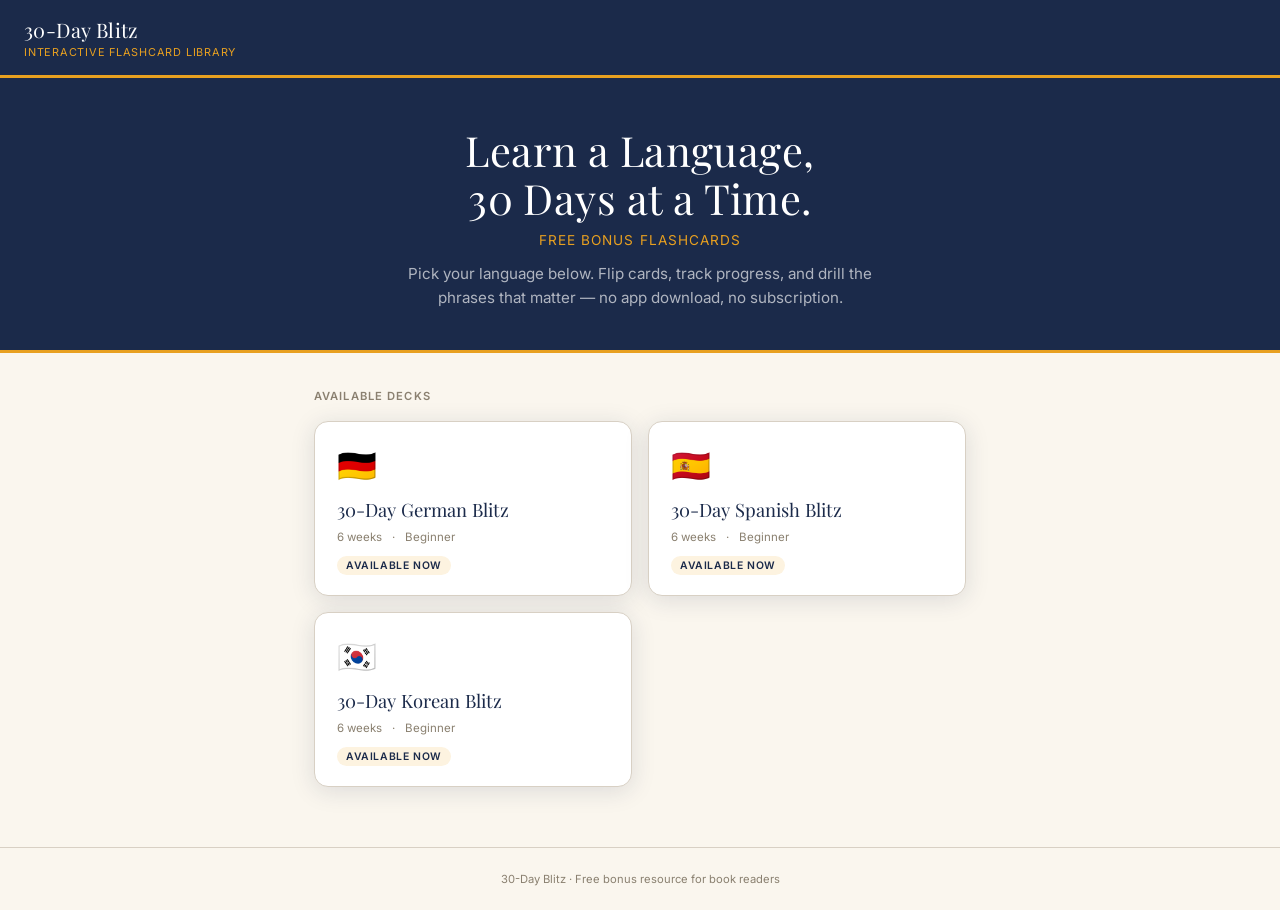
<file: index.html>
<!DOCTYPE html>
<html lang="en">
<head>
<meta charset="UTF-8">
<meta name="viewport" content="width=device-width, initial-scale=1.0">
<title>30-Day Blitz — Flashcards</title>
<link rel="preconnect" href="https://fonts.googleapis.com">
<link href="https://fonts.googleapis.com/css2?family=Playfair+Display:wght@700&family=Inter:wght@400;500;600&display=swap" rel="stylesheet">
<link rel="stylesheet" href="assets/style.css">
<style>
.hero {
  background: var(--navy);
  padding: 48px 24px 40px;
  text-align: center;
  border-bottom: 3px solid var(--gold);
}
.hero-title {
  font-family: 'Playfair Display', Georgia, serif;
  font-size: clamp(1.6rem, 6vw, 2.6rem);
  color: #fff;
  letter-spacing: .01em;
  line-height: 1.15;
}
.hero-sub {
  font-size: .85rem;
  color: var(--gold);
  letter-spacing: .08em;
  text-transform: uppercase;
  margin-top: 10px;
}
.hero-desc {
  font-size: .95rem;
  color: rgba(255,255,255,.65);
  margin-top: 14px;
  max-width: 480px;
  margin-left: auto;
  margin-right: auto;
  line-height: 1.6;
}

.decks-section {
  max-width: 700px;
  margin: 0 auto;
  padding: 36px 24px 60px;
}
.section-label {
  font-size: .7rem;
  font-weight: 600;
  letter-spacing: .1em;
  text-transform: uppercase;
  color: var(--muted);
  margin-bottom: 18px;
}
.decks-grid {
  display: grid;
  grid-template-columns: repeat(auto-fill, minmax(260px, 1fr));
  gap: 16px;
}
.deck-card {
  background: var(--card-bg);
  border: 1.5px solid var(--border);
  border-radius: 14px;
  padding: 24px 22px 20px;
  text-decoration: none;
  color: inherit;
  display: flex;
  flex-direction: column;
  gap: 8px;
  transition: all .18s;
  box-shadow: var(--shadow);
  position: relative;
  overflow: hidden;
}
.deck-card::before {
  content: '';
  position: absolute;
  top: 0; left: 0; right: 0;
  height: 3px;
  background: var(--gold);
  transform: scaleX(0);
  transform-origin: left;
  transition: transform .2s;
}
.deck-card:hover { border-color: var(--gold); transform: translateY(-2px); }
.deck-card:hover::before { transform: scaleX(1); }

.deck-flag { font-size: 2rem; margin-bottom: 4px; }
.deck-title {
  font-family: 'Playfair Display', serif;
  font-size: 1.15rem;
  color: var(--fg);
}
.deck-meta {
  font-size: .72rem;
  color: var(--muted);
  display: flex;
  gap: 10px;
  flex-wrap: wrap;
}
.deck-badge {
  font-size: .65rem;
  font-weight: 600;
  letter-spacing: .06em;
  text-transform: uppercase;
  padding: 3px 9px;
  border-radius: 10px;
  background: var(--lgold);
  color: var(--navy);
  align-self: flex-start;
  margin-top: 4px;
}

footer {
  text-align: center;
  font-size: .7rem;
  color: var(--muted);
  padding: 24px;
  border-top: 1px solid var(--border);
}
</style>
</head>
<body>

<header class="site-header">
  <div>
    <div class="header-brand">30-Day Blitz</div>
    <div class="header-sub">Interactive Flashcard Library</div>
  </div>
</header>

<div class="hero">
  <div class="hero-title">Learn a Language,<br>30 Days at a Time.</div>
  <div class="hero-sub">Free Bonus Flashcards</div>
  <div class="hero-desc">Pick your language below. Flip cards, track progress, and drill the phrases that matter — no app download, no subscription.</div>
</div>

<div class="decks-section">
  <div class="section-label">Available Decks</div>
  <div class="decks-grid">

    <a href="german/" class="deck-card">
      <div class="deck-flag">🇩🇪</div>
      <div class="deck-title">30-Day German Blitz</div>
      <div class="deck-meta">
        <span>6 weeks</span>
        <span>·</span>
        <span>Beginner</span>
      </div>
      <div class="deck-badge">Available Now</div>
    </a>

    <a href="spanish/" class="deck-card">
      <div class="deck-flag">🇪🇸</div>
      <div class="deck-title">30-Day Spanish Blitz</div>
      <div class="deck-meta">
        <span>6 weeks</span>
        <span>·</span>
        <span>Beginner</span>
      </div>
      <div class="deck-badge">Available Now</div>
    </a>

    <a href="korean/" class="deck-card">
      <div class="deck-flag">🇰🇷</div>
      <div class="deck-title">30-Day Korean Blitz</div>
      <div class="deck-meta">
        <span>6 weeks</span>
        <span>·</span>
        <span>Beginner</span>
      </div>
      <div class="deck-badge">Available Now</div>
    </a>

  </div>
</div>

<footer>
  30-Day Blitz · Free bonus resource for book readers
</footer>

</body>
</html>
</file>
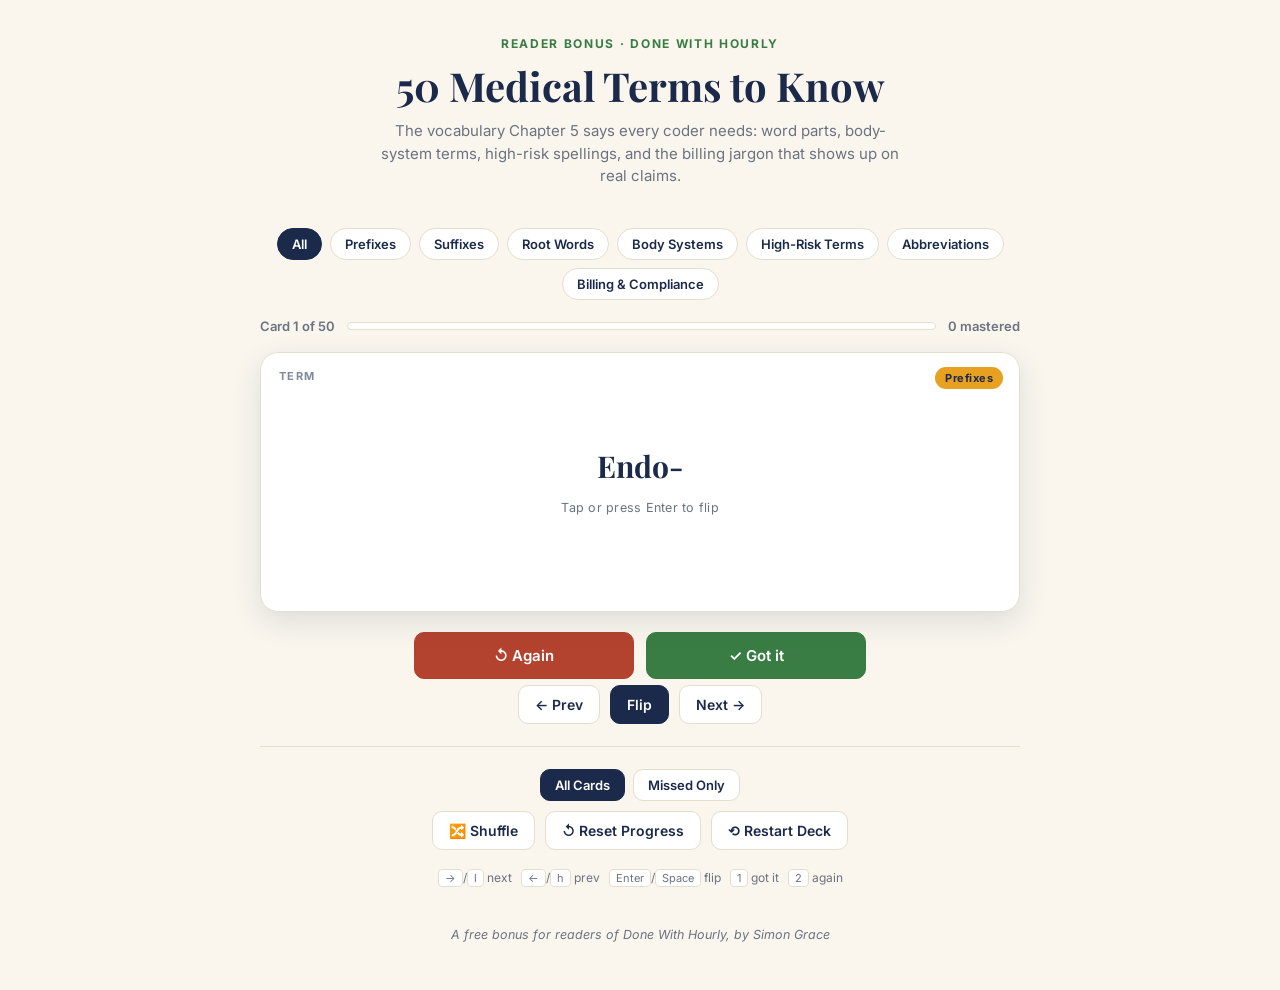
<file: done-with-hourly/index.html>
<!doctype html>
<html lang="en">
<head>
<meta charset="utf-8">
<meta name="viewport" content="width=device-width, initial-scale=1">
<title>50 Medical Terms — Done With Hourly</title>
<meta name="description" content="A free flashcard bonus for readers of Done With Hourly, by Simon Grace — 50 medical terminology terms grouped by category.">
<link rel="preconnect" href="https://fonts.googleapis.com">
<link rel="preconnect" href="https://fonts.gstatic.com" crossorigin>
<link href="https://fonts.googleapis.com/css2?family=Playfair+Display:wght@600;700&family=Inter:wght@400;500;600;700&display=swap" rel="stylesheet">
<style>
  :root{
    --navy:#1B2A4A;
    --gold:#E8A020;
    --cream:#FAF6EE;
    --green:#3A7D44;
    --ink:#1B2A4A;
    --muted:#6b7280;
    --card-bg:#ffffff;
    --card-back-bg:#1B2A4A;
    --border:#e5decf;
    --danger:#b3432f;
    --bg:var(--cream);
    --surface:#ffffff;
  }
  @media (prefers-color-scheme: dark){
    :root:not([data-theme="light"]){
      --bg:#14213a;
      --surface:#1c2c4d;
      --ink:#f3ede0;
      --muted:#b7c0d8;
      --card-bg:#1c2c4d;
      --card-back-bg:#0f1830;
      --border:#2c3c63;
      --cream:#14213a;
    }
  }
  :root[data-theme="dark"]{
    --bg:#14213a;
    --surface:#1c2c4d;
    --ink:#f3ede0;
    --muted:#b7c0d8;
    --card-bg:#1c2c4d;
    --card-back-bg:#0f1830;
    --border:#2c3c63;
    --cream:#14213a;
  }
  *{box-sizing:border-box;}
  html,body{margin:0;padding:0;}
  body{
    background:var(--bg);
    color:var(--ink);
    font-family:'Inter',system-ui,sans-serif;
    min-height:100vh;
    padding:0 16px 48px;
  }
  .wrap{max-width:760px;margin:0 auto;}
  header{
    text-align:center;
    padding:36px 0 18px;
  }
  .eyebrow{
    font-size:12px;
    letter-spacing:.14em;
    text-transform:uppercase;
    color:var(--green);
    font-weight:700;
    margin-bottom:8px;
  }
  h1{
    font-family:'Playfair Display',serif;
    font-size:clamp(28px,5vw,40px);
    margin:0 0 8px;
    color:var(--ink);
  }
  .sub{
    color:var(--muted);
    font-size:15px;
    max-width:520px;
    margin:0 auto;
    line-height:1.5;
  }

  .tabs{
    display:flex;
    flex-wrap:wrap;
    gap:8px;
    justify-content:center;
    margin:22px 0 10px;
  }
  .tab{
    border:1px solid var(--border);
    background:var(--surface);
    color:var(--ink);
    padding:7px 14px;
    border-radius:999px;
    font-size:13px;
    font-weight:600;
    cursor:pointer;
    transition:all .15s ease;
  }
  .tab:hover{border-color:var(--gold);}
  .tab.active{
    background:var(--navy);
    border-color:var(--navy);
    color:#fff;
  }
  :root[data-theme="dark"] .tab.active,
  @media (prefers-color-scheme: dark){ :root:not([data-theme="light"]) .tab.active{ background:var(--gold); border-color:var(--gold); color:#1B2A4A; } }

  .status-row{
    display:flex;
    align-items:center;
    justify-content:space-between;
    gap:12px;
    margin:18px 0 8px;
    font-size:13px;
    color:var(--muted);
    font-weight:600;
  }
  .progress-track{
    flex:1;
    height:8px;
    background:var(--surface);
    border:1px solid var(--border);
    border-radius:999px;
    overflow:hidden;
  }
  .progress-fill{
    height:100%;
    width:0%;
    background:var(--green);
    transition:width .25s ease;
  }

  .stage{
    perspective:1600px;
    margin:18px 0 20px;
  }
  .card{
    position:relative;
    width:100%;
    min-height:260px;
    cursor:pointer;
    transform-style:preserve-3d;
    transition:transform .5s cubic-bezier(.4,.2,.2,1);
  }
  .card.flipped{transform:rotateY(180deg);}
  .face{
    position:absolute;
    inset:0;
    backface-visibility:hidden;
    border-radius:18px;
    padding:28px;
    display:flex;
    flex-direction:column;
    align-items:center;
    justify-content:center;
    text-align:center;
    box-shadow:0 10px 30px rgba(27,42,74,.12);
    border:1px solid var(--border);
  }
  .face.front{
    background:var(--card-bg);
    color:var(--ink);
  }
  .face.back{
    background:var(--card-back-bg);
    color:#fdf6e9;
    transform:rotateY(180deg);
  }
  .face-label{
    position:absolute;
    top:16px;
    left:18px;
    font-size:11px;
    letter-spacing:.12em;
    text-transform:uppercase;
    font-weight:700;
    opacity:.55;
  }
  .group-chip{
    position:absolute;
    top:14px;
    right:16px;
    font-size:11px;
    font-weight:700;
    letter-spacing:.04em;
    background:var(--gold);
    color:#1B2A4A;
    padding:4px 10px;
    border-radius:999px;
  }
  .term{
    font-family:'Playfair Display',serif;
    font-size:clamp(22px,4.2vw,30px);
    font-weight:700;
    line-height:1.25;
  }
  .hint{
    margin-top:14px;
    font-size:12.5px;
    color:var(--muted);
    letter-spacing:.02em;
  }
  .face.back .hint{color:#cbd6ef;}
  .definition{
    font-size:17px;
    line-height:1.5;
    font-weight:500;
  }
  .detail{
    margin-top:12px;
    font-size:14px;
    line-height:1.5;
    color:#cbd6ef;
    font-style:italic;
  }

  .controls{
    display:flex;
    flex-wrap:wrap;
    gap:10px;
    justify-content:center;
    margin-top:6px;
  }
  button{
    font-family:inherit;
    font-size:14px;
    font-weight:600;
    border-radius:10px;
    border:1px solid var(--border);
    background:var(--surface);
    color:var(--ink);
    padding:10px 16px;
    cursor:pointer;
    transition:transform .1s ease, border-color .15s ease, background .15s ease;
  }
  button:hover{border-color:var(--gold);}
  button:active{transform:scale(.97);}
  .btn-primary{
    background:var(--navy);
    color:#fff;
    border-color:var(--navy);
  }
  .btn-got{
    background:var(--green);
    color:#fff;
    border-color:var(--green);
  }
  .btn-again{
    background:var(--danger);
    color:#fff;
    border-color:var(--danger);
  }
  .grade-row{
    display:flex;
    gap:12px;
    justify-content:center;
    margin-top:16px;
  }
  .grade-row button{
    flex:1;
    max-width:220px;
    padding:13px 16px;
    font-size:15px;
  }
  .toolbar{
    margin-top:22px;
    padding-top:18px;
    border-top:1px solid var(--border);
  }
  .toolbar .controls{margin-top:10px;}
  .mode-toggle{
    display:flex;
    justify-content:center;
    gap:8px;
    margin-top:4px;
  }
  .mode-toggle button{padding:7px 14px;font-size:13px;}
  .mode-toggle button.active{
    background:var(--navy);
    color:#fff;
    border-color:var(--navy);
  }

  .kbd-hint{
    text-align:center;
    font-size:12px;
    color:var(--muted);
    margin-top:18px;
    line-height:1.6;
  }
  kbd{
    font-family:inherit;
    background:var(--surface);
    border:1px solid var(--border);
    border-radius:4px;
    padding:1px 6px;
    font-size:11px;
  }

  .complete{
    text-align:center;
    padding:48px 20px;
    background:var(--surface);
    border:1px solid var(--border);
    border-radius:18px;
  }
  .complete h2{
    font-family:'Playfair Display',serif;
    font-size:26px;
    margin:0 0 10px;
  }
  .complete p{color:var(--muted);margin:0 0 20px;}

  .hidden{display:none !important;}

  footer{
    text-align:center;
    margin-top:40px;
    font-size:12.5px;
    color:var(--muted);
    font-style:italic;
  }

  @media (max-width:480px){
    .face{padding:22px;}
    .grade-row{flex-direction:column;}
    .grade-row button{max-width:none;}
  }
</style>
</head>
<body>
<div class="wrap">
  <header>
    <div class="eyebrow">Reader Bonus · Done With Hourly</div>
    <h1>50 Medical Terms to Know</h1>
    <p class="sub">The vocabulary Chapter 5 says every coder needs: word parts, body-system terms, high-risk spellings, and the billing jargon that shows up on real claims.</p>
  </header>

  <div class="tabs" id="tabs"></div>

  <div class="status-row">
    <span id="cardCounter">Card 1 of 50</span>
    <div class="progress-track"><div class="progress-fill" id="progressFill"></div></div>
    <span id="masteredCount">0 mastered</span>
  </div>

  <div class="stage" id="stage">
    <div class="card" id="card">
      <div class="face front">
        <span class="face-label">Term</span>
        <span class="group-chip" id="chipFront"></span>
        <div class="term" id="termText"></div>
        <div class="hint">Tap or press Enter to flip</div>
      </div>
      <div class="face back">
        <span class="face-label">Definition</span>
        <span class="group-chip" id="chipBack"></span>
        <div class="definition" id="defText"></div>
        <div class="detail" id="detailText"></div>
        <div class="hint">1 = Got it · 2 = Again</div>
      </div>
    </div>
  </div>

  <div class="grade-row" id="gradeRow">
    <button class="btn-again" id="btnAgain">↺ Again</button>
    <button class="btn-got" id="btnGot">✓ Got it</button>
  </div>

  <div class="controls">
    <button id="btnPrev">← Prev</button>
    <button id="btnFlip" class="btn-primary">Flip</button>
    <button id="btnNext">Next →</button>
  </div>

  <div id="completeScreen" class="complete hidden">
    <h2 id="completeTitle">Deck cleared 🎉</h2>
    <p id="completeSub">Every card in this view has been marked "Got it."</p>
    <div class="controls">
      <button class="btn-primary" id="btnReviewMissedFromComplete">Review Missed</button>
      <button id="btnRestartFromComplete">Restart Deck</button>
    </div>
  </div>

  <div class="toolbar">
    <div class="mode-toggle">
      <button id="modeAll" class="active">All Cards</button>
      <button id="modeMissed">Missed Only</button>
    </div>
    <div class="controls">
      <button id="btnShuffle">🔀 Shuffle</button>
      <button id="btnReset">↺ Reset Progress</button>
      <button id="btnRestart">⟲ Restart Deck</button>
    </div>
  </div>

  <div class="kbd-hint">
    <kbd>→</kbd>/<kbd>l</kbd> next &nbsp; <kbd>←</kbd>/<kbd>h</kbd> prev &nbsp; <kbd>Enter</kbd>/<kbd>Space</kbd> flip &nbsp; <kbd>1</kbd> got it &nbsp; <kbd>2</kbd> again
  </div>

  <footer>A free bonus for readers of Done With Hourly, by Simon Grace</footer>
</div>

<script>
const cards = [
  // Prefixes
  { group: "Prefixes", front: "Endo-", back: "Inside, within", detail: "e.g. endoscopy — looking inside the body" },
  { group: "Prefixes", front: "Hypo-", back: "Low, under", detail: "e.g. hypotension — low blood pressure" },
  { group: "Prefixes", front: "Pre-", back: "Before", detail: "e.g. preoperative — before surgery" },
  { group: "Prefixes", front: "Hyper-", back: "High, above", detail: "e.g. hypertension — high blood pressure" },
  { group: "Prefixes", front: "Tachy-", back: "Fast", detail: "e.g. tachycardia — abnormally fast heart rate" },
  { group: "Prefixes", front: "Inter-", back: "Between", detail: "e.g. intercostal — between the ribs" },
  { group: "Prefixes", front: "Brady-", back: "Slow", detail: "e.g. bradycardia — abnormally slow heart rate" },
  { group: "Prefixes", front: "Exo-", back: "Outside", detail: "opposite of endo-" },
  { group: "Prefixes", front: "Post-", back: "After", detail: "e.g. postoperative — after surgery" },
  { group: "Prefixes", front: "Neo-", back: "New", detail: "e.g. neonatal — newborn" },

  // Suffixes
  { group: "Suffixes", front: "-algia", back: "Pain", detail: "e.g. neuralgia — nerve pain" },
  { group: "Suffixes", front: "-ectomy", back: "Surgical removal", detail: "e.g. appendectomy — removal of the appendix" },
  { group: "Suffixes", front: "-graphy", back: "Process of recording", detail: "e.g. radiography" },
  { group: "Suffixes", front: "-itis", back: "Inflammation", detail: "e.g. arthritis — inflammation of the joints" },
  { group: "Suffixes", front: "-ology", back: "Study of", detail: "e.g. cardiology — the study of the heart" },
  { group: "Suffixes", front: "-opathy", back: "Disease or condition", detail: "e.g. cardiomyopathy — disease of the heart muscle" },
  { group: "Suffixes", front: "-osis", back: "Abnormal condition", detail: "e.g. cirrhosis — a liver disease" },
  { group: "Suffixes", front: "-plasty", back: "Surgical repair", detail: "e.g. rhinoplasty" },
  { group: "Suffixes", front: "-rrhea", back: "Flow, discharge", detail: "e.g. diarrhea" },
  { group: "Suffixes", front: "-sclerosis", back: "Hardening", detail: "e.g. atherosclerosis" },

  // Root Words
  { group: "Root Words", front: "Cardi-", back: "Heart", detail: "e.g. cardiology, cardiomyopathy" },
  { group: "Root Words", front: "Dermat-", back: "Skin", detail: "e.g. dermatitis — inflammation of the skin" },
  { group: "Root Words", front: "Gastro-", back: "Stomach", detail: "e.g. gastritis — inflammation of the stomach lining" },

  // Body Systems & Conditions
  { group: "Body Systems", front: "Myocardial infarction", back: "Heart attack", detail: "Cardiovascular system" },
  { group: "Body Systems", front: "Arrhythmia", back: "Irregular heartbeat", detail: "Cardiovascular system · also a high-risk spelling (not \"arhythmia\")" },
  { group: "Body Systems", front: "Hypertension", back: "High blood pressure", detail: "Cardiovascular system" },
  { group: "Body Systems", front: "Pneumonia", back: "Inflammation or infection of the lungs", detail: "Respiratory system" },
  { group: "Body Systems", front: "Asthma", back: "Chronic condition in which the airways constrict, making it difficult to breathe", detail: "Respiratory system" },
  { group: "Body Systems", front: "Bronchitis", back: "Inflammation of the bronchial tubes", detail: "Respiratory system, typically due to infection or irritation" },
  { group: "Body Systems", front: "Dermatitis", back: "Inflammation of the skin", detail: "Integumentary system" },
  { group: "Body Systems", front: "Psoriasis", back: "A chronic skin condition that leads to red, scaly patches", detail: "Integumentary system" },
  { group: "Body Systems", front: "Melanoma", back: "A type of skin cancer", detail: "Integumentary system" },
  { group: "Body Systems", front: "Fracture", back: "A break in the bone", detail: "Musculoskeletal system" },
  { group: "Body Systems", front: "Osteoarthritis", back: "A form of arthritis caused by the breakdown of cartilage in the joints", detail: "Musculoskeletal system" },
  { group: "Body Systems", front: "Osteoporosis", back: "A condition that weakens bones, making them more susceptible to fractures", detail: "Musculoskeletal system" },

  // High-Risk Terms
  { group: "High-Risk Terms", front: "Choledocholithiasis", back: "Gallstones in the bile duct", detail: "Frequently misspelled due to its length and complexity" },
  { group: "High-Risk Terms", front: "Perineum", back: "The area between the genitals and anus", detail: "Commonly misspelled as \"perinium\"" },
  { group: "High-Risk Terms", front: "Abscess", back: "A collection of pus", detail: "Easily confused with \"access\"" },

  // Abbreviations
  { group: "Abbreviations", front: "D/C", back: "Discharge", detail: "Standard clinical documentation abbreviation" },
  { group: "Abbreviations", front: "NPO", back: "Nothing by mouth", detail: "From the Latin nil per os" },
  { group: "Abbreviations", front: "BID", back: "Twice a day", detail: "Medication frequency abbreviation" },
  { group: "Abbreviations", front: "TID", back: "Three times a day", detail: "Medication frequency abbreviation" },
  { group: "Abbreviations", front: "PRN", back: "As needed", detail: "Medication frequency abbreviation" },

  // Billing & Compliance
  { group: "Billing & Compliance", front: "SOAP note", back: "Subjective, Objective, Assessment, Plan", detail: "The standard structure for documenting a patient visit" },
  { group: "Billing & Compliance", front: "Prior authorization", back: "The insurance company's approval to proceed with a specific service before it's rendered", detail: "Required before many non-emergency services" },
  { group: "Billing & Compliance", front: "Deductible", back: "The amount a patient must pay out-of-pocket for healthcare services before insurance starts covering costs", detail: "Typically resets annually" },
  { group: "Billing & Compliance", front: "Copayment (copay)", back: "A fixed amount a patient pays for a specific service at the time it's provided", detail: "Usually due upfront, e.g. a $20 office-visit copay" },
  { group: "Billing & Compliance", front: "EOB", back: "Explanation of Benefits — a document showing how insurance processed a claim and what the patient owes", detail: "Not a bill itself, but explains one" },
  { group: "Billing & Compliance", front: "Clearinghouse", back: "A third party that receives claims, checks them for errors, then forwards them to the insurance company", detail: "Catches missing info or invalid codes before the payer sees the claim" },
  { group: "Billing & Compliance", front: "Unbundling", back: "Billing separately for services that should be billed together as one comprehensive service", detail: "A compliance risk that can trigger audits and penalties" }
];

const groups = ["All", ...Array.from(new Set(cards.map(c => c.group)))];

let queue = cards.map((c, i) => i);
let missed = new Set();
let masteredInView = new Set();
let currentGroup = "All";
let currentMode = "all"; // "all" | "missed"
let pos = 0;
let isFlipped = false;

const tabsEl = document.getElementById('tabs');
const cardEl = document.getElementById('card');
const termText = document.getElementById('termText');
const defText = document.getElementById('defText');
const detailText = document.getElementById('detailText');
const chipFront = document.getElementById('chipFront');
const chipBack = document.getElementById('chipBack');
const cardCounter = document.getElementById('cardCounter');
const masteredCountEl = document.getElementById('masteredCount');
const progressFill = document.getElementById('progressFill');
const stage = document.getElementById('stage');
const gradeRow = document.getElementById('gradeRow');
const completeScreen = document.getElementById('completeScreen');
const completeTitle = document.getElementById('completeTitle');
const completeSub = document.getElementById('completeSub');
const modeAllBtn = document.getElementById('modeAll');
const modeMissedBtn = document.getElementById('modeMissed');

function activeIndices(){
  let idxs = cards.map((c, i) => i);
  if (currentGroup !== "All") idxs = idxs.filter(i => cards[i].group === currentGroup);
  if (currentMode === "missed") idxs = idxs.filter(i => missed.has(i));
  return idxs;
}

function buildTabs(){
  tabsEl.innerHTML = "";
  groups.forEach(g => {
    const btn = document.createElement('button');
    btn.className = 'tab' + (g === currentGroup ? ' active' : '');
    btn.textContent = g;
    btn.addEventListener('click', () => {
      currentGroup = g;
      startQueue();
      buildTabs();
    });
    tabsEl.appendChild(btn);
  });
}

function startQueue(){
  queue = activeIndices();
  pos = 0;
  isFlipped = false;
  masteredInView = new Set();
  cardEl.classList.remove('flipped');
  completeScreen.classList.add('hidden');
  stage.classList.remove('hidden');
  gradeRow.classList.remove('hidden');
  document.querySelector('.controls').classList.remove('hidden');
  render();
}

function render(){
  if (queue.length === 0){
    showComplete(true);
    return;
  }
  if (pos >= queue.length) pos = 0;
  const idx = queue[pos];
  const c = cards[idx];
  termText.textContent = c.front;
  defText.textContent = c.back;
  detailText.textContent = c.detail || "";
  chipFront.textContent = c.group;
  chipBack.textContent = c.group;
  cardCounter.textContent = `Card ${pos + 1} of ${queue.length}`;
  masteredCountEl.textContent = `${masteredInView.size} mastered`;
  const total = queue.length + masteredInView.size;
  const pct = total ? Math.round((masteredInView.size / total) * 100) : 0;
  progressFill.style.width = pct + "%";
}

function showComplete(cleared){
  stage.classList.add('hidden');
  gradeRow.classList.add('hidden');
  completeScreen.classList.remove('hidden');
  if (cleared){
    completeTitle.textContent = currentMode === "missed" ? "Missed cards cleared 🎉" : "Deck cleared 🎉";
    completeSub.textContent = missed.size > 0
      ? `${missed.size} card${missed.size === 1 ? '' : 's'} still need review.`
      : "Every card has been marked \"Got it.\"";
  }
}

function flip(){
  isFlipped = !isFlipped;
  cardEl.classList.toggle('flipped', isFlipped);
}

function next(){
  if (queue.length === 0) return;
  isFlipped = false;
  cardEl.classList.remove('flipped');
  pos = (pos + 1) % queue.length;
  render();
}

function prev(){
  if (queue.length === 0) return;
  isFlipped = false;
  cardEl.classList.remove('flipped');
  pos = (pos - 1 + queue.length) % queue.length;
  render();
}

function grade(gotIt){
  if (queue.length === 0) return;
  const idx = queue[pos];
  if (gotIt){
    missed.delete(idx);
    masteredInView.add(idx);
    queue.splice(pos, 1);
  } else {
    missed.add(idx);
    pos = (pos + 1) % Math.max(queue.length, 1);
  }
  isFlipped = false;
  cardEl.classList.remove('flipped');
  if (queue.length === 0){
    showComplete(true);
  } else {
    if (pos >= queue.length) pos = 0;
    render();
  }
}

function shuffle(){
  for (let i = queue.length - 1; i > 0; i--){
    const j = Math.floor(Math.random() * (i + 1));
    [queue[i], queue[j]] = [queue[j], queue[i]];
  }
  pos = 0;
  isFlipped = false;
  cardEl.classList.remove('flipped');
  render();
}

document.getElementById('btnFlip').addEventListener('click', flip);
cardEl.addEventListener('click', flip);
document.getElementById('btnNext').addEventListener('click', next);
document.getElementById('btnPrev').addEventListener('click', prev);
document.getElementById('btnGot').addEventListener('click', () => grade(true));
document.getElementById('btnAgain').addEventListener('click', () => grade(false));
document.getElementById('btnShuffle').addEventListener('click', shuffle);
document.getElementById('btnReset').addEventListener('click', () => { missed.clear(); startQueue(); });
document.getElementById('btnRestart').addEventListener('click', startQueue);
document.getElementById('btnRestartFromComplete').addEventListener('click', startQueue);
document.getElementById('btnReviewMissedFromComplete').addEventListener('click', () => {
  currentMode = "missed";
  modeMissedBtn.classList.add('active');
  modeAllBtn.classList.remove('active');
  startQueue();
});

modeAllBtn.addEventListener('click', () => {
  currentMode = "all";
  modeAllBtn.classList.add('active');
  modeMissedBtn.classList.remove('active');
  startQueue();
});
modeMissedBtn.addEventListener('click', () => {
  currentMode = "missed";
  modeMissedBtn.classList.add('active');
  modeAllBtn.classList.remove('active');
  startQueue();
});

document.addEventListener('keydown', (e) => {
  if (['INPUT','TEXTAREA'].includes(document.activeElement.tagName)) return;
  switch(e.key){
    case 'ArrowRight': case 'l': next(); break;
    case 'ArrowLeft': case 'h': prev(); break;
    case 'Enter': case ' ': e.preventDefault(); flip(); break;
    case '1': if (isFlipped) grade(true); break;
    case '2': if (isFlipped) grade(false); break;
  }
});

buildTabs();
startQueue();
</script>
</body>
</html>
</file>
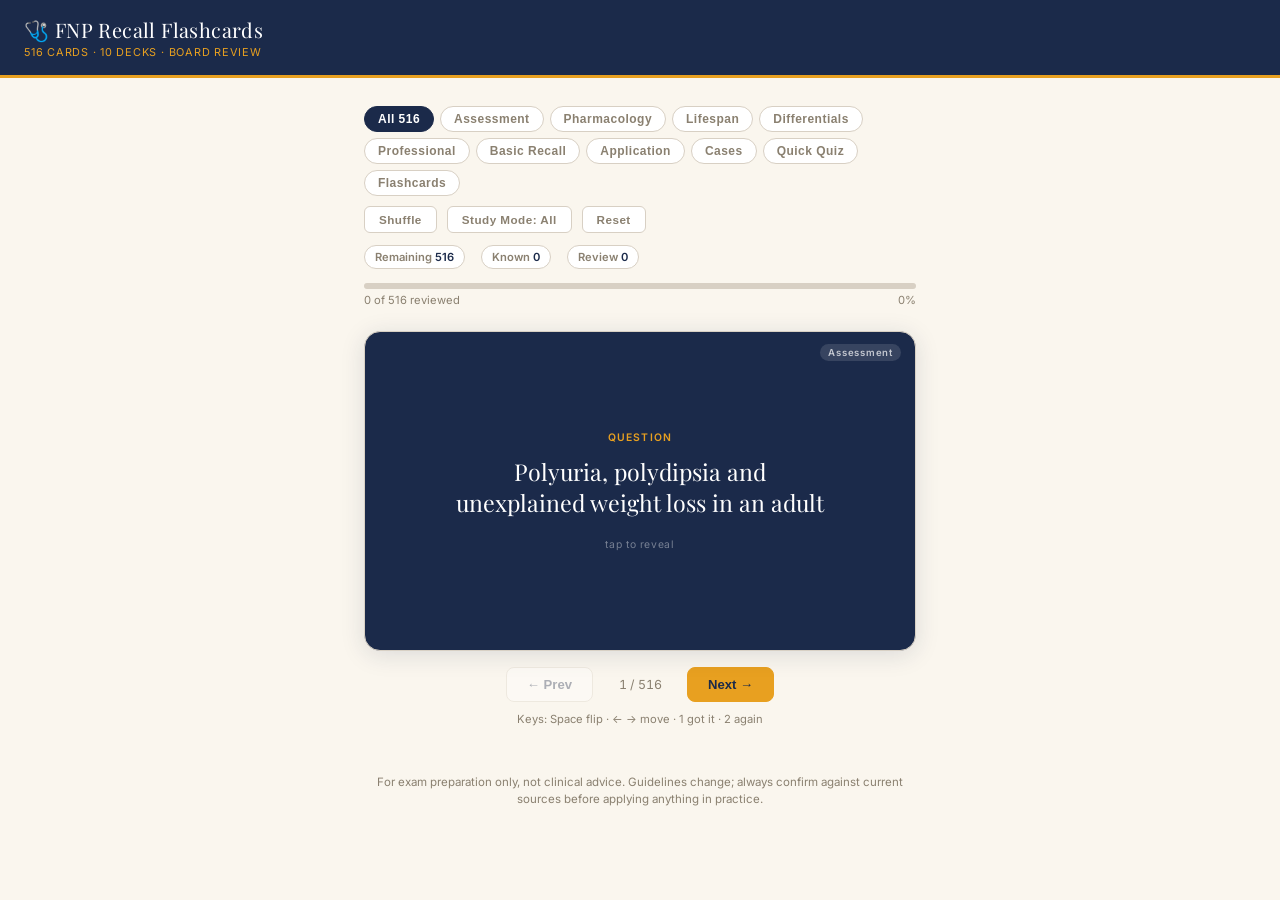
<file: fnp/index.html>
<!DOCTYPE html>
<html lang="en">
<head>
<meta charset="UTF-8">
<meta name="viewport" content="width=device-width, initial-scale=1.0">
<title>FNP Recall Flashcards — The Engram Protocol</title>
<meta name="robots" content="noindex">
<link rel="preconnect" href="https://fonts.googleapis.com">
<link href="https://fonts.googleapis.com/css2?family=Playfair+Display:wght@700&family=Inter:wght@400;500;600&display=swap" rel="stylesheet">
<link rel="stylesheet" href="../assets/style.css">
<style>
/* Long clinical text: let the card grow instead of a fixed 3:2 box */
.flip-card{max-width:600px}
.flip-inner{aspect-ratio:auto;min-height:320px;display:grid}
.card-face{position:relative;inset:auto;grid-area:1/1;min-height:320px}
.card-main-text{font-size:clamp(1.1rem,4.2vw,1.45rem);line-height:1.35}
.card-main-back{font-size:clamp(.98rem,3.6vw,1.15rem);font-weight:500;line-height:1.5}
.card-id{font-size:.68rem;letter-spacing:.08em;opacity:.7;margin-top:14px}
.week-tabs{flex-wrap:wrap}
.disclaimer{max-width:600px;margin:28px auto 0;font-size:.72rem;color:var(--muted);text-align:center;line-height:1.5}
.kbd-hint{font-size:.7rem;color:var(--muted);text-align:center;margin-top:10px}
</style>
</head>
<body>

<header class="site-header">
  <div>
    <div class="header-brand">🩺 FNP Recall Flashcards</div>
    <div class="header-sub">516 Cards · 10 Decks · Board Review</div>
  </div>
</header>

<div class="page-inner">

  <div class="week-tabs" id="weekTabs">
    <button class="week-tab active" data-group="All">All 516</button>
    <button class="week-tab" data-group="Assessment">Assessment</button>
    <button class="week-tab" data-group="Pharmacology">Pharmacology</button>
    <button class="week-tab" data-group="Lifespan">Lifespan</button>
    <button class="week-tab" data-group="Differentials">Differentials</button>
    <button class="week-tab" data-group="Professional">Professional</button>
    <button class="week-tab" data-group="Basic Recall">Basic Recall</button>
    <button class="week-tab" data-group="Application">Application</button>
    <button class="week-tab" data-group="Cases">Cases</button>
    <button class="week-tab" data-group="Quick Quiz">Quick Quiz</button>
    <button class="week-tab" data-group="Flashcards">Flashcards</button>
  </div>

  <div class="controls-row">
    <button class="ctrl-btn" id="shuffleBtn">Shuffle</button>
    <button class="ctrl-btn" id="studyModeBtn">Study Mode: All</button>
    <button class="ctrl-btn" id="resetBtn">Reset</button>
  </div>

  <div class="stats-strip">
    <div class="stat-pill">Remaining <span id="statRemain">0</span></div>
    <div class="stat-pill">Known <span id="statKnown">0</span></div>
    <div class="stat-pill">Review <span id="statReview">0</span></div>
  </div>

  <div class="progress-wrap" style="margin-bottom:4px;">
    <div class="progress-fill" id="progressFill" style="width:0%"></div>
  </div>
  <div style="font-size:.7rem;color:var(--muted);display:flex;justify-content:space-between;margin-bottom:16px;">
    <span id="progressText">0 of 0 reviewed</span>
    <span id="progressPct">0%</span>
  </div>

  <div class="card-area" id="cardArea">
    <div class="flip-card" id="flipCard">
      <div class="flip-inner">
        <div class="card-face card-front">
          <div class="card-badge" id="cardBadge">Deck</div>
          <div class="card-eyebrow">QUESTION</div>
          <div class="card-main-text" id="cardFront">—</div>
          <div class="card-tap-hint">tap to reveal</div>
        </div>
        <div class="card-face card-back">
          <div class="card-badge-back" id="cardBadgeBack">Deck</div>
          <div class="card-eyebrow-back">ANSWER</div>
          <div class="card-main-back" id="cardBack">—</div>
          <div class="card-id" id="cardId"></div>
        </div>
      </div>
    </div>

    <div class="nav-row">
      <button class="btn" id="prevBtn">← Prev</button>
      <span class="card-counter" id="cardCounter">1 / 1</span>
      <button class="btn primary" id="nextBtn">Next →</button>
    </div>

    <div class="verdict-row" id="verdictRow" style="display:none;">
      <button class="verdict-btn again" id="againBtn">↩ Again</button>
      <button class="verdict-btn know"  id="knowBtn">✓ Got it</button>
    </div>
    <div class="kbd-hint">Keys: Space flip · ← → move · 1 got it · 2 again</div>
  </div>

  <div class="done-screen" id="doneScreen">
    <div style="font-family:'Playfair Display',serif;font-size:2.5rem;color:var(--gold);">★</div>
    <div class="done-title">Deck Complete!</div>
    <div class="done-sub">You've reviewed all the cards in this set.</div>
    <div class="done-stats">
      <div class="done-stat"><div class="done-stat-n" id="doneKnown">0</div><div class="done-stat-label">Known</div></div>
      <div class="done-stat"><div class="done-stat-n" id="doneReview">0</div><div class="done-stat-label">For Review</div></div>
      <div class="done-stat"><div class="done-stat-n" id="donePct">0%</div><div class="done-stat-label">Mastered</div></div>
    </div>
    <button class="btn primary" id="restartBtn" style="margin-top:6px;">Study Again</button>
    <button class="btn" id="reviewWrongBtn" style="margin-top:4px;">Review Missed Only</button>
  </div>

  <p class="disclaimer">For exam preparation only, not clinical advice. Guidelines change; always confirm against current sources before applying anything in practice.</p>

</div>

<script>
const CARDS = [{"id":"A1","group":"Assessment","front":"Polyuria, polydipsia and unexplained weight loss in an adult","back":"Diabetes mellitus. Confirm with A1c ≥ 6.5%, fasting glucose ≥ 126, or random glucose ≥ 200 with symptoms."},{"id":"A2","group":"Assessment","front":"Sudden tearing chest pain radiating to the back in a man with hypertension","back":"Aortic dissection. Look for a pulse or BP difference between the arms; this is an emergency."},{"id":"A3","group":"Assessment","front":"Woman of childbearing age with RLQ pain, nausea and fever: what must be ruled out first?","back":"Ectopic pregnancy: get a pregnancy test first. Appendicitis is the most likely diagnosis once pregnancy is excluded."},{"id":"A4","group":"Assessment","front":"60-year-old smoker with a persistent cough and weight loss for 3 months","back":"Lung cancer until proven otherwise. Get a chest X-ray, then CT."},{"id":"A5","group":"Assessment","front":"Severe sore throat, fever and a muffled \"hot potato\" voice in an adult","back":"Epiglottitis (also consider peritonsillar abscess). Protect the airway and do not examine the throat with a tongue blade."},{"id":"A6","group":"Assessment","front":"Gradual fatigue, constipation and dry skin in a 55-year-old woman","back":"Hypothyroidism. Check TSH."},{"id":"A8","group":"Assessment","front":"Painless gross hematuria in a 70-year-old","back":"Bladder cancer (urothelial). Refer for cystoscopy and CT urography."},{"id":"A9","group":"Assessment","front":"Heat intolerance, weight loss and tachycardia in a 35-year-old woman","back":"Hyperthyroidism, most often Graves disease. Low TSH, high free T4."},{"id":"A10","group":"Assessment","front":"Sudden \"worst headache of my life\"","back":"Subarachnoid hemorrhage. Non-contrast head CT; LP if the CT is negative and was done after 6 hours."},{"id":"A11","group":"Assessment","front":"Unilateral leg swelling, pain and redness after a long trip","back":"DVT. Use Wells score, then D-dimer or compression ultrasound."},{"id":"A12","group":"Assessment","front":"Widespread pain for 3+ months, fatigue and unrefreshing sleep in a 40-year-old woman","back":"Fibromyalgia. Current ACR criteria use the widespread pain index and symptom severity scale; tender-point counts are no longer required."},{"id":"A13","group":"Assessment","front":"Pregnant woman with RUQ pain, nausea and vomiting: what is the most important concern?","back":"In the 2nd–3rd trimester, rule out preeclampsia with severe features or HELLP first (BP, platelets, liver enzymes). Gallbladder disease is common, but HELLP is the dangerous miss."},{"id":"A14","group":"Assessment","front":"Fever, confusion and neck stiffness in a 65-year-old","back":"Bacterial meningitis. Blood cultures and empiric antibiotics right away; do not delay for CT or LP."},{"id":"A15","group":"Assessment","front":"50-year-old smoker with chronic cough and progressive shortness of breath","back":"COPD. Confirm with spirometry: post-bronchodilator FEV1/FVC < 0.70."},{"id":"A16","group":"Assessment","front":"Painless testicular mass in a 25-year-old man","back":"Testicular cancer. Scrotal ultrasound and urology referral."},{"id":"A17","group":"Assessment","front":"Epigastric pain after meals that improves with antacids","back":"Peptic ulcer disease. Test for H. pylori and review NSAID use."},{"id":"A18","group":"Assessment","front":"Unilateral pulsating headache with nausea and light sensitivity","back":"Migraine."},{"id":"A19","group":"Assessment","front":"Ascites, JVD and progressive leg edema in a 56-year-old man","back":"Right-sided heart failure. Get BNP and an echocardiogram."},{"id":"A20","group":"Assessment","front":"Joint pain, malar (butterfly) rash and photosensitivity in a 37-year-old woman","back":"Systemic lupus erythematosus. ANA is the screening test; anti-dsDNA and anti-Smith are specific."},{"id":"A21","group":"Assessment","front":"Gradual memory loss, personality change and trouble with daily tasks in a 66-year-old","back":"Alzheimer disease (most common dementia). Rule out B12 deficiency, hypothyroidism and depression."},{"id":"A22","group":"Assessment","front":"Sharp pleuritic chest pain, worse lying flat and better leaning forward","back":"Acute pericarditis. ECG shows diffuse ST elevation with PR depression."},{"id":"A23","group":"Assessment","front":"Postmenopausal bleeding","back":"Endometrial cancer until proven otherwise. Transvaginal ultrasound (stripe > 4 mm) or endometrial biopsy."},{"id":"A24","group":"Assessment","front":"Painless, mobile, rubbery breast lump in a 28-year-old","back":"Fibroadenoma. Ultrasound is the first imaging test under 30."},{"id":"A25","group":"Assessment","front":"Tremor, confusion and hallucinations 2–4 days after a heavy drinker's last drink","back":"Delirium tremens. Treat with benzodiazepines and thiamine."},{"id":"A26","group":"Assessment","front":"Sore throat, fever and a sandpaper-like rash in a 10-year-old","back":"Scarlet fever (group A strep). Treat with penicillin or amoxicillin."},{"id":"A27","group":"Assessment","front":"Trouble swallowing both solids and liquids from the start","back":"Achalasia (motility disorder). In someone over 50 with weight loss, rule out cancer that mimics it."},{"id":"A28","group":"Assessment","front":"Heavy periods, pelvic pressure and an enlarged, irregular uterus","back":"Uterine fibroids (leiomyomas). Pelvic ultrasound."},{"id":"A29","group":"Assessment","front":"Older adult with progressive dyspnea, dry \"Velcro\" bibasilar crackles and clubbing, no edema","back":"Idiopathic pulmonary fibrosis. High-resolution CT. (Crackles with edema and JVD point to heart failure instead.)"},{"id":"A30","group":"Assessment","front":"Hard, painless, fixed thyroid nodule","back":"Thyroid cancer is the concern. Check TSH and get a thyroid ultrasound to guide FNA."},{"id":"A31","group":"Assessment","front":"Hematuria and flank pain in a 45-year-old man (no colicky pain)","back":"Renal cell carcinoma (classic triad adds a flank mass). If pain is colicky, think kidney stone."},{"id":"A32","group":"Assessment","front":"Positive pregnancy test with worsening one-sided lower abdominal pain","back":"Ectopic pregnancy. Quantitative hCG and transvaginal ultrasound."},{"id":"A33","group":"Assessment","front":"Sudden vision loss in one eye in a 65-year-old with polymyalgia rheumatica","back":"Giant cell arteritis. Start high-dose steroids right away; then ESR/CRP and temporal artery biopsy."},{"id":"A34","group":"Assessment","front":"Weight loss, weakness and new-onset diabetes in a 72-year-old","back":"Pancreatic cancer."},{"id":"A35","group":"Assessment","front":"Sudden testicular pain with a high-riding testis and absent cremasteric reflex","back":"Testicular torsion. Surgical emergency; do not delay for imaging if the picture is classic."},{"id":"A36","group":"Assessment","front":"Barking cough and stridor in a young child","back":"Croup (viral laryngotracheobronchitis). Single-dose dexamethasone."},{"id":"A37","group":"Assessment","front":"Nocturia, weak stream and incomplete emptying in a 70-year-old man","back":"Benign prostatic hyperplasia."},{"id":"A38","group":"Assessment","front":"Weight loss and recurrent epigastric pain in a 58-year-old","back":"Gastric cancer must be excluded. Refer for upper endoscopy."},{"id":"A39","group":"Assessment","front":"Iron-deficiency anemia, chronic diarrhea and weight loss in a 30-year-old","back":"Celiac disease. Tissue transglutaminase IgA (with total IgA)."},{"id":"A40","group":"Assessment","front":"Snoring, daytime sleepiness and morning headaches in an obese man","back":"Obstructive sleep apnea. Diagnose with a sleep study."},{"id":"A41","group":"Assessment","front":"Projectile non-bilious vomiting and an olive-shaped mass in a 4-week-old","back":"Pyloric stenosis (classic age 2–8 weeks). Ultrasound; hypochloremic hypokalemic metabolic alkalosis."},{"id":"A42","group":"Assessment","front":"Progressive hoarseness in a 50-year-old smoker","back":"Laryngeal cancer. Hoarseness over 3 weeks needs laryngoscopy."},{"id":"A43","group":"Assessment","front":"\"Punched-out\" lytic lesions on skull X-ray","back":"Multiple myeloma. Remember CRAB: calcium, renal failure, anemia, bone lesions."},{"id":"A44","group":"Assessment","front":"Sudden palpitations, sweating and a sense of impending doom","back":"Panic attack. Rule out hyperthyroidism, arrhythmia and stimulants first."},{"id":"A45","group":"Assessment","front":"Hip pain and bowing of the legs in a 68-year-old with a high alkaline phosphatase","back":"Paget disease of bone."},{"id":"A46","group":"Assessment","front":"Irregular periods, hirsutism and acne in a 29-year-old","back":"Polycystic ovary syndrome (Rotterdam: 2 of 3 features)."},{"id":"A47","group":"Assessment","front":"New headache and jaw claudication in a 70-year-old","back":"Giant cell arteritis. Start steroids now to prevent vision loss."},{"id":"A48","group":"Assessment","front":"Sudden painless vision loss with a cherry-red spot on the macula","back":"Central retinal artery occlusion. Eye emergency."},{"id":"A49","group":"Assessment","front":"Recurrent oral and genital ulcers in a man in his thirties","back":"Behçet disease (also look for uveitis)."},{"id":"A50","group":"Assessment","front":"Fatigue, weight gain and cold intolerance in a 40-year-old woman","back":"Hypothyroidism. Hashimoto thyroiditis is the most common cause."},{"id":"P4","group":"Pharmacology","front":"Most common side effect of metformin","back":"GI upset (diarrhea, nausea). Start low and titrate; long-term use can lower B12."},{"id":"P5","group":"Pharmacology","front":"First-line treatment for uncomplicated chlamydia","back":"Doxycycline 100 mg twice daily for 7 days (CDC 2021). Azithromycin 1 g once is the alternative, and is used in pregnancy."},{"id":"P6","group":"Pharmacology","front":"Muscle aches and weakness on simvastatin: what is it, and what do you check?","back":"Statin-associated muscle symptoms. Check CK. Rhabdomyolysis (CK > 10× normal, dark urine, kidney injury) is the rare, dangerous form."},{"id":"P7","group":"Pharmacology","front":"Main electrolyte problem with furosemide","back":"Hypokalemia (also low magnesium and sodium)."},{"id":"P10","group":"Pharmacology","front":"Risks of long-term PPI use","back":"Fractures, B12 deficiency, low magnesium, C. difficile and pneumonia. Use the lowest effective dose."},{"id":"P12","group":"Pharmacology","front":"Common side effects of albuterol","back":"Tremor, tachycardia and palpitations; can lower potassium."},{"id":"P13","group":"Pharmacology","front":"Key counseling point for doxycycline","back":"Photosensitivity: avoid sun. Take upright with a full glass of water (pill esophagitis)."},{"id":"P14","group":"Pharmacology","front":"Ankle swelling on amlodipine","back":"Dose-related peripheral edema from arteriolar dilation, a calcium channel blocker effect. Diuretics don't help much."},{"id":"P15","group":"Pharmacology","front":"Common side effect of tamsulosin","back":"Orthostatic hypotension and dizziness; also retrograde ejaculation and floppy iris during cataract surgery."},{"id":"P16","group":"Pharmacology","front":"How long until an SSRI reaches full effect?","back":"About 4–8 weeks, though some improvement often starts in 2 weeks."},{"id":"P17","group":"Pharmacology","front":"Long-term risks of prednisone","back":"Osteoporosis, hyperglycemia, adrenal suppression (taper to stop), weight gain, cataracts and infection."},{"id":"P19","group":"Pharmacology","front":"Dietary advice with carbidopa-levodopa","back":"Avoid taking it with high-protein meals; amino acids compete with levodopa for absorption."},{"id":"P20","group":"Pharmacology","front":"How to use sublingual nitroglycerin for chest pain","back":"1 tablet under the tongue. If pain is not better 5 minutes after the first dose, call 911. May repeat every 5 minutes, up to 3 doses."},{"id":"P21","group":"Pharmacology","front":"Metabolic side effects of hydrochlorothiazide","back":"High glucose, high uric acid (gout), low potassium, low sodium, high calcium and higher lipids."},{"id":"P23","group":"Pharmacology","front":"Main concern with long-term alprazolam","back":"Dependence, tolerance and withdrawal (including seizures). Taper slowly; SSRIs are first-line for GAD."},{"id":"P24","group":"Pharmacology","front":"What to rule out before starting propranolol for migraine","back":"Asthma or COPD, bradycardia or heart block, and caution in diabetes (masks hypoglycemia)."},{"id":"P26","group":"Pharmacology","front":"How apixaban differs from warfarin","back":"No INR monitoring, few food interactions, less intracranial bleeding. Not for mechanical valves."},{"id":"P27","group":"Pharmacology","front":"Supplement to give with methotrexate","back":"Folic acid, to reduce mouth sores, GI upset and liver toxicity."},{"id":"P28","group":"Pharmacology","front":"How tiotropium works","back":"Long-acting muscarinic antagonist (anticholinergic): blocks airway M3 receptors to cause bronchodilation for 24 hours."},{"id":"P29","group":"Pharmacology","front":"Can insulin glargine be mixed with regular insulin?","back":"No. Glargine is never mixed in the same syringe."},{"id":"P30","group":"Pharmacology","front":"Major adverse effect of spironolactone","back":"Hyperkalemia (especially with ACE inhibitors, ARBs or CKD); also gynecomastia."},{"id":"P31","group":"Pharmacology","front":"Key interaction with fluconazole","back":"It inhibits CYP2C9/3A4 and raises warfarin's effect and bleeding risk. Check INR."},{"id":"P32","group":"Pharmacology","front":"When to take sucralfate","back":"On an empty stomach, 1 hour before meals and at bedtime. Separate other drugs by 2 hours."},{"id":"P33","group":"Pharmacology","front":"Systemic effects of timolol eye drops","back":"Bradycardia, hypotension and bronchospasm. Teach punctal occlusion."},{"id":"P34","group":"Pharmacology","front":"Major contraindication to raloxifene","back":"History of VTE (it raises clot risk). It can also worsen hot flashes."},{"id":"P35","group":"Pharmacology","front":"Dangerous adverse effects of tramadol","back":"Seizures and serotonin syndrome (especially with SSRIs); also dependence."},{"id":"P36","group":"Pharmacology","front":"Palpitations and weight loss on levothyroxine","back":"Over-replacement (iatrogenic hyperthyroidism). Check TSH and lower the dose."},{"id":"P37","group":"Pharmacology","front":"Who should not take sumatriptan?","back":"People with coronary disease, prior stroke, uncontrolled hypertension or hemiplegic or basilar migraine (vasoconstriction risk)."},{"id":"P38","group":"Pharmacology","front":"Tingling hands and feet on isoniazid","back":"Peripheral neuropathy from B6 depletion. Give pyridoxine (vitamin B6)."},{"id":"P39","group":"Pharmacology","front":"Nausea and yellow-tinged vision on digoxin","back":"Digoxin toxicity. Check level, potassium and kidney function."},{"id":"P40","group":"Pharmacology","front":"What to monitor on amiodarone","back":"Thyroid (TSH), liver (LFTs) and lungs (chest X-ray, PFTs); also eye exams."},{"id":"P41","group":"Pharmacology","front":"Gum overgrowth on phenytoin","back":"Gingival hyperplasia. Good oral hygiene and regular dental care."},{"id":"P42","group":"Pharmacology","front":"Common side effects of gabapentin","back":"Drowsiness, dizziness and unsteadiness (fall risk in older adults). Adjust for kidney function."},{"id":"P43","group":"Pharmacology","front":"How to improve iron absorption","back":"Take with vitamin C on an empty stomach; avoid calcium, antacids and tea at the same time."},{"id":"P44","group":"Pharmacology","front":"Required precautions with isotretinoin","back":"iPLEDGE: negative pregnancy tests before and monthly during treatment, plus two forms of contraception."},{"id":"P45","group":"Pharmacology","front":"Extensive rash on allopurinol","back":"Possible severe hypersensitivity (SJS/TEN or DRESS). Stop the drug immediately."},{"id":"P46","group":"Pharmacology","front":"Interaction between clopidogrel and omeprazole","back":"Omeprazole inhibits CYP2C19 and reduces clopidogrel activation. Use pantoprazole instead."},{"id":"P47","group":"Pharmacology","front":"Main danger of acetaminophen overdose in an infant","back":"Liver toxicity. The antidote is N-acetylcysteine."},{"id":"P48","group":"Pharmacology","front":"Why avoid aged cheese on an MAOI?","back":"Tyramine can cause a hypertensive crisis."},{"id":"P49","group":"Pharmacology","front":"Monitoring on hydroxychloroquine","back":"Retinal toxicity: a baseline eye exam, then yearly screening after 5 years (sooner with risk factors such as kidney disease or high dose)."},{"id":"P50","group":"Pharmacology","front":"Danger of stopping clonidine suddenly","back":"Rebound hypertension. Taper the dose."},{"id":"L1","group":"Lifespan","front":"Most common cause of bronchiolitis in children under 2","back":"Respiratory syncytial virus (RSV). Care is supportive."},{"id":"L3","group":"Lifespan","front":"Fever, barking cough and inspiratory stridor in a 2-year-old","back":"Croup. One dose of dexamethasone; nebulized epinephrine if severe."},{"id":"L5","group":"Lifespan","front":"First-line antibiotic for acute otitis media in a child without allergy","back":"High-dose amoxicillin (80–90 mg/kg/day). Watchful waiting is an option for some non-severe cases."},{"id":"L6","group":"Lifespan","front":"Sandpaper rash and strawberry tongue in a 3-year-old","back":"Scarlet fever from group A strep. Treat with penicillin or amoxicillin."},{"id":"L7","group":"Lifespan","front":"Joint pain 2–3 weeks after strep throat in a 10-year-old","back":"Acute rheumatic fever. Use the Jones criteria."},{"id":"L8","group":"Lifespan","front":"Itchy vesicles that start on the trunk and spread outward, in crops at different stages","back":"Varicella (chickenpox)."},{"id":"L9","group":"Lifespan","front":"Screening test for lead poisoning in a toddler","back":"Venous or capillary blood lead level (confirm a high capillary result with a venous draw). Medicaid requires testing at 12 and 24 months."},{"id":"L10","group":"Lifespan","front":"First-line ADHD treatment for a school-age child (6–11)","back":"An FDA-approved medication (stimulants first) plus behavioral therapy, preferably both."},{"id":"L11","group":"Lifespan","front":"Jaundice on day 3 of life in a healthy term newborn","back":"Physiologic jaundice. Jaundice in the first 24 hours is always pathologic."},{"id":"L12","group":"Lifespan","front":"Breast tissue enlargement in a healthy 16-year-old boy","back":"Pubertal gynecomastia; usually resolves within 1–2 years."},{"id":"L13","group":"Lifespan","front":"Positive group B strep culture at 36 weeks","back":"IV penicillin during labor (intrapartum prophylaxis). Not treated before labor."},{"id":"L14","group":"Lifespan","front":"Painless vaginal bleeding in the third trimester","back":"Placenta previa. No digital cervical exam until ultrasound rules it out."},{"id":"L15","group":"Lifespan","front":"Fever, uterine tenderness and foul lochia after delivery","back":"Postpartum endometritis. IV clindamycin plus gentamicin."},{"id":"L16","group":"Lifespan","front":"Irregular periods and infertility in a 30-year-old","back":"Polycystic ovary syndrome (most common cause of anovulatory infertility)."},{"id":"L18","group":"Lifespan","front":"Lower abdominal pain, fever and cervical motion tenderness in a 25-year-old","back":"Pelvic inflammatory disease. Ceftriaxone 500 mg IM once, plus doxycycline and metronidazole for 14 days."},{"id":"L20","group":"Lifespan","front":"Painless breast lump in a 32-year-old","back":"Most likely a fibroadenoma. Ultrasound first under 30; ultrasound plus mammogram from 30 up."},{"id":"L22","group":"Lifespan","front":"Most common cause of renovascular hypertension in a young woman","back":"Fibromuscular dysplasia. (In older adults it is atherosclerosis; overall, primary aldosteronism is the most common secondary cause.)"},{"id":"L23","group":"Lifespan","front":"Chronic cough and barrel chest in a 55-year-old smoker","back":"COPD."},{"id":"L24","group":"Lifespan","front":"Chest pain at rest, often at night, relieved by nitroglycerin","back":"Prinzmetal (variant) angina from coronary vasospasm. Calcium channel blockers; avoid beta-blockers."},{"id":"L25","group":"Lifespan","front":"First-line drug for newly diagnosed type 2 diabetes","back":"Metformin plus lifestyle change. With heart disease, heart failure or CKD, add an SGLT2 inhibitor or GLP-1 RA with proven benefit."},{"id":"L26","group":"Lifespan","front":"Gradual memory loss and trouble with daily tasks in a 65-year-old","back":"Alzheimer disease."},{"id":"L27","group":"Lifespan","front":"Resting tremor, rigidity and bradykinesia in a 70-year-old","back":"Parkinson disease."},{"id":"L28","group":"Lifespan","front":"Nocturia, urgency and frequency in a 75-year-old man","back":"Benign prostatic hyperplasia (also consider overactive bladder and diabetes)."},{"id":"L29","group":"Lifespan","front":"First-line drug for bothersome BPH symptoms","back":"An alpha-1 blocker such as tamsulosin. Add a 5-alpha reductase inhibitor for a large prostate."},{"id":"L30","group":"Lifespan","front":"Age to start colorectal cancer screening at average risk","back":"45 (USPSTF 2021), through age 75."},{"id":"L31","group":"Lifespan","front":"Hip pain and progressive height loss in a 60-year-old woman","back":"Osteoporosis (vertebral compression fractures cause height loss). DEXA scan."},{"id":"L32","group":"Lifespan","front":"Sudden low back pain after lifting, no red flags","back":"Lumbar muscle strain. Stay active; no imaging needed in the first 6 weeks."},{"id":"L33","group":"Lifespan","front":"Classic serious complication after a hip fracture","back":"Venous thromboembolism (DVT/PE). Delirium and pneumonia are also common."},{"id":"L34","group":"Lifespan","front":"First-line drug treatment for postmenopausal osteoporosis","back":"A bisphosphonate such as alendronate."},{"id":"L35","group":"Lifespan","front":"\"A curtain coming down\" over one eye","back":"Retinal detachment. Same-day ophthalmology."},{"id":"L36","group":"Lifespan","front":"Gradual vision loss in a 65-year-old with diabetes","back":"Diabetic retinopathy (cataract is also common). Annual dilated eye exams."},{"id":"L37","group":"Lifespan","front":"Morning stiffness and pain in the shoulders and hips in a person over 50","back":"Polymyalgia rheumatica. High ESR; dramatic response to low-dose prednisone. Ask about GCA symptoms."},{"id":"L38","group":"Lifespan","front":"Fatigue, weight gain and dry skin in a 45-year-old","back":"Hypothyroidism."},{"id":"L39","group":"Lifespan","front":"Confusion, ataxia and ophthalmoplegia in a heavy drinker","back":"Wernicke encephalopathy. Give IV thiamine before glucose."},{"id":"L40","group":"Lifespan","front":"Painless testicular mass in a 30-year-old","back":"Testicular cancer."},{"id":"L41","group":"Lifespan","front":"Hematuria and flank pain in a 50-year-old man","back":"Renal cell carcinoma."},{"id":"L42","group":"Lifespan","front":"First-line treatment for mild to moderate depression in adults","back":"Psychotherapy (such as CBT) or an SSRI; combined for more severe depression."},{"id":"L43","group":"Lifespan","front":"Anxiety, tremor and weight loss in a 40-year-old woman","back":"Hyperthyroidism, usually Graves disease."},{"id":"L44","group":"Lifespan","front":"Trouble swallowing both solids and liquids in a 68-year-old","back":"Achalasia, but rule out cancer at this age."},{"id":"L45","group":"Lifespan","front":"Recurrent oral and genital ulcers in a 25-year-old man","back":"Behçet disease."},{"id":"L46","group":"Lifespan","front":"Major weight loss and early satiety in a 75-year-old","back":"Gastric cancer must be ruled out. Upper endoscopy."},{"id":"L47","group":"Lifespan","front":"Chronic dry eyes and dry mouth in a 60-year-old woman","back":"Sjögren syndrome. Anti-Ro (SSA) and anti-La (SSB) antibodies."},{"id":"L48","group":"Lifespan","front":"Red, hot, swollen big toe in a 70-year-old man","back":"Gout (podagra). Joint aspiration shows needle-shaped, negatively birefringent crystals."},{"id":"L49","group":"Lifespan","front":"Chronic cough, night sweats and weight loss in a 65-year-old","back":"Tuberculosis must be ruled out (also lung cancer and lymphoma)."},{"id":"L50","group":"Lifespan","front":"Jaundice, itching and clay-colored stools in a 55-year-old","back":"Biliary obstruction; with painless jaundice, think pancreatic head cancer."},{"id":"D1","group":"Differentials","front":"UTI vs interstitial cystitis","back":"UTI: acute, positive urine culture. Interstitial cystitis: chronic bladder pain with negative cultures, worse as the bladder fills."},{"id":"D2","group":"Differentials","front":"Stable angina vs GERD","back":"Angina: brought on by exertion, relieved by rest or nitroglycerin. GERD: after meals or lying down, relieved by antacids. Rule out cardiac causes first."},{"id":"D4","group":"Differentials","front":"Panic disorder vs pheochromocytoma","back":"Pheo: episodic headache, sweating, palpitations with true hypertension; high plasma free metanephrines. Panic: normal metanephrines."},{"id":"D5","group":"Differentials","front":"Hypothyroidism vs depression","back":"Hypothyroidism adds cold intolerance, dry skin, bradycardia and a high TSH. Check TSH in anyone with new depression."},{"id":"D6","group":"Differentials","front":"Testicular torsion vs epididymitis","back":"Torsion: sudden pain, high-riding testis, absent cremasteric reflex. Epididymitis: gradual pain, fever, pyuria; reflex present."},{"id":"D7","group":"Differentials","front":"Fibromyalgia vs polymyalgia rheumatica","back":"Fibromyalgia: widespread pain, normal ESR. PMR: over 50, shoulder and hip girdle stiffness, high ESR, fast response to prednisone."},{"id":"D8","group":"Differentials","front":"Alzheimer vs vascular dementia","back":"Alzheimer: steady, gradual decline, memory first. Vascular: stepwise decline, vascular risk factors, focal neuro signs."},{"id":"D9","group":"Differentials","front":"Celiac disease vs Crohn disease","back":"Celiac: positive tTG-IgA, villous atrophy, improves off gluten. Crohn: skip lesions, transmural inflammation, fistulas, often RLQ pain."},{"id":"D10","group":"Differentials","front":"Parkinson tremor vs essential tremor","back":"Parkinson: resting tremor, better with movement, plus rigidity and slowness. Essential: action or postural tremor, often familial, better with alcohol."},{"id":"D11","group":"Differentials","front":"Obstructive sleep apnea vs narcolepsy","back":"OSA: snoring, witnessed apneas, obesity. Narcolepsy: cataplexy, sleep paralysis, hypnagogic hallucinations."},{"id":"D13","group":"Differentials","front":"Carcinoid syndrome vs pheochromocytoma","back":"Carcinoid: flushing, diarrhea and wheezing; high urine 5-HIAA. Pheo: headache, sweating, palpitations and hypertension (often pallor, not flushing); high metanephrines."},{"id":"D16","group":"Differentials","front":"Heart failure vs COPD as a cause of exertional dyspnea","back":"HF: orthopnea, JVD, edema, high BNP. COPD: smoking, wheeze, FEV1/FVC < 0.70 on spirometry."},{"id":"D17","group":"Differentials","front":"Graves disease vs toxic multinodular goiter","back":"Graves: eye disease and diffuse uptake on scan; TSH receptor antibodies. Toxic MNG: older patient, patchy uptake in several nodules."},{"id":"D18","group":"Differentials","front":"Child with limp and knee pain: transient synovitis vs Perthes (and what else?)","back":"Transient synovitis: after a viral illness, short-lived, child looks well. Perthes: age 4–8, avascular necrosis on X-ray. In an overweight 10–16-year-old, rule out slipped capital femoral epiphysis; hip disease often presents as knee pain."},{"id":"D19","group":"Differentials","front":"Esophageal cancer vs achalasia","back":"Cancer: progressive dysphagia, solids first then liquids, with weight loss. Achalasia: solids and liquids from the start; \"bird's beak\" on barium swallow."},{"id":"D20","group":"Differentials","front":"Primary aldosteronism vs Cushing syndrome","back":"Aldosteronism: hypertension and low potassium with low renin and high aldosterone. Cushing: moon face, purple striae, proximal weakness, high glucose."},{"id":"D21","group":"Differentials","front":"Normal pressure hydrocephalus vs lumbar spinal stenosis","back":"NPH: magnetic gait, urinary incontinence and dementia (\"wet, wobbly, wacky\"). Stenosis: leg pain on walking, relieved by sitting or bending forward."},{"id":"D22","group":"Differentials","front":"PCOS vs Cushing syndrome in a teen with amenorrhea and hirsutism","back":"PCOS: irregular cycles, high androgens, polycystic ovaries. Cushing: central obesity, purple striae, muscle wasting, high cortisol."},{"id":"D23","group":"Differentials","front":"Zollinger-Ellison syndrome vs H. pylori ulcer disease","back":"ZES: multiple or refractory ulcers, diarrhea, very high gastrin. H. pylori: positive breath or stool antigen test."},{"id":"D24","group":"Differentials","front":"Cellulitis vs erythema nodosum","back":"Cellulitis: one spreading warm, red area, often with fever. Erythema nodosum: several tender nodules on both shins, often linked to strep, sarcoid, IBD or pregnancy."},{"id":"D25","group":"Differentials","front":"Sjögren syndrome vs lupus","back":"Sjögren: dry eyes and mouth, anti-Ro/La. Lupus: multisystem disease, malar rash, anti-dsDNA and anti-Smith."},{"id":"D26","group":"Differentials","front":"Mono vs strep throat","back":"Mono: posterior nodes, marked fatigue, splenomegaly, positive heterophile test. Strep: anterior nodes, no cough, positive rapid strep."},{"id":"D27","group":"Differentials","front":"Primary biliary cholangitis vs alcoholic liver disease","back":"PBC: middle-aged woman, itching, high alkaline phosphatase, anti-mitochondrial antibody. Alcoholic: AST:ALT above 2:1."},{"id":"D28","group":"Differentials","front":"IBS vs IBD","back":"IBS: no alarm features, normal labs and calprotectin. IBD: bloody diarrhea, weight loss, night symptoms, high calprotectin and CRP."},{"id":"D29","group":"Differentials","front":"Foreign body aspiration vs croup","back":"Foreign body: sudden choking, one-sided wheeze or reduced breath sounds. Croup: viral prodrome, barking cough, stridor."},{"id":"D30","group":"Differentials","front":"ITP vs leukemia in a child with petechiae","back":"ITP: low platelets only, child otherwise well. Leukemia: other cell lines low, blasts, fever, bone pain, organ enlargement."},{"id":"D31","group":"Differentials","front":"Central retinal artery occlusion vs retinal detachment","back":"CRAO: sudden painless total vision loss, cherry-red spot. Detachment: flashes, floaters, then a curtain."},{"id":"D32","group":"Differentials","front":"Pulmonary embolism vs myocardial infarction","back":"PE: pleuritic pain, sudden dyspnea, tachycardia, hypoxia. MI: pressure-like substernal pain, ST changes and troponin rise."},{"id":"D33","group":"Differentials","front":"Venous stasis ulcer vs diabetic foot ulcer","back":"Venous: shallow, near the medial malleolus, edema and brown staining. Diabetic: painless, on pressure points of the sole, with neuropathy."},{"id":"D34","group":"Differentials","front":"Giant cell arteritis vs trigeminal neuralgia","back":"GCA: over 50, jaw claudication, scalp tenderness, high ESR. Trigeminal neuralgia: brief electric-shock facial pain set off by touch."},{"id":"D35","group":"Differentials","front":"Chronic venous insufficiency vs heart failure as a cause of leg edema","back":"CVI: skin changes and varicose veins, no dyspnea. HF: dyspnea, orthopnea, JVD, high BNP."},{"id":"D36","group":"Differentials","front":"Osgood-Schlatter vs patellofemoral pain","back":"Osgood-Schlatter: tender bump at the tibial tuberosity in a growing child. Patellofemoral: pain around the kneecap with stairs, squatting or long sitting."},{"id":"D37","group":"Differentials","front":"Pancreatitis vs peptic ulcer disease","back":"Pancreatitis: epigastric pain boring to the back, lipase over 3× normal. Duodenal ulcer: pain eased by food; gastric ulcer pain worsens with food."},{"id":"D38","group":"Differentials","front":"Colon cancer vs diverticulitis","back":"Cancer: iron-deficiency anemia, weight loss, change in bowel habit. Diverticulitis: acute LLQ pain, fever, high WBC."},{"id":"D39","group":"Differentials","front":"Hypoglycemia vs alcohol withdrawal","back":"Check a fingerstick glucose first. Hypoglycemia resolves with glucose; withdrawal adds hallucinations and seizures 6–48 hours after the last drink."},{"id":"D40","group":"Differentials","front":"Preeclampsia vs gestational hypertension","back":"Both are new hypertension after 20 weeks. Preeclampsia adds proteinuria or signs of organ damage (headache, vision change, low platelets, high liver enzymes)."},{"id":"D41","group":"Differentials","front":"Gout vs septic arthritis","back":"Aspirate the joint. Gout: needle-shaped, negatively birefringent crystals. Septic: very high synovial WBC and positive Gram stain or culture. They can coexist."},{"id":"D42","group":"Differentials","front":"Syphilis vs genital herpes","back":"Syphilis: single painless, clean-based ulcer (chancre). Herpes: painful grouped vesicles that ulcerate."},{"id":"D43","group":"Differentials","front":"Hyperthyroidism vs anxiety disorder","back":"Check TSH. Hyperthyroidism adds weight loss despite appetite, heat intolerance, goiter and tachycardia even at rest."},{"id":"D44","group":"Differentials","front":"Myasthenia gravis vs ALS","back":"MG: fatigable weakness, ptosis and double vision, better with rest. ALS: mixed upper and lower motor neuron signs (fasciculations, hyperreflexia), no sensory loss."},{"id":"D45","group":"Differentials","front":"Presbycusis vs Ménière disease","back":"Presbycusis: gradual, symmetric, high-frequency loss. Ménière: episodes of vertigo, tinnitus, ear fullness and fluctuating low-frequency loss."},{"id":"D46","group":"Differentials","front":"Legg-Calvé-Perthes vs septic hip","back":"Perthes: gradual painless or mild limp, child well. Septic: fever, refuses to bear weight, high ESR/CRP (Kocher criteria)."},{"id":"D47","group":"Differentials","front":"Lupus rash vs rosacea","back":"Lupus malar rash spares the nasolabial folds and comes with systemic signs and positive ANA. Rosacea: papules, pustules and telangiectasias, no systemic disease."},{"id":"D48","group":"Differentials","front":"Periodic fever (PFAPA) vs recurrent strep throat","back":"PFAPA: fevers like clockwork every 3–6 weeks with mouth ulcers and neck nodes, negative strep tests. Strep: positive tests and irregular timing."},{"id":"D49","group":"Differentials","front":"Tuberculosis vs lung cancer in a patient with hemoptysis","back":"TB: exposure history, fevers, night sweats, upper-lobe cavities. Cancer: heavy smoking history, a mass on imaging. Both can cause weight loss."},{"id":"D50","group":"Differentials","front":"Cluster headache vs sinusitis","back":"Cluster: severe one-sided eye pain lasting 15–180 minutes with tearing and runny nose on the same side, often at night. Sinusitis: facial pressure and purulent discharge for days."},{"id":"Pr1","group":"Professional","front":"A competent patient refuses life-saving treatment for personal reasons. Which principle is upheld?","back":"Autonomy."},{"id":"Pr3","group":"Professional","front":"A minor asks for contraception without telling her parents","back":"Most states let minors consent to contraception. Keep it confidential within state law."},{"id":"Pr4","group":"Professional","front":"A terminally ill patient asks for help to die","back":"Medical aid in dying is legal only in some states and under strict rules. Follow state law, explore the request, and offer palliative care."},{"id":"Pr5","group":"Professional","front":"A physician asks the FNP to prescribe beyond the FNP's scope","back":"Decline. Scope is set by state law and the board of nursing, not by another clinician."},{"id":"Pr6","group":"Professional","front":"How do you assess decision-making capacity?","back":"Four abilities: understand the information, appreciate how it applies to them, reason about the options, and express a consistent choice. Orientation alone does not show capacity, and a dementia diagnosis alone does not remove it."},{"id":"Pr7","group":"Professional","front":"A coworker seems impaired at work","back":"Patient safety comes first: report to a supervisor or the proper authority, as the state requires."},{"id":"Pr8","group":"Professional","front":"A patient wants antibiotics for a viral infection","back":"Antibiotic stewardship: explain why they won't help, offer symptom relief and give return precautions."},{"id":"Pr9","group":"Professional","front":"A patient is worried about a plan but doesn't understand its risks","back":"Informed consent: explain risks, benefits and alternatives in plain language and check understanding (teach-back)."},{"id":"Pr10","group":"Professional","front":"A colleague discusses patient information in public","back":"A HIPAA privacy breach. Report it through the facility's privacy channel."},{"id":"Pr11","group":"Professional","front":"An adult patient reports domestic violence but refuses help","back":"Respect her autonomy: document, give resources and a safety plan, and follow any state reporting rules."},{"id":"Pr12","group":"Professional","front":"A minor wants a pregnancy test and prenatal care without parental knowledge","back":"Many states let minors consent to pregnancy-related care. Know your state's law."},{"id":"Pr13","group":"Professional","front":"A patient with limited English struggles with instructions","back":"Use a professional medical interpreter, not family members."},{"id":"Pr14","group":"Professional","front":"A study doesn't disclose all known risks to participants","back":"A violation of informed consent (respect for persons)."},{"id":"Pr15","group":"Professional","front":"A company offers payment for prescribing its brand-name drug","back":"A conflict of interest, and possibly an Anti-Kickback Statute violation. Prescribe on evidence only."},{"id":"Pr16","group":"Professional","front":"A terminally ill patient with capacity wants to stop treatment; the family wants to continue","back":"Follow the patient's wishes. Support the family and involve palliative care."},{"id":"Pr17","group":"Professional","front":"A patient asks for an unproven alternative treatment","back":"Discuss evidence, risks and interactions openly and respectfully; respect their choice when it isn't harmful."},{"id":"Pr18","group":"Professional","front":"Suspected child abuse without proof","back":"Mandated reporting: reasonable suspicion is enough. Report to child protective services."},{"id":"Pr19","group":"Professional","front":"A colleague is often late and neglects patients","back":"Address it through the proper channels: the person first if safe, then a supervisor."},{"id":"Pr20","group":"Professional","front":"A facility refuses a patient access to their records","back":"HIPAA gives a right of access, generally within 30 days, for a reasonable, cost-based fee."},{"id":"Pr21","group":"Professional","front":"A patient demands a specific opioid and shows signs of misuse","back":"Screen for opioid use disorder, check the PDMP, offer non-opioid pain care and treatment for OUD if present."},{"id":"Pr22","group":"Professional","front":"A hospital limits treatments based on cost","back":"Raises the principle of justice (fair access to care)."},{"id":"Pr23","group":"Professional","front":"Asked to sign documentation you didn't complete","back":"Don't sign. Only document care you provided or verified."},{"id":"Pr24","group":"Professional","front":"An NP wants to open an independent practice","back":"Check state practice authority (full, reduced or restricted), licensure, DEA registration, NPI, credentialing with payers and malpractice coverage."},{"id":"Pr25","group":"Professional","front":"A provider sees a gap in services for a vulnerable group","back":"Duty of advocacy and justice."},{"id":"Pr26","group":"Professional","front":"A trial participant has severe side effects","back":"Protect the patient first: treat, report the adverse event to the IRB and sponsor, and review consent."},{"id":"Pr27","group":"Professional","front":"A medical error caused harm","back":"Disclose promptly and honestly, apologize, explain next steps, report it, and fix the system cause."},{"id":"Pr28","group":"Professional","front":"An NP is asked to treat a friend or family member","back":"Avoid it except for minor or emergency care: objectivity and confidentiality suffer."},{"id":"Pr29","group":"Professional","front":"A patient refuses a blood transfusion for religious reasons","back":"A competent adult may refuse. Discuss the risks, offer alternatives and document."},{"id":"Pr30","group":"Professional","front":"Unsure if a procedure is within your scope","back":"Check the state Nurse Practice Act or ask the board of nursing before doing it."},{"id":"Pr31","group":"Professional","front":"A patient can't get genetic test results because the insurer won't pay","back":"Justice and access concerns. Note that GINA bars genetic discrimination in health insurance and employment."},{"id":"Pr32","group":"Professional","front":"A pregnant patient tests positive for illicit drugs","back":"Reporting rules vary by state. Federal law (CAPTA) requires a Plan of Safe Care for affected newborns. Offer nonjudgmental treatment."},{"id":"Pr33","group":"Professional","front":"You disagree with a colleague's decision that could harm a patient","back":"Talk with the colleague directly with the evidence; escalate (chain of command or ethics committee) if the risk remains."},{"id":"Pr35","group":"Professional","front":"A provider is asked to testify about a patient","back":"Disclose only what a court order, subpoena or patient authorization allows. Stick to objective facts."},{"id":"Pr36","group":"Professional","front":"New guidelines change a standard treatment you prefer","back":"Ethical duty to practice current evidence-based care."},{"id":"Pr37","group":"Professional","front":"A requested intervention conflicts with your beliefs","back":"Conscientious objection: tell the patient early and refer without abandoning them. In an emergency, provide care."},{"id":"Pr38","group":"Professional","front":"A facility refuses to treat uninsured patients","back":"A justice concern. EMTALA requires emergency screening and stabilization regardless of ability to pay."},{"id":"Pr39","group":"Professional","front":"A research participant withdraws consent mid-study","back":"They may withdraw at any time without penalty. Respect it and do not coerce."},{"id":"Pr40","group":"Professional","front":"A provider is offered a gift from a drug company","back":"A conflict-of-interest risk. Follow institutional and Sunshine Act rules; decline gifts that could influence prescribing."},{"id":"Pr41","group":"Professional","front":"A colleague spreads false medical information online","back":"Address it with evidence and report it if it endangers the public."},{"id":"Pr42","group":"Professional","front":"The best treatment isn't covered by insurance","back":"Advocate: prior authorization, appeal letters and assistance programs, plus discussion of alternatives."},{"id":"Pr43","group":"Professional","front":"A patient with psychiatric illness refuses treatment","back":"Assess capacity with the same four abilities. Psychiatric illness doesn't remove capacity on its own."},{"id":"Pr44","group":"Professional","front":"A rural community has limited access to care","back":"Duty to advocate for resources (justice), such as telehealth and community programs."},{"id":"Pr45","group":"Professional","front":"Public health advice vs one patient's preference (for example, vaccines)","back":"Balance beneficence and public good with autonomy. Educate and respect informed refusal."},{"id":"Pr46","group":"Professional","front":"Concerns about a newly approved drug's safety","back":"Review the evidence, prescribe cautiously, and report adverse events to FDA MedWatch."},{"id":"Pr47","group":"Professional","front":"Asked to treat a condition outside your expertise","back":"Consult or refer, or get proper training first."},{"id":"Pr48","group":"Professional","front":"A patient with a valid DNR order is found unresponsive","back":"Honor the DNR: no CPR. DNR does not mean \"do not treat\" other problems or give comfort care."},{"id":"Pr49","group":"Professional","front":"Your cultural beliefs differ from a patient's end-of-life wishes","back":"Practice cultural humility and shared decision-making; don't impose your own beliefs."},{"id":"Pr50","group":"Professional","front":"An organization puts efficiency ahead of patient-centered care","back":"Ethical concern for patient welfare; advocate for policies that protect quality and rights."},{"id":"B1","group":"Basic Recall","front":"Normal fasting glucose","back":"70–99 mg/dL. 100–125 is prediabetes; ≥ 126 on two tests is diabetes."},{"id":"B2","group":"Basic Recall","front":"Normal hemoglobin","back":"Men about 13.5–17.5 g/dL; women about 12–15.5 g/dL."},{"id":"B3","group":"Basic Recall","front":"Normal WBC count","back":"4,500–11,000/µL."},{"id":"B4","group":"Basic Recall","front":"Normal platelet count","back":"150,000–450,000/µL."},{"id":"B5","group":"Basic Recall","front":"Normal serum creatinine","back":"About 0.6–1.2 mg/dL (lower with low muscle mass)."},{"id":"B6","group":"Basic Recall","front":"Normal BUN","back":"About 7–20 mg/dL. A BUN:creatinine ratio over 20 suggests a prerenal cause."},{"id":"B7","group":"Basic Recall","front":"Normal potassium","back":"3.5–5.0 mEq/L."},{"id":"B8","group":"Basic Recall","front":"Normal sodium","back":"135–145 mEq/L."},{"id":"B9","group":"Basic Recall","front":"Normal total calcium","back":"8.5–10.5 mg/dL (correct for low albumin)."},{"id":"B10","group":"Basic Recall","front":"Normal magnesium","back":"About 1.7–2.2 mg/dL."},{"id":"B11","group":"Basic Recall","front":"Desirable total cholesterol","back":"Under 200 mg/dL."},{"id":"B12","group":"Basic Recall","front":"Optimal LDL","back":"Under 100 mg/dL. LDL ≥ 190 calls for a high-intensity statin regardless of risk score."},{"id":"B13","group":"Basic Recall","front":"Desirable HDL","back":"Above 40 mg/dL in men and above 50 in women."},{"id":"B14","group":"Basic Recall","front":"Normal triglycerides","back":"Under 150 mg/dL. Over 500 raises pancreatitis risk; over 1,000 is high risk."},{"id":"B15","group":"Basic Recall","front":"Normal adult blood pressure, and where hypertension starts","back":"Normal under 120/80. Elevated 120–129/<80. Stage 1 hypertension from 130/80; stage 2 from 140/90 (ACC/AHA)."},{"id":"B16","group":"Basic Recall","front":"Normal adult respiratory rate","back":"12–20 breaths per minute."},{"id":"B17","group":"Basic Recall","front":"Normal SpO2 in a healthy adult","back":"95–100%. Target 88–92% in COPD with CO2 retention."},{"id":"B18","group":"Basic Recall","front":"Normal adult heart rate","back":"60–100 bpm."},{"id":"B19","group":"Basic Recall","front":"Normal body temperature, and the fever threshold","back":"About 97.8–99.1 °F (36.5–37.3 °C). Fever is ≥ 100.4 °F (38 °C)."},{"id":"B20","group":"Basic Recall","front":"Normal A1c, and the diagnostic cutoffs","back":"Under 5.7%. Prediabetes 5.7–6.4%; diabetes ≥ 6.5%."},{"id":"B21","group":"Basic Recall","front":"Normal TSH","back":"About 0.4–4.0 mIU/L (varies by lab and age)."},{"id":"B22","group":"Basic Recall","front":"Normal free T4","back":"About 0.8–1.8 ng/dL."},{"id":"B23","group":"Basic Recall","front":"Normal free T3","back":"About 2.3–4.2 pg/mL."},{"id":"B24","group":"Basic Recall","front":"Most common cause of hypothyroidism in the US","back":"Hashimoto thyroiditis."},{"id":"B25","group":"Basic Recall","front":"Most common cause of hyperthyroidism","back":"Graves disease."},{"id":"B26","group":"Basic Recall","front":"Most common cause of UTI","back":"E. coli."},{"id":"B27","group":"Basic Recall","front":"Most common bacterial cause of community-acquired pneumonia","back":"Streptococcus pneumoniae."},{"id":"B28","group":"Basic Recall","front":"Most common cause of bacterial meningitis in adults","back":"Streptococcus pneumoniae."},{"id":"B29","group":"Basic Recall","front":"Most common cause of bacterial meningitis in newborns","back":"Group B strep (then E. coli and Listeria)."},{"id":"B30","group":"Basic Recall","front":"Most common cause of peptic ulcer disease","back":"H. pylori (NSAIDs are second)."},{"id":"B31","group":"Basic Recall","front":"Most common cause of acute pancreatitis","back":"Gallstones (alcohol is second)."},{"id":"B32","group":"Basic Recall","front":"Most common cause of chronic pancreatitis","back":"Chronic heavy alcohol use."},{"id":"B33","group":"Basic Recall","front":"Leading causes of cirrhosis in the US","back":"Alcohol-related liver disease and MASLD (fatty liver), with hepatitis C declining."},{"id":"B34","group":"Basic Recall","front":"Most common cause of end-stage kidney disease in the US","back":"Diabetes (hypertension is second)."},{"id":"B35","group":"Basic Recall","front":"Most common cause of iron-deficiency anemia","back":"Chronic blood loss: heavy periods in younger women, GI bleeding in men and postmenopausal women."},{"id":"B36","group":"Basic Recall","front":"Most common cause of folate deficiency","back":"Poor diet, often with alcohol use; higher needs in pregnancy."},{"id":"B37","group":"Basic Recall","front":"Classic cause of B12 deficiency","back":"Pernicious anemia. In older adults, malabsorption, metformin and long-term PPIs are also common."},{"id":"B38","group":"Basic Recall","front":"Most common cause of heart failure","back":"Coronary artery disease (hypertension is next)."},{"id":"B39","group":"Basic Recall","front":"Most common type of stroke","back":"Ischemic (about 87%)."},{"id":"B40","group":"Basic Recall","front":"Most common type of dementia","back":"Alzheimer disease."},{"id":"B41","group":"Basic Recall","front":"Most common STI","back":"HPV."},{"id":"B42","group":"Basic Recall","front":"Main causes of PID","back":"Chlamydia and gonorrhea, though many cases are polymicrobial."},{"id":"B43","group":"Basic Recall","front":"Most common cause of acute scrotal pain in a sexually active young man, and the can't-miss cause","back":"Epididymitis is most common in this group. Testicular torsion (peak in adolescence) is the emergency to rule out."},{"id":"B44","group":"Basic Recall","front":"Most common cause of acute abdominal pain needing surgery","back":"Appendicitis."},{"id":"B45","group":"Basic Recall","front":"Most common electrolyte abnormality in hospitalized patients","back":"Hyponatremia."},{"id":"B46","group":"Basic Recall","front":"Most common cause of secondary hypertension","back":"Primary aldosteronism (among the most common; kidney disease and sleep apnea are also frequent). Renal artery stenosis is a classic but less common cause."},{"id":"B47","group":"Basic Recall","front":"Common causes of nephrotic syndrome in adults","back":"Primary: FSGS and membranous nephropathy. Diabetic nephropathy is the most common cause overall."},{"id":"B48","group":"Basic Recall","front":"Most common cause of nephrotic syndrome in children","back":"Minimal change disease."},{"id":"B49","group":"Basic Recall","front":"Leading cause of death in the US","back":"Heart disease."},{"id":"B50","group":"Basic Recall","front":"Most common cancers","back":"Skin cancer overall. Excluding skin: breast in women, prostate in men. Lung cancer causes the most cancer deaths."},{"id":"Ap1","group":"Application","front":"Crushing chest pain with ST elevation in II, III and aVF: next step?","back":"Inferior STEMI. Give aspirin and activate the cath lab for emergency PCI. Get right-sided leads; avoid nitrates if the BP is low or the right ventricle is involved."},{"id":"Ap2","group":"Application","front":"Type 2 diabetes, glucose 600, high osmolality, no ketones","back":"Hyperosmolar hyperglycemic state. IV fluids first, then insulin, with close potassium replacement."},{"id":"Ap3","group":"Application","front":"Barking cough, stridor and mild distress in a 3-year-old: treatment?","back":"Croup. A single dose of oral dexamethasone; add nebulized epinephrine if severe."},{"id":"Ap4","group":"Application","front":"RLQ pain, nausea and McBurney point tenderness","back":"Acute appendicitis. Surgical consult (after a pregnancy test in women)."},{"id":"Ap5","group":"Application","front":"40-pack-year smoker with dyspnea and post-bronchodilator FEV1/FVC of 0.65","back":"COPD. Stop smoking, start bronchodilators and refer to pulmonary rehab."},{"id":"Ap6","group":"Application","front":"Fever, cervical motion tenderness and mucopurulent discharge: treatment?","back":"PID. Ceftriaxone 500 mg IM once, plus doxycycline 100 mg twice daily and metronidazole 500 mg twice daily, both for 14 days (CDC 2021)."},{"id":"Ap7","group":"Application","front":"Atrial fibrillation patient with sudden right arm weakness and slurred speech: first test?","back":"Non-contrast head CT to rule out bleeding before thrombolysis."},{"id":"Ap8","group":"Application","front":"High TSH, low free T4 with classic symptoms: treatment?","back":"Levothyroxine. Recheck TSH in 6–8 weeks."},{"id":"Ap9","group":"Application","front":"Hematuria and flank pain in a long-term heavy NSAID user","back":"Renal papillary necrosis (analgesic nephropathy). Stop NSAIDs. Still image the kidneys to rule out a tumor."},{"id":"Ap10","group":"Application","front":"Widespread pain, fatigue and unrefreshing sleep for months in a 45-year-old","back":"Fibromyalgia (diagnosed by widespread pain index and symptom severity, not tender points). Exercise and CBT first; duloxetine, pregabalin or low-dose amitriptyline if needed."},{"id":"Ap11, Ap33, Ap41, Ap49","group":"Application","front":"Older adult with new headache, jaw claudication, scalp tenderness or vision loss: next step?","back":"Giant cell arteritis. Start high-dose steroids immediately, before the temporal artery biopsy."},{"id":"Ap12","group":"Application","front":"Leg edema, orthopnea, raised JVP and an S3","back":"Heart failure. Diuretics for congestion. If EF is reduced, use the four core drugs: ARNI (or ACE inhibitor/ARB), beta-blocker, MRA and SGLT2 inhibitor."},{"id":"Ap13","group":"Application","front":"34 weeks pregnant with BP 160/105 and proteinuria: management?","back":"Preeclampsia with severe features. Magnesium sulfate for seizure prevention, rapid BP control (IV labetalol, IV hydralazine or oral nifedipine), and plan delivery at 34 weeks or later."},{"id":"Ap14","group":"Application","front":"Painless, firm testicular mass in a 29-year-old: first test?","back":"Scrotal ultrasound, plus tumor markers (AFP, beta-hCG, LDH). Never biopsy through the scrotum."},{"id":"Ap15","group":"Application","front":"\"Bird's beak\" on barium swallow","back":"Achalasia. Confirm with esophageal manometry."},{"id":"Ap16","group":"Application","front":"Action tremor that improves with alcohol","back":"Essential tremor. Propranolol or primidone."},{"id":"Ap17","group":"Application","front":"Scrotal pain relieved by lifting the testis in a 22-year-old","back":"Epididymitis (positive Prehn sign). Under 35: ceftriaxone 500 mg IM plus doxycycline for 10 days."},{"id":"Ap18","group":"Application","front":"Flushing, diarrhea, wheezing and high urine 5-HIAA","back":"Carcinoid syndrome. Octreotide controls symptoms."},{"id":"Ap19","group":"Application","front":"Obese man with loud snoring, witnessed apneas and daytime sleepiness: next step?","back":"Sleep study (home study or polysomnography); CPAP if confirmed."},{"id":"Ap20","group":"Application","front":"Smoker with a productive cough for 3 months in each of 2 years","back":"Chronic bronchitis (a COPD phenotype)."},{"id":"Ap21","group":"Application","front":"Fever, drooling, muffled voice, tripod position and a \"thumbprint\" sign","back":"Epiglottitis. Secure the airway, then IV antibiotics."},{"id":"Ap22","group":"Application","front":"Fever, dysuria and CVA tenderness in a 25-year-old: treatment?","back":"Pyelonephritis. Urine culture, then oral fluoroquinolone for 7 days if well, or IV ceftriaxone if ill."},{"id":"Ap23","group":"Application","front":"Postmenopausal bleeding: most important next step?","back":"Endometrial assessment: transvaginal ultrasound or endometrial biopsy."},{"id":"Ap24","group":"Application","front":"Chest pain at rest with transient ST elevation, relieved by nitroglycerin","back":"Prinzmetal (vasospastic) angina. Calcium channel blockers and nitrates."},{"id":"Ap25","group":"Application","front":"Breastfeeding woman with a red, tender breast and flu-like symptoms","back":"Mastitis. Keep breastfeeding; dicloxacillin or cephalexin if systemic symptoms or no improvement."},{"id":"Ap26","group":"Application","front":"Projectile vomiting and an olive-like mass in a 4-week-old","back":"Pyloric stenosis. Abdominal ultrasound, then pyloromyotomy."},{"id":"Ap27","group":"Application","front":"Facial paralysis that includes the forehead","back":"Bell's palsy (peripheral). Sparing of the forehead suggests a central cause like stroke."},{"id":"Ap28","group":"Application","front":"Sore throat, fever and sandpaper rash in a 10-year-old","back":"Scarlet fever. Penicillin or amoxicillin."},{"id":"Ap29","group":"Application","front":"Painless bright red rectal bleeding in a 66-year-old","back":"Diverticular bleeding is the most common cause of major lower GI bleeding in older adults. Colonoscopy."},{"id":"Ap30","group":"Application","front":"Severe groin pain with a high-riding, swollen testis","back":"Testicular torsion. Emergency surgery."},{"id":"Ap31","group":"Application","front":"Progressive memory loss and trouble with daily tasks","back":"Alzheimer disease. Cholinesterase inhibitors such as donepezil."},{"id":"Ap32","group":"Application","front":"Epigastric pain radiating to the back with high lipase","back":"Acute pancreatitis. Moderate goal-directed IV fluids (lactated Ringer's), pain control, and early oral feeding as tolerated."},{"id":"Ap34, Ap43","group":"Application","front":"Recurrent oral and genital ulcers","back":"Behçet disease. Colchicine or apremilast for ulcers; check the eyes."},{"id":"Ap35, Ap47","group":"Application","front":"Punched-out lytic lesions on skull X-ray","back":"Multiple myeloma. Serum and urine protein electrophoresis plus serum free light chains."},{"id":"Ap36","group":"Application","front":"Hesitancy and weak stream in a 60-year-old man","back":"Benign prostatic hyperplasia. Alpha-blocker."},{"id":"Ap37","group":"Application","front":"72-year-old with progressive dyspnea, dry \"Velcro\" crackles and clubbing","back":"Idiopathic pulmonary fibrosis. HRCT; antifibrotics (pirfenidone or nintedanib)."},{"id":"Ap38, Ap42, Ap50","group":"Application","front":"Sudden painless vision loss with a cherry-red macula","back":"Central retinal artery occlusion. Treat as a stroke: send to the ED or a stroke center immediately. Ocular massage is no longer recommended."},{"id":"Ap39, Ap48","group":"Application","front":"Irregular cycles, hirsutism and acne","back":"PCOS. Lifestyle change and combined oral contraceptives."},{"id":"Ap40, Ap45","group":"Application","front":"Fatigue, weight gain, constipation and cold intolerance","back":"Hypothyroidism. Confirm with TSH and free T4; treat with levothyroxine."},{"id":"Ap44","group":"Application","front":"Progressive hoarseness in a 60-year-old smoker","back":"Laryngeal cancer is the concern. Laryngoscopy."},{"id":"Ap46","group":"Application","front":"Hip pain and bowed legs in a 72-year-old","back":"Paget disease of bone (high alkaline phosphatase). Bisphosphonates."},{"id":"C1","group":"Cases","front":"Obese hypertensive man with sudden severe epigastric pain to the back, sweaty and tachycardic: top differentials and first tests?","back":"Pancreatitis, MI and perforated ulcer; also aortic dissection or AAA. ECG and troponin, lipase, LFTs, and an upright chest X-ray; CT if the diagnosis is unclear."},{"id":"C2","group":"Cases","front":"Dyspnea, edema, PND, high BNP, crackles and an S3: diagnosis and next step?","back":"Heart failure. Echocardiogram to measure EF. Diuretics for congestion; if EF is reduced, ARNI (or ACE inhibitor/ARB), beta-blocker, MRA and SGLT2 inhibitor."},{"id":"C3","group":"Cases","front":"TSH 8.0 with low free T4 and classic symptoms: confirmatory test and treatment?","back":"Overt primary hypothyroidism. Anti-TPO antibodies confirm Hashimoto. Levothyroxine."},{"id":"C4","group":"Cases","front":"Fever, headache, stiff neck and positive Kernig/Brudzinski signs: immediate plan?","back":"Bacterial meningitis. Blood cultures, then dexamethasone and empiric ceftriaxone plus vancomycin right away (add ampicillin if over 50). LP, with CT first only if indicated; never delay antibiotics."},{"id":"C5","group":"Cases","front":"AF patient with right arm weakness and slurred speech starting 2 hours ago: next step?","back":"Non-contrast head CT. If no bleed and within 4.5 hours, IV thrombolysis (alteplase or tenecteplase); CT angiography to look for a large-vessel occlusion for thrombectomy."},{"id":"C6","group":"Cases","front":"36 weeks pregnant with severe headache, vision changes, BP 165/110 and proteinuria: treatment?","back":"Preeclampsia with severe features. Magnesium sulfate, rapid BP control (IV labetalol, IV hydralazine or oral nifedipine) and delivery."},{"id":"C7","group":"Cases","front":"55-year-old man: Hb 8.5, MCV 72, ferritin 10. Next?","back":"Iron-deficiency anemia. In a man or postmenopausal woman, look for GI blood loss with colonoscopy and upper endoscopy."},{"id":"C8","group":"Cases","front":"Long-standing GERD, dysphagia progressing from solids to liquids, and weight loss","back":"Esophageal adenocarcinoma is the concern. Upper endoscopy with biopsy."},{"id":"C9","group":"Cases","front":"Tremor, rigidity, bradykinesia and small handwriting (micrographia)","back":"Parkinson disease. Carbidopa-levodopa is the most effective first-line drug."},{"id":"C10","group":"Cases","front":"Anxiety, weight loss, diffuse goiter, low TSH and high free T4: diagnosis and treatment?","back":"Graves disease (TSI antibodies or uptake scan confirm). Methimazole, plus a beta-blocker for symptoms. PTU only in the first trimester or thyroid storm."},{"id":"C11","group":"Cases","front":"5-year-old with barking cough and stridor only when crying","back":"Mild croup. Single-dose oral dexamethasone."},{"id":"C12","group":"Cases","front":"New headache, jaw pain on chewing, blurred vision and high ESR","back":"Giant cell arteritis. High-dose steroids now; then temporal artery biopsy."},{"id":"C13","group":"Cases","front":"Back pain to the leg with saddle anesthesia and bladder problems","back":"Cauda equina syndrome. Emergency MRI and surgical decompression."},{"id":"C14","group":"Cases","front":"Facial paralysis involving the forehead, nothing else","back":"Bell's palsy. Prednisone within 72 hours, with or without an antiviral; protect the eye."},{"id":"C15","group":"Cases","front":"Teen with sore throat, fever, big tonsils, posterior nodes and a negative rapid strep","back":"Infectious mononucleosis. Heterophile (monospot) test; supportive care; no contact sports for at least 3–4 weeks."},{"id":"C16","group":"Cases","front":"40-pack-year smoker, productive cough, FEV1/FVC 0.60","back":"COPD. Stop smoking; long-acting bronchodilators (LAMA and/or LABA); vaccines and pulmonary rehab."},{"id":"C17","group":"Cases","front":"Diabetic foot ulcer where bone can be felt with a probe","back":"Osteomyelitis. X-ray, then MRI; bone biopsy guides antibiotics. Debridement and offloading."},{"id":"C18","group":"Cases","front":"Young man with dysuria and purulent urethral discharge: treatment?","back":"Gonococcal urethritis. Ceftriaxone 500 mg IM once, plus doxycycline 100 mg twice daily for 7 days if chlamydia is not excluded (CDC 2021)."},{"id":"C19","group":"Cases","front":"RUQ pain after fatty meals with gallstones on ultrasound","back":"Symptomatic cholelithiasis. Elective laparoscopic cholecystectomy."},{"id":"C20","group":"Cases","front":"Exertional chest pain relieved by rest, ST depression on stress test","back":"Stable angina. Aspirin, high-intensity statin, a beta-blocker or calcium channel blocker, and sublingual nitroglycerin."},{"id":"C21","group":"Cases","front":"Acute vision loss with a cherry-red macula","back":"Central retinal artery occlusion. Treat as a stroke: emergency referral to a stroke center. Ocular massage is no longer recommended."},{"id":"C22","group":"Cases","front":"Postmenopausal bleeding","back":"Endometrial cancer must be ruled out. Endometrial biopsy or transvaginal ultrasound."},{"id":"C23","group":"Cases","front":"Dysuria and urgency with positive leukocyte esterase and nitrites","back":"Uncomplicated cystitis. Nitrofurantoin for 5 days, fosfomycin once, or TMP-SMX for 3 days if local resistance is low."},{"id":"C24","group":"Cases","front":"Weakness, bronze skin, low sodium and high potassium","back":"Primary adrenal insufficiency (Addison). Confirm with an ACTH (cosyntropin) stimulation test. Hydrocortisone plus fludrocortisone."},{"id":"C25","group":"Cases","front":"Older man with LUTS and a smooth, enlarged prostate","back":"BPH. Alpha-blocker; add finasteride for a large gland."},{"id":"C26","group":"Cases","front":"Symmetric small-joint pain with over an hour of morning stiffness","back":"Rheumatoid arthritis. RF and anti-CCP. Methotrexate is first-line."},{"id":"C27","group":"Cases","front":"Fever, petechial rash and hypotension in a 19-year-old","back":"Meningococcal sepsis. IV ceftriaxone immediately and fluids; prophylaxis for close contacts."},{"id":"C28","group":"Cases","front":"Right-sided weakness and facial droop that resolved within an hour","back":"TIA. Urgent workup: brain MRI, carotid and vessel imaging, ECG and heart monitoring. Start antiplatelet therapy and a statin."},{"id":"C29","group":"Cases","front":"Swollen great toe with negatively birefringent needle crystals","back":"Acute gout. NSAIDs, colchicine or a steroid. Don't start allopurinol mid-flare unless already taking it."},{"id":"C30","group":"Cases","front":"Recurrent oral and genital ulcers","back":"Behçet disease. Colchicine (apremilast for oral ulcers)."},{"id":"S1","group":"Cases","front":"Painless, mobile, well-defined breast lump at 34","back":"Fibroadenoma. Ultrasound; biopsy if features are uncertain."},{"id":"S2","group":"Cases","front":"Heavy smoker with hemoptysis and weight loss: next test?","back":"CT chest with contrast (a chest X-ray can miss tumors)."},{"id":"S3","group":"Cases","front":"Fatigue, dry skin, constipation and high TSH","back":"Hypothyroidism. Levothyroxine."},{"id":"S4","group":"Cases","front":"Fever, sore throat and sandpaper rash at 5","back":"Scarlet fever."},{"id":"S5","group":"Cases","front":"Severe testicular pain with a high-riding testis: next step?","back":"Emergency urology for surgical detorsion."},{"id":"S6","group":"Cases","front":"Gradual vision loss and night-driving glare at 60","back":"Cataract. Surgery when vision limits daily life."},{"id":"S7","group":"Cases","front":"Chest pain worse lying down, better leaning forward","back":"Pericarditis. NSAID plus colchicine."},{"id":"S8","group":"Cases","front":"Lower abdominal pain, fever and cervical motion tenderness in a 24-year-old","back":"PID. Ceftriaxone, doxycycline and metronidazole (14 days for the oral drugs)."},{"id":"S9","group":"Cases","front":"Burning epigastric pain eased by eating but worse 2–3 hours later","back":"Duodenal ulcer. Test for H. pylori; PPI plus eradication therapy if positive."},{"id":"S10","group":"Cases","front":"Painless rectal bleeding in a 70-year-old","back":"Diverticular bleeding. Colonoscopy."},{"id":"S12","group":"Cases","front":"Bird's beak on barium swallow","back":"Achalasia."},{"id":"S13","group":"Cases","front":"Snoring, witnessed apneas and daytime sleepiness: next step?","back":"Sleep study (polysomnography or a home study)."},{"id":"S14","group":"Cases","front":"Heartburn, night cough and sour taste in an obese man: first treatment?","back":"GERD. Weight loss, raise the head of the bed, avoid late meals, plus an 8-week PPI trial."},{"id":"S15","group":"Cases","front":"Confusion, ataxia and ophthalmoplegia in a heavy drinker","back":"Thiamine (B1) deficiency: Wernicke encephalopathy. IV thiamine before glucose."},{"id":"S17","group":"Cases","front":"Widespread pain, fatigue and unrefreshing sleep","back":"Fibromyalgia (diagnosed by the ACR widespread pain index, not tender points)."},{"id":"S18","group":"Cases","front":"Progressive dyspnea, dry cough and reticular opacities","back":"Interstitial lung disease such as IPF. High-resolution CT."},{"id":"S19","group":"Cases","front":"Non-bilious projectile vomiting and an olive mass in a 4-week-old","back":"Pyloric stenosis. Ultrasound."},{"id":"S20","group":"Cases","front":"Chronic cough and new clubbing in a 72-year-old smoker","back":"Lung cancer is the main concern (also ILD and bronchiectasis). CT chest."},{"id":"S21","group":"Cases","front":"Palpitations, tremor and weight loss: first test?","back":"TSH (with free T4)."},{"id":"S22","group":"Cases","front":"Uncomplicated cystitis in a 19-year-old: first-line?","back":"Nitrofurantoin, fosfomycin, or TMP-SMX if local resistance is low."},{"id":"S23","group":"Cases","front":"Epigastric pain to the back with high lipase","back":"Acute pancreatitis."},{"id":"S24","group":"Cases","front":"New murmur after a recent sore throat in a 10-year-old","back":"Acute rheumatic fever (carditis). Penicillin to clear strep, aspirin or NSAIDs, then long-term penicillin prophylaxis."},{"id":"S25","group":"Cases","front":"Joint pain, malar rash and photosensitivity","back":"SLE. ANA, then anti-dsDNA."},{"id":"S26","group":"Cases","front":"Progressive proximal weakness with high CK","back":"Inflammatory myopathy (polymyositis or dermatomyositis); screen for cancer."},{"id":"S27","group":"Cases","front":"Painless genital ulcer","back":"Primary syphilis. Benzathine penicillin G 2.4 million units IM once."},{"id":"S28","group":"Cases","front":"Burning pain and numbness in both feet in a person with diabetes","back":"Diabetic peripheral neuropathy. Duloxetine, pregabalin or gabapentin; daily foot checks."},{"id":"S29","group":"Cases","front":"Dry eyes, dry mouth and joint pain","back":"Sjögren syndrome. Anti-Ro and anti-La."},{"id":"S30","group":"Cases","front":"RUQ pain, fever and jaundice","back":"Ascending cholangitis (Charcot triad). IV antibiotics and ERCP."},{"id":"S31","group":"Cases","front":"Severe groin pain with an absent cremasteric reflex","back":"Testicular torsion. Immediate surgery."},{"id":"S32","group":"Cases","front":"Night-time perianal itching in a 6-year-old","back":"Pinworms. Tape test; albendazole or mebendazole, repeated in 2 weeks; treat the household."},{"id":"S33","group":"Cases","front":"Sudden painless vision loss with a cherry-red macula","back":"CRAO. Emergency stroke-center referral; no ocular massage."},{"id":"S34","group":"Cases","front":"Travel history and productive cough over 3 weeks","back":"Tuberculosis must be ruled out. Chest X-ray and sputum testing; airborne isolation."},{"id":"S35","group":"Cases","front":"Recurrent rest chest pain that resolves on its own in a 45-year-old","back":"Prinzmetal (vasospastic) angina."},{"id":"S36","group":"Cases","front":"Multiple painless rubbery lymph nodes in a 30-year-old","back":"Lymphoma. Excisional lymph node biopsy."},{"id":"S37","group":"Cases","front":"Anemia, high calcium and punched-out skull lesions","back":"Multiple myeloma."},{"id":"S38","group":"Cases","front":"Weight gain, fatigue and cold intolerance: first test?","back":"TSH."},{"id":"S39","group":"Cases","front":"Calf pain and swelling after a long flight: next step?","back":"Compression ultrasound (with Wells score); anticoagulate if confirmed."},{"id":"S40","group":"Cases","front":"Hesitancy, weak stream and nocturia at 60","back":"BPH."},{"id":"S41","group":"Cases","front":"Fever, drooling and refusal to lie down in a 3-year-old","back":"Epiglottitis. Keep the child calm; airway in a controlled setting."},{"id":"S42","group":"Cases","front":"Hip pain and bowed legs in a 70-year-old","back":"Paget disease of bone."},{"id":"S43","group":"Cases","front":"Sudden severe headache with neck stiffness and photophobia: next test?","back":"Suspect subarachnoid hemorrhage: non-contrast head CT first, then LP if the CT is negative."},{"id":"S44","group":"Cases","front":"Episodes of vertigo, tinnitus and hearing loss","back":"Ménière disease."},{"id":"S45","group":"Cases","front":"Chronic low back pain since his 20s that is worse with rest and better with activity","back":"Ankylosing spondylitis (axial spondyloarthritis). Pelvic X-ray or MRI of the sacroiliac joints; HLA-B27."},{"id":"S46","group":"Cases","front":"Painless jaundice and major weight loss","back":"Pancreatic cancer."},{"id":"S47","group":"Cases","front":"Sudden one-sided testicular pain after exercise","back":"Testicular torsion."},{"id":"S48","group":"Cases","front":"Progressive memory loss and personality change at 70","back":"Alzheimer disease."},{"id":"S49","group":"Cases","front":"Swollen knee after minor injury in a 6-year-old boy, no fever","back":"Hemarthrosis; think hemophilia. Check PT, aPTT and factor levels."},{"id":"S50","group":"Cases","front":"Recurrent DVTs and pregnancy loss","back":"Antiphospholipid syndrome. Test for lupus anticoagulant, anticardiolipin and anti-beta-2 glycoprotein I."},{"id":"E1","group":"Cases","front":"ST elevation in V2–V4: immediate next step?","back":"Anterior STEMI. Aspirin and emergency PCI (target 90 minutes). If PCI can't happen within 120 minutes, give fibrinolytics within 30 minutes of arrival."},{"id":"E2","group":"Cases","front":"Older adult with lymphocytosis, painless nodes and night sweats: next step?","back":"Peripheral smear and flow cytometry (CLL: CD5+, CD19+, CD23+ B cells). Early CLL is watched; when treatment is needed, targeted drugs (BTK inhibitors, venetoclax) have largely replaced chemotherapy."},{"id":"E3","group":"Cases","front":"Painless vaginal bleeding at 32 weeks","back":"Placenta previa. Ultrasound (transvaginal is safe); no digital exam; admit and monitor; steroids if delivery may be early."},{"id":"E4","group":"Cases","front":"Headache, fever, photophobia and meningeal signs","back":"Bacterial meningitis. Blood cultures and immediate dexamethasone plus ceftriaxone and vancomycin; LP when safe."},{"id":"E5","group":"Cases","front":"Deep diabetic foot ulcer with palpable bone","back":"Osteomyelitis. MRI; bone biopsy; broad IV antibiotics and surgical debridement."},{"id":"E6","group":"Cases","front":"AF patient with a cold, pale, pulseless leg","back":"Acute limb ischemia. IV heparin and emergency vascular surgery."},{"id":"E7","group":"Cases","front":"New heart failure with reduced EF in a 38-year-old","back":"Diuretics for congestion plus the four core drugs: ARNI (or ACE inhibitor/ARB), beta-blocker, MRA, SGLT2 inhibitor."},{"id":"E8","group":"Cases","front":"Fatigue, tan skin, low BP, low sodium and high potassium","back":"Addison disease. ACTH stimulation test."},{"id":"E9","group":"Cases","front":"Episodes of palpitations, sweating and severe hypertension","back":"Pheochromocytoma. Plasma free metanephrines. Alpha-blockade before any beta-blocker, then surgery."},{"id":"E10","group":"Cases","front":"Sudden painless vision loss with a cherry-red macula","back":"CRAO. Emergency stroke-center referral."},{"id":"E11","group":"Cases","front":"Irregular cycles, obesity and acne with high androgens","back":"PCOS (Rotterdam criteria; an LH:FSH ratio is not required). Watch for diabetes, endometrial hyperplasia, heart disease, sleep apnea and depression."},{"id":"E12","group":"Cases","front":"Dysphagia to solids and liquids, bird's beak on barium swallow","back":"Achalasia. Pneumatic dilation, Heller myotomy or POEM."},{"id":"E13","group":"Cases","front":"Progressive memory loss with MMSE 22/30","back":"Mild Alzheimer disease. Cholinesterase inhibitors; memantine for moderate to severe disease; anti-amyloid antibodies for selected early cases."},{"id":"E14","group":"Cases","front":"Severe headache, transient vision loss and high ESR in a 65-year-old","back":"Giant cell arteritis. High-dose steroids now, then biopsy."},{"id":"E15","group":"Cases","front":"Swollen, high-riding, tender testis after exercise","back":"Torsion. Surgical detorsion, ideally within 6 hours."},{"id":"E16","group":"Cases","front":"Symmetric MCP and PIP swelling with long morning stiffness","back":"Rheumatoid arthritis. Methotrexate."},{"id":"E17","group":"Cases","front":"Back pain, anemia, kidney failure and an M-spike","back":"Multiple myeloma. Bone marrow biopsy, free light chains and skeletal imaging."},{"id":"E18","group":"Cases","front":"Pulsatile abdominal mass with hypotension","back":"Ruptured AAA. If unstable, go straight to emergency surgery (bedside ultrasound only); CT angiography only if stable."},{"id":"E19","group":"Cases","front":"Esophageal mass on endoscopy","back":"Biopsy, then staging with CT and PET (and endoscopic ultrasound)."},{"id":"E20","group":"Cases","front":"TSH 7.5 with low free T4 and symptoms","back":"Overt primary hypothyroidism (a low free T4 makes it overt, not subclinical). Levothyroxine."},{"id":"E21","group":"Cases","front":"Recurrent diabetic foot infections despite antibiotics","back":"Look for osteomyelitis (MRI, bone biopsy) and check circulation (ABI). Debridement, offloading and glucose control."},{"id":"E22","group":"Cases","front":"RUQ pain, jaundice and weight loss","back":"Pancreatic or biliary cancer. Pancreas-protocol CT."},{"id":"E23","group":"Cases","front":"Fever, dysuria and CVA tenderness","back":"Pyelonephritis. Culture; oral fluoroquinolone if stable, IV ceftriaxone if ill."},{"id":"E24","group":"Cases","front":"Hesitancy, weak stream and a smooth enlarged prostate","back":"BPH. Alpha-blockers and 5-alpha reductase inhibitors."},{"id":"E25","group":"Cases","front":"Thunderclap headache, neck stiffness and photophobia","back":"Subarachnoid hemorrhage. Non-contrast CT, then LP if negative; nimodipine; aneurysm repair."},{"id":"M1","group":"Quick Quiz","front":"Exertional chest pain relieved by rest","back":"Stable angina."},{"id":"M2","group":"Quick Quiz","front":"Best first treatment for uncomplicated cystitis in a non-pregnant woman","back":"Nitrofurantoin for 5 days (or fosfomycin, or TMP-SMX if local resistance is low). In pregnancy, cephalexin is a common choice; amoxicillin alone is usually avoided because of resistance."},{"id":"M3","group":"Quick Quiz","front":"Scrotal pain relieved by lifting the testis","back":"Epididymitis (positive Prehn sign)."},{"id":"M4","group":"Quick Quiz","front":"Osteoporotic vertebral compression fracture after lifting: treatment?","back":"Pain control and early mobilization with physical therapy, then treat the osteoporosis (bisphosphonate)."},{"id":"M5","group":"Quick Quiz","front":"Barking cough and stridor in a 5-year-old: treatment?","back":"Dexamethasone."},{"id":"M6","group":"Quick Quiz","front":"New or worsening exertional chest pain with ST depression","back":"Acute coronary syndrome: unstable angina if troponin is normal, NSTEMI if it rises."},{"id":"M7","group":"Quick Quiz","front":"Bird's beak on barium swallow","back":"Achalasia."},{"id":"M8","group":"Quick Quiz","front":"RLQ pain, fever, nausea, rebound and guarding","back":"Appendicitis."},{"id":"M9","group":"Quick Quiz","front":"Tremor that improves with alcohol","back":"Essential tremor."},{"id":"M10","group":"Quick Quiz","front":"Hematuria in an older smoker","back":"Bladder cancer. Cystoscopy."},{"id":"SA1","group":"Quick Quiz","front":"Microcytic anemia with low ferritin in a 65-year-old man: likely causes?","back":"Iron deficiency from GI blood loss. (CKD is normocytic; B12 deficiency is macrocytic.)"},{"id":"SA2","group":"Quick Quiz","front":"Expected labs in type 2 diabetes","back":"High A1c and often dyslipidemia; C-peptide is normal or high, and ketones are usually absent."},{"id":"SA3","group":"Quick Quiz","front":"Appropriate COPD interventions","back":"Smoking cessation, long-acting bronchodilators and pulmonary rehab. Inhaled steroids only for frequent exacerbations or blood eosinophils ≥ 300, not for everyone."},{"id":"SA4","group":"Quick Quiz","front":"Antibiotics that work for pyelonephritis","back":"Ciprofloxacin, levofloxacin, ceftriaxone, and TMP-SMX only if the organism is known to be susceptible. Not nitrofurantoin."},{"id":"SA5","group":"Quick Quiz","front":"Next steps for a painless testicular mass","back":"Scrotal ultrasound, tumor markers (AFP, beta-hCG, LDH) and radical inguinal orchiectomy. Never needle or biopsy through the scrotum."},{"id":"SA6","group":"Quick Quiz","front":"Sudden severe chest pain to the back in uncontrolled hypertension: possible causes?","back":"Aortic dissection first; also MI and PE."},{"id":"SA7","group":"Quick Quiz","front":"Causes of proximal muscle weakness","back":"Inflammatory myopathy, hypothyroidism, myasthenia gravis (fatigable) and steroids or statins."},{"id":"SA8","group":"Quick Quiz","front":"Suspected GCA with vision changes: next steps?","back":"High-dose steroids now, urgent ophthalmology, then temporal artery biopsy. No LP."},{"id":"SA9","group":"Quick Quiz","front":"STIs that cause mucopurulent cervicitis or discharge","back":"Chlamydia, gonorrhea and trichomoniasis."},{"id":"SA10","group":"Quick Quiz","front":"Confusion, ataxia and ophthalmoplegia in a heavy drinker","back":"Wernicke encephalopathy; give thiamine before glucose."},{"id":"T1","group":"Quick Quiz","front":"First-line antihypertensive in CKD with albuminuria","back":"ACE inhibitor or ARB."},{"id":"T2","group":"Quick Quiz","front":"Tearing chest pain to the back","back":"Aortic dissection."},{"id":"T3","group":"Quick Quiz","front":"ECG changes of hyperkalemia","back":"Peaked T waves, then PR prolongation, loss of P waves, wide QRS and a sine-wave pattern."},{"id":"T4","group":"Quick Quiz","front":"Dyspnea, orthopnea and leg edema","back":"Heart failure."},{"id":"T5","group":"Quick Quiz","front":"LDL-C goal after MI in a patient with diabetes","back":"Under 70 mg/dL, and under 55 mg/dL if very high risk (2026 ACC/AHA). Also aim for a 50% or greater LDL reduction."},{"id":"T6","group":"Quick Quiz","front":"Most common cause of primary hypothyroidism","back":"Hashimoto thyroiditis."},{"id":"T7","group":"Quick Quiz","front":"Adrenal crisis with hypotension and confusion: immediate treatment?","back":"IV hydrocortisone and IV fluids (saline with dextrose)."},{"id":"T8","group":"Quick Quiz","front":"Palpitations, tremor and weight loss with low TSH and high free T4","back":"Graves disease."},{"id":"T9","group":"Quick Quiz","front":"Preferred first-line drug for type 2 diabetes","back":"Metformin, unless heart, kidney or heart-failure disease calls for an SGLT2 inhibitor or GLP-1 RA."},{"id":"T10","group":"Quick Quiz","front":"Lab findings in DKA","back":"High glucose, anion-gap metabolic acidosis (pH < 7.3, bicarbonate < 18) and ketones."},{"id":"T11","group":"Quick Quiz","front":"First treatment for an acute asthma exacerbation","back":"Inhaled short-acting beta-agonist (albuterol), oxygen as needed, and systemic steroids; add ipratropium if severe."},{"id":"T12","group":"Quick Quiz","front":"Heavy smoker with productive cough and FEV1/FVC 0.65","back":"COPD."},{"id":"T13","group":"Quick Quiz","front":"Sudden dyspnea, pleuritic chest pain and tachycardia","back":"Pulmonary embolism."},{"id":"T14","group":"Quick Quiz","front":"Common symptoms of sleep apnea","back":"Loud snoring, witnessed apneas, daytime sleepiness and morning headache."},{"id":"T15","group":"Quick Quiz","front":"Gold standard to confirm TB","back":"Sputum culture for acid-fast bacilli (NAAT gives faster results)."},{"id":"T16","group":"Quick Quiz","front":"First-line treatment for uncomplicated cystitis","back":"Nitrofurantoin for 5 days."},{"id":"T17","group":"Quick Quiz","front":"Fever, sore throat and splenomegaly: likely virus?","back":"Epstein-Barr virus (mononucleosis)."},{"id":"T18","group":"Quick Quiz","front":"Treatment of choice for early Lyme disease in a non-pregnant adult","back":"Doxycycline."},{"id":"T19","group":"Quick Quiz","front":"Most common cause of community-acquired pneumonia","back":"Streptococcus pneumoniae."},{"id":"T20","group":"Quick Quiz","front":"White oral plaques that scrape off in a person with HIV","back":"Oral candidiasis (thrush)."},{"id":"T21","group":"Quick Quiz","front":"Most common cause of upper GI bleeding","back":"Peptic ulcer disease."},{"id":"T22","group":"Quick Quiz","front":"RUQ pain after fatty meals in an obese woman","back":"Gallstones (biliary colic)."},{"id":"T23","group":"Quick Quiz","front":"Epigastric pain relieved by eating, worse 2–3 hours later","back":"Duodenal ulcer."},{"id":"T24","group":"Quick Quiz","front":"Gold standard to diagnose celiac disease","back":"Small-bowel biopsy showing villous atrophy, done while still eating gluten (tTG-IgA is the screening test)."},{"id":"T25","group":"Quick Quiz","front":"Progressive dysphagia (solids, then liquids) with weight loss at 55","back":"Esophageal cancer is the most concerning cause."},{"id":"T26","group":"Quick Quiz","front":"Resting tremor, bradykinesia and rigidity","back":"Parkinson disease."},{"id":"T27","group":"Quick Quiz","front":"Sudden one-sided facial paralysis, can't close the eye","back":"Bell's palsy."},{"id":"T28","group":"Quick Quiz","front":"Key test for multiple sclerosis","back":"MRI of the brain and spine. Diagnosis uses the McDonald criteria (clinical signs plus MRI, with CSF oligoclonal bands as support); no single test is a true gold standard."},{"id":"T29","group":"Quick Quiz","front":"Progressive memory loss and trouble with daily tasks at 75","back":"Alzheimer disease."},{"id":"T30","group":"Quick Quiz","front":"\"Worst headache of my life\"","back":"Subarachnoid hemorrhage."},{"id":"T31","group":"Quick Quiz","front":"Cervical cancer screening for a 30-year-old","back":"Cytology every 3 years, high-risk HPV testing every 5 years, or co-testing every 5 years (ages 30–65)."},{"id":"T32","group":"Quick Quiz","front":"Painless third-trimester bleeding","back":"Placenta previa."},{"id":"T33","group":"Quick Quiz","front":"Most common cause of postpartum hemorrhage","back":"Uterine atony."},{"id":"T34","group":"Quick Quiz","front":"Postmenopausal bleeding: next step?","back":"Endometrial biopsy or transvaginal ultrasound."},{"id":"T36","group":"Quick Quiz","front":"First-line treatment for otitis media in children","back":"High-dose amoxicillin."},{"id":"T37","group":"Quick Quiz","front":"Stridor, barking cough and hoarseness in a 3-year-old","back":"Croup."},{"id":"T38","group":"Quick Quiz","front":"Management of mild dehydration in a child","back":"Oral rehydration therapy."},{"id":"T39","group":"Quick Quiz","front":"Soft newborn scalp swelling that crosses suture lines","back":"Caput succedaneum. (Cephalohematoma does not cross sutures.)"},{"id":"T40","group":"Quick Quiz","front":"First-line management of a simple febrile seizure","back":"Supportive care and fever control; find the fever source. No long-term anticonvulsants."},{"id":"T41","group":"Quick Quiz","front":"Proximal weakness, high CK and heliotrope rash","back":"Dermatomyositis. Screen for cancer."},{"id":"T42","group":"Quick Quiz","front":"First MTP pain with negatively birefringent needle crystals","back":"Gout."},{"id":"T43","group":"Quick Quiz","front":"Most commonly affected joint in symptomatic osteoarthritis","back":"Knee."},{"id":"T44","group":"Quick Quiz","front":"First-line treatment for osteoporosis","back":"Bisphosphonate (alendronate)."},{"id":"T45","group":"Quick Quiz","front":"Classic triad of reactive arthritis","back":"Urethritis, arthritis and conjunctivitis."},{"id":"T46","group":"Quick Quiz","front":"Most common cause of iron deficiency in adults","back":"Blood loss (GI in men and postmenopausal women; menstrual in younger women)."},{"id":"T47","group":"Quick Quiz","front":"Macrocytic anemia in a 30-year-old woman: common causes?","back":"B12 or folate deficiency (also alcohol, liver disease, hypothyroidism and drugs). MMA is high only in B12 deficiency."},{"id":"T48","group":"Quick Quiz","front":"Painless hematuria in a 65-year-old man","back":"Bladder cancer must be ruled out."},{"id":"T49","group":"Quick Quiz","front":"Most common leukemia in adults","back":"CLL (in Western countries)."},{"id":"T50","group":"Quick Quiz","front":"Firm, painless breast mass in a 55-year-old","back":"Diagnostic mammogram plus ultrasound, then core biopsy if suspicious."},{"id":"F1","group":"Flashcards","front":"First-line drug classes for hypertension in adults","back":"Thiazide diuretic, calcium channel blocker, ACE inhibitor or ARB (ACC/AHA). Choose by comorbidity, not race; ACE inhibitor or ARB first with CKD and albuminuria."},{"id":"F2","group":"Flashcards","front":"Drug classes avoided in pregnancy because of fetal kidney damage","back":"ACE inhibitors and ARBs (and direct renin inhibitors)."},{"id":"F3","group":"Flashcards","front":"Is nitrofurantoin OK for UTI in pregnancy?","back":"Yes in the second trimester. Avoid it in the first trimester unless there is no good alternative, and near term (36+ weeks)."},{"id":"F4","group":"Flashcards","front":"Target INR for most patients on warfarin","back":"2.0–3.0 (2.5–3.5 for some mechanical mitral valves)."},{"id":"F5","group":"Flashcards","front":"Liver monitoring on statins","back":"Check liver enzymes at baseline; routine repeat testing is not needed unless symptoms appear."},{"id":"F6","group":"Flashcards","front":"First-line drug for generalized anxiety disorder","back":"An SSRI or SNRI (such as sertraline, escitalopram or venlafaxine), with CBT."},{"id":"F7","group":"Flashcards","front":"Core features of Parkinson disease","back":"Resting tremor, rigidity and bradykinesia."},{"id":"F8","group":"Flashcards","front":"Antidepressant contraindicated with a seizure disorder","back":"Bupropion (also with bulimia or anorexia)."},{"id":"F9","group":"Flashcards","front":"Brief tests for cognitive decline","back":"MMSE, MoCA or Mini-Cog."},{"id":"F10","group":"Flashcards","front":"Antidote for benzodiazepine overdose","back":"Flumazenil, but avoid it in long-term benzodiazepine users or mixed overdoses because it can trigger seizures. Supportive airway care is the mainstay."},{"id":"F11","group":"Flashcards","front":"Murmur of mitral valve prolapse","back":"Mid-systolic click followed by a late systolic murmur."},{"id":"F12","group":"Flashcards","front":"ABCDEs of stroke prevention","back":"Antiplatelet, Blood pressure, Cholesterol, Diabetes control, Exercise and diet (and smoking cessation)."},{"id":"F13","group":"Flashcards","front":"Earliest ECG sign of hyperkalemia","back":"Peaked T waves."},{"id":"F14","group":"Flashcards","front":"BP goal for most adults with hypertension","back":"Under 130/80."},{"id":"F15","group":"Flashcards","front":"Main lipid target for cardiovascular risk","back":"LDL-C (apoB and non-HDL-C are useful add-ons)."},{"id":"F16","group":"Flashcards","front":"Age for the first MMR dose","back":"12–15 months (second dose at 4–6 years)."},{"id":"F17","group":"Flashcards","front":"Most common bacterial causes of otitis media","back":"Streptococcus pneumoniae and nontypeable Haemophilus influenzae (now about equal or H. flu more common), then Moraxella."},{"id":"F18","group":"Flashcards","front":"Age to start cervical cancer screening","back":"21."},{"id":"F20","group":"Flashcards","front":"Red flags in a child with a limp","back":"Night pain, fever, weight loss, refusal to bear weight."},{"id":"F21","group":"Flashcards","front":"Positive McMurray test","back":"Meniscal tear."},{"id":"F22","group":"Flashcards","front":"First step for a new breast lump","back":"Clinical breast exam, then imaging: ultrasound under 30; mammogram plus ultrasound at 30 or older."},{"id":"F23","group":"Flashcards","front":"Vaccines to avoid in immunocompromised patients","back":"Live vaccines (MMR, varicella, live zoster, intranasal flu)."},{"id":"F24","group":"Flashcards","front":"Annual kidney screening in diabetes","back":"Urine albumin-to-creatinine ratio and eGFR."},{"id":"F25","group":"Flashcards","front":"Colorectal cancer screening for average-risk adults","back":"Start at 45. Options include colonoscopy every 10 years or annual FIT."}];

let queue=[], idx=0, known=new Set(), again=new Set(), flipped=false, studyMode='all', activeGroup='All';
const $=id=>document.getElementById(id);

function buildQueue(){
  let base=activeGroup==='All'?[...CARDS]:CARDS.filter(c=>c.group===activeGroup);
  if(studyMode==='again') base=base.filter(c=>again.has(c.id));
  queue=base; idx=0; known.clear(); again.clear(); render();
}
function shuffle(a){for(let i=a.length-1;i>0;i--){const j=Math.floor(Math.random()*(i+1));[a[i],a[j]]=[a[j],a[i]];}}
function render(){
  const done=known.size+again.size, total=queue.length, pct=total?Math.round(done/total*100):0;
  $('progressFill').style.width=pct+'%';
  $('progressText').textContent=`${done} of ${total} reviewed`;
  $('progressPct').textContent=pct+'%';
  $('statRemain').textContent=total-done;
  $('statKnown').textContent=known.size;
  $('statReview').textContent=again.size;
  if(!queue.length){$('cardFront').textContent='No missed cards to review.';$('cardBack').textContent='';$('cardCounter').textContent='0 / 0';return;}
  if(idx>=queue.length){showDone();return;}
  const c=queue[idx];
  $('cardFront').textContent=c.front;
  $('cardBack').textContent=c.back;
  $('cardId').textContent='Card '+c.id;
  $('cardBadge').textContent=c.group; $('cardBadgeBack').textContent=c.group;
  $('cardCounter').textContent=`${idx+1} / ${queue.length}`;
  $('flipCard').classList.remove('flipped'); flipped=false;
  $('verdictRow').style.display='none';
  $('prevBtn').disabled=idx===0; $('nextBtn').disabled=idx>=queue.length-1;
}
function showDone(){
  $('cardArea').style.display='none'; $('doneScreen').classList.add('visible');
  const k=known.size,a=again.size,t=queue.length;
  $('doneKnown').textContent=k; $('doneReview').textContent=a;
  $('donePct').textContent=t?Math.round(k/t*100)+'%':'0%';
}
function hideDone(){$('doneScreen').classList.remove('visible');$('cardArea').style.display='flex';}
function mark(set,other){const id=queue[idx].id;set.add(id);other.delete(id);if(idx<queue.length-1){idx++;render();}else{render();showDone();}}
function setMode(m){studyMode=m;$('studyModeBtn').textContent=m==='all'?'Study Mode: All':'Study Mode: Missed';$('studyModeBtn').classList.toggle('on',m!=='all');}

$('flipCard').addEventListener('click',()=>{
  if(!queue.length) return;
  $('flipCard').classList.toggle('flipped'); flipped=!flipped;
  $('verdictRow').style.display=flipped?'flex':'none';
});
$('prevBtn').addEventListener('click',()=>{if(idx>0){idx--;render();}});
$('nextBtn').addEventListener('click',()=>{if(idx<queue.length-1){idx++;render();}});
$('knowBtn').addEventListener('click',()=>mark(known,again));
$('againBtn').addEventListener('click',()=>mark(again,known));
$('shuffleBtn').addEventListener('click',()=>{shuffle(queue);idx=0;render();hideDone();});
$('resetBtn').addEventListener('click',()=>{setMode('all');buildQueue();hideDone();});
$('restartBtn').addEventListener('click',()=>{setMode('all');buildQueue();hideDone();});
$('reviewWrongBtn').addEventListener('click',()=>{
  const missed=new Set(again); setMode('again');
  queue=(activeGroup==='All'?CARDS:CARDS.filter(c=>c.group===activeGroup)).filter(c=>missed.has(c.id));
  idx=0; known.clear(); again.clear(); missedPool=missed; render(); hideDone();
});
let missedPool=new Set();
$('studyModeBtn').addEventListener('click',()=>{
  if(studyMode==='all'){
    const pool=new Set([...again,...missedPool]); setMode('again');
    queue=(activeGroup==='All'?CARDS:CARDS.filter(c=>c.group===activeGroup)).filter(c=>pool.has(c.id));
    missedPool=pool; idx=0; known.clear(); again.clear(); render();
  } else { setMode('all'); buildQueue(); }
  hideDone();
});
$('weekTabs').addEventListener('click',e=>{
  const btn=e.target.closest('.week-tab'); if(!btn)return;
  document.querySelectorAll('.week-tab').forEach(b=>b.classList.remove('active'));
  btn.classList.add('active'); activeGroup=btn.dataset.group;
  setMode('all'); buildQueue(); hideDone();
});
document.addEventListener('keydown',e=>{
  if(e.key==='ArrowRight'||e.key==='l') $('nextBtn').click();
  if(e.key==='ArrowLeft' ||e.key==='h') $('prevBtn').click();
  if(e.key===' '||e.key==='Enter'){e.preventDefault();$('flipCard').click();}
  if(e.key==='1'&&flipped) $('knowBtn').click();
  if(e.key==='2'&&flipped) $('againBtn').click();
});
buildQueue();
</script>
</body>
</html>
</file>
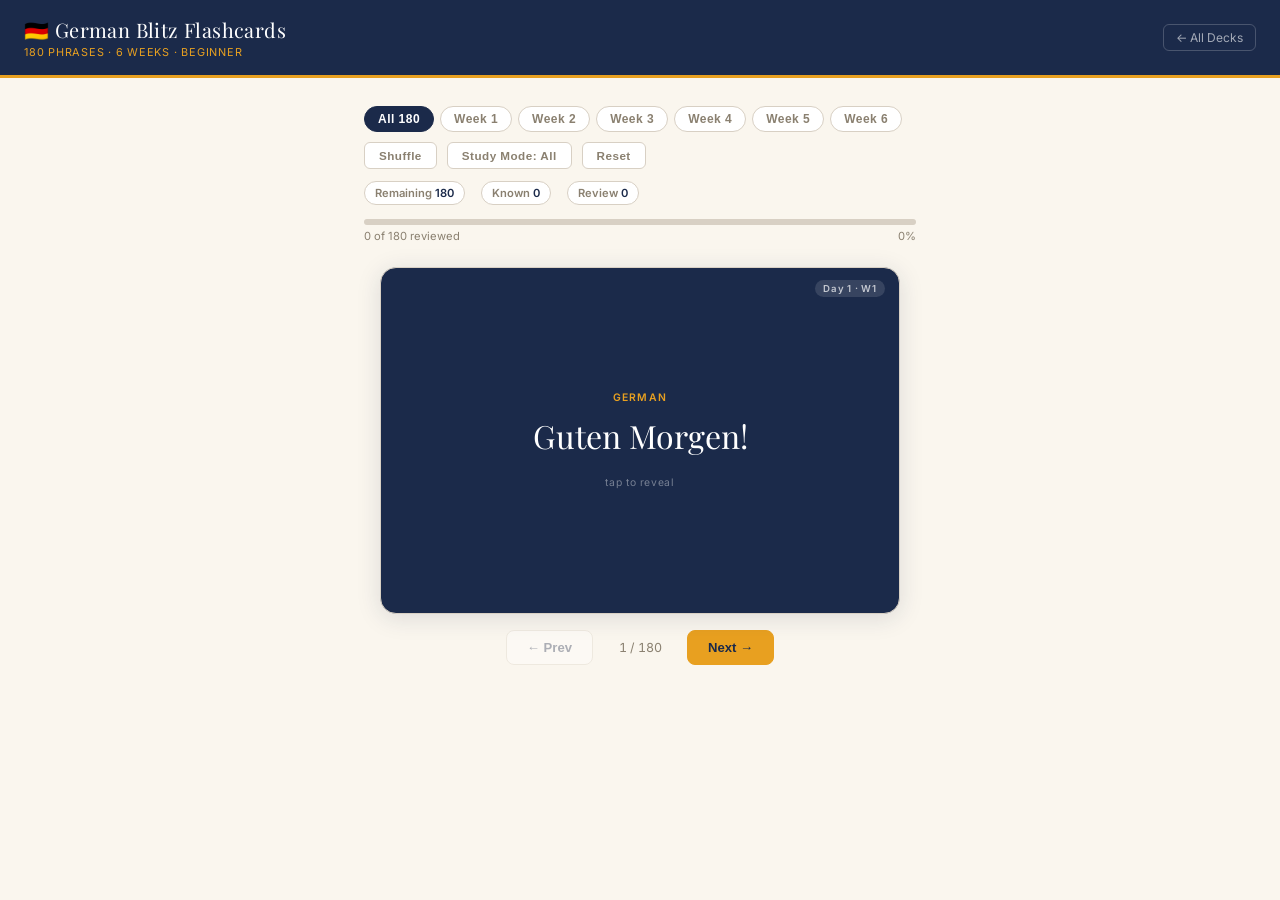
<file: german/index.html>
<!DOCTYPE html>
<html lang="en">
<head>
<meta charset="UTF-8">
<meta name="viewport" content="width=device-width, initial-scale=1.0">
<title>German Blitz Flashcards — 30-Day Blitz</title>
<link rel="preconnect" href="https://fonts.googleapis.com">
<link href="https://fonts.googleapis.com/css2?family=Playfair+Display:wght@700&family=Inter:wght@400;500;600&display=swap" rel="stylesheet">
<link rel="stylesheet" href="../assets/style.css">
</head>
<body>

<header class="site-header">
  <div>
    <div class="header-brand">🇩🇪 German Blitz Flashcards</div>
    <div class="header-sub">180 Phrases · 6 Weeks · Beginner</div>
  </div>
  <a href="../" class="header-back">← All Decks</a>
</header>

<div class="page-inner">

  <!-- Week filter -->
  <div class="week-tabs" id="weekTabs">
    <button class="week-tab active" data-week="0">All 180</button>
    <button class="week-tab" data-week="1">Week 1</button>
    <button class="week-tab" data-week="2">Week 2</button>
    <button class="week-tab" data-week="3">Week 3</button>
    <button class="week-tab" data-week="4">Week 4</button>
    <button class="week-tab" data-week="5">Week 5</button>
    <button class="week-tab" data-week="6">Week 6</button>
  </div>

  <!-- Controls -->
  <div class="controls-row">
    <button class="ctrl-btn" id="shuffleBtn">Shuffle</button>
    <button class="ctrl-btn" id="studyModeBtn">Study Mode: All</button>
    <button class="ctrl-btn" id="resetBtn">Reset</button>
  </div>

  <!-- Stats -->
  <div class="stats-strip">
    <div class="stat-pill">Remaining <span id="statRemain">180</span></div>
    <div class="stat-pill">Known <span id="statKnown">0</span></div>
    <div class="stat-pill">Review <span id="statReview">0</span></div>
  </div>

  <!-- Progress -->
  <div class="progress-wrap" style="margin-bottom:4px;">
    <div class="progress-fill" id="progressFill" style="width:0%"></div>
  </div>
  <div style="font-size:.7rem;color:var(--muted);display:flex;justify-content:space-between;margin-bottom:16px;">
    <span id="progressText">0 of 180 reviewed</span>
    <span id="progressPct">0%</span>
  </div>

  <!-- Card -->
  <div class="card-area" id="cardArea">
    <div class="flip-card" id="flipCard">
      <div class="flip-inner">
        <div class="card-face card-front">
          <div class="card-badge" id="cardBadge">Day 1 · W1</div>
          <div class="card-eyebrow">GERMAN</div>
          <div class="card-main-text" id="cardGerman">—</div>
          <div class="card-tap-hint">tap to reveal</div>
        </div>
        <div class="card-face card-back">
          <div class="card-badge-back" id="cardBadgeBack">Day 1 · W1</div>
          <div class="card-eyebrow-back">ENGLISH</div>
          <div class="card-main-back" id="cardEnglish">—</div>
          <div class="card-pron" id="cardPron">—</div>
        </div>
      </div>
    </div>

    <div class="nav-row">
      <button class="btn" id="prevBtn">← Prev</button>
      <span class="card-counter" id="cardCounter">1 / 180</span>
      <button class="btn primary" id="nextBtn">Next →</button>
    </div>

    <div class="verdict-row" id="verdictRow" style="display:none;">
      <button class="verdict-btn again" id="againBtn">↩ Again</button>
      <button class="verdict-btn know"  id="knowBtn">✓ Got it</button>
    </div>
  </div>

  <!-- Done -->
  <div class="done-screen" id="doneScreen">
    <div style="font-family:'Playfair Display',serif;font-size:2.5rem;color:var(--gold);">★</div>
    <div class="done-title">Deck Complete!</div>
    <div class="done-sub">You've reviewed all the cards in this set.</div>
    <div class="done-stats">
      <div class="done-stat"><div class="done-stat-n" id="doneKnown">0</div><div class="done-stat-label">Known</div></div>
      <div class="done-stat"><div class="done-stat-n" id="doneReview">0</div><div class="done-stat-label">For Review</div></div>
      <div class="done-stat"><div class="done-stat-n" id="donePct">0%</div><div class="done-stat-label">Mastered</div></div>
    </div>
    <button class="btn primary" id="restartBtn" style="margin-top:6px;">Study Again</button>
    <button class="btn" id="reviewWrongBtn" style="margin-top:4px;">Review Missed Only</button>
  </div>

</div><!-- /page-inner -->

<script>
const CARDS = [{"german":"Guten Morgen!","english":"Good morning!","pron":"GOO-ten MOR-gen","week":1,"day":1},{"german":"Guten Tag!","english":"Good day!","pron":"GOO-ten TAHK","week":1,"day":1},{"german":"Hallo!","english":"Hello!","pron":"HAH-lo","week":1,"day":1},{"german":"Wie geht es Ihnen?","english":"How are you? (formal)","pron":"Vee gayt es EE-nen","week":1,"day":1},{"german":"Danke schön.","english":"Thank you very much.","pron":"DAHN-ke shern","week":1,"day":1},{"german":"Bitte.","english":"Please / You're welcome.","pron":"BIT-teh","week":1,"day":1},{"german":"Entschuldigung!","english":"Excuse me!","pron":"Ent-SHOOL-dig-oong","week":1,"day":2},{"german":"Wo ist…?","english":"Where is…?","pron":"Vo ist","week":1,"day":2},{"german":"die Toilette","english":"the toilet","pron":"dee toy-LET-teh","week":1,"day":2},{"german":"Ich verstehe nicht.","english":"I don't understand.","pron":"Ikh fair-SHTAY-eh nikht","week":1,"day":2},{"german":"Sprechen Sie Englisch?","english":"Do you speak English?","pron":"SHPREKH-en zee ENG-lish","week":1,"day":2},{"german":"Wie bitte?","english":"Pardon?","pron":"Vee BIT-teh","week":1,"day":2},{"german":"Wie heißen Sie?","english":"What is your name? (formal)","pron":"Vee HYE-sen zee","week":1,"day":3},{"german":"Ich heiße…","english":"My name is…","pron":"Ikh HYE-sseh","week":1,"day":3},{"german":"Woher kommen Sie?","english":"Where are you from?","pron":"Vo-HAIR KOM-en zee","week":1,"day":3},{"german":"Ich komme aus…","english":"I come from…","pron":"Ikh KOM-eh ows","week":1,"day":3},{"german":"Freut mich!","english":"Nice to meet you!","pron":"Froyt mikh","week":1,"day":3},{"german":"Auf Wiedersehen!","english":"Goodbye!","pron":"Owf VEE-der-zayn","week":1,"day":3},{"german":"Das ist…","english":"That is…","pron":"Dahs ist","week":1,"day":4},{"german":"Was ist das?","english":"What is that?","pron":"Vahs ist dahs","week":1,"day":4},{"german":"Wie viel kostet das?","english":"How much does that cost?","pron":"Vee feel KOS-tet dahs","week":1,"day":4},{"german":"Zu teuer.","english":"Too expensive.","pron":"Tsoo TOY-er","week":1,"day":4},{"german":"Ich nehme das.","english":"I'll take that.","pron":"Ikh NAY-meh dahs","week":1,"day":4},{"german":"Kann ich zahlen?","english":"Can I pay?","pron":"Kahn ikh TSAH-len","week":1,"day":4},{"german":"Haben Sie…?","english":"Do you have…?","pron":"HAH-ben zee","week":1,"day":5},{"german":"Ich möchte…","english":"I would like…","pron":"Ikh MERKH-teh","week":1,"day":5},{"german":"…bitte.","english":"…please.","pron":"BIT-teh","week":1,"day":5},{"german":"Eine Tasse Kaffee, bitte.","english":"A cup of coffee, please.","pron":"EYE-neh TAH-seh KAH-fay BIT-teh","week":1,"day":5},{"german":"Mit Milch?","english":"With milk?","pron":"Mit milkh","week":1,"day":5},{"german":"Ja, bitte! / Nein, danke.","english":"Yes, please! / No, thank you.","pron":"Yah BIT-teh / Nyne DAHN-keh","week":1,"day":5},{"german":"Geradeaus.","english":"Straight ahead.","pron":"Geh-RAH-deh-ows","week":2,"day":6},{"german":"Links.","english":"Left.","pron":"Links","week":2,"day":6},{"german":"Rechts.","english":"Right.","pron":"Rekhts","week":2,"day":6},{"german":"An der Ecke.","english":"At the corner.","pron":"Ahn dair EK-eh","week":2,"day":6},{"german":"Wie weit ist es?","english":"How far is it?","pron":"Vee vyte ist es","week":2,"day":6},{"german":"Können Sie mir helfen?","english":"Can you help me?","pron":"KER-nen zee meer HEL-fen","week":2,"day":6},{"german":"Eine Fahrkarte nach…","english":"One ticket to…","pron":"EYE-neh FAHR-kar-teh nahkh","week":2,"day":7},{"german":"Hin und zurück.","english":"Return (round trip).","pron":"Hin oont tsoo-ROOK","week":2,"day":7},{"german":"Wann fährt der Zug ab?","english":"When does the train leave?","pron":"Vahn fairt dair tsook ahp","week":2,"day":7},{"german":"Gleis zwei.","english":"Platform two.","pron":"Glyce tsvye","week":2,"day":7},{"german":"Verspätet.","english":"Delayed.","pron":"Fair-SHPAY-tet","week":2,"day":7},{"german":"Wo ist der Ausgang?","english":"Where is the exit?","pron":"Vo ist dair OWS-gahng","week":2,"day":7},{"german":"Einen Tisch für zwei, bitte.","english":"A table for two, please.","pron":"EYE-nen tish foor tsvye BIT-teh","week":2,"day":8},{"german":"Die Speisekarte, bitte.","english":"The menu, please.","pron":"Dee SHPYE-seh-kar-teh BIT-teh","week":2,"day":8},{"german":"Was empfehlen Sie?","english":"What do you recommend?","pron":"Vahs em-PFAY-len zee","week":2,"day":8},{"german":"Ich bin allergisch gegen…","english":"I am allergic to…","pron":"Ikh bin ah-LAIR-gish GAY-gen","week":2,"day":8},{"german":"Die Rechnung, bitte.","english":"The bill, please.","pron":"Dee REKH-noong BIT-teh","week":2,"day":8},{"german":"Es war ausgezeichnet!","english":"It was excellent!","pron":"Es var OWS-geh-tsykh-net","week":2,"day":8},{"german":"Welche Linie fährt zum…?","english":"Which line goes to…?","pron":"VEL-kheh LEE-nyeh fairt tsoom","week":2,"day":9},{"german":"Ich muss umsteigen.","english":"I have to change (trains).","pron":"Ikh moos OOM-shty-gen","week":2,"day":9},{"german":"Nächste Haltestelle.","english":"Next stop.","pron":"NEKH-steh HAHL-teh-shtel-eh","week":2,"day":9},{"german":"Bitte einsteigen!","english":"Please board!","pron":"BIT-teh EYE-n-shty-gen","week":2,"day":9},{"german":"Vorsicht!","english":"Careful! / Watch out!","pron":"FOR-zikht","week":2,"day":9},{"german":"Danke für Ihre Hilfe.","english":"Thank you for your help.","pron":"DAHN-keh foor EE-reh HIL-feh","week":2,"day":9},{"german":"Gibt es hier…?","english":"Is there a … here?","pron":"Gibt es heer","week":2,"day":10},{"german":"in der Nähe","english":"nearby","pron":"in dair NAY-eh","week":2,"day":10},{"german":"die Apotheke","english":"the pharmacy","pron":"dee Ah-po-TAY-keh","week":2,"day":10},{"german":"das Krankenhaus","english":"the hospital","pron":"dahs KRAHN-ken-hows","week":2,"day":10},{"german":"Ich brauche…","english":"I need…","pron":"Ikh BROW-kheh","week":2,"day":10},{"german":"Können Sie das aufschreiben?","english":"Can you write that down?","pron":"KER-nen zee dahs OWF-shry-ben","week":2,"day":10},{"german":"Was machst du so?","english":"What do you do?","pron":"Vahs makhst doo zo","week":3,"day":11},{"german":"Ich arbeite als…","english":"I work as…","pron":"Ikh AR-by-teh ahls","week":3,"day":11},{"german":"Wie lange schon?","english":"How long already?","pron":"Vee LAHNG-eh shon","week":3,"day":11},{"german":"Das klingt interessant!","english":"That sounds interesting!","pron":"Dahs klingt in-teh-REH-sahnt","week":3,"day":11},{"german":"Und du?","english":"And you?","pron":"Oont doo","week":3,"day":11},{"german":"Ich bin Student/in.","english":"I'm a student.","pron":"Ikh bin shtoo-DENT/in","week":3,"day":11},{"german":"Ich fühle mich…","english":"I feel…","pron":"Ikh FOO-leh mikh","week":3,"day":12},{"german":"müde","english":"tired","pron":"MOO-deh","week":3,"day":12},{"german":"glücklich","english":"happy","pron":"GLOOK-likh","week":3,"day":12},{"german":"gestresst","english":"stressed","pron":"geh-SHRESST","week":3,"day":12},{"german":"Ich brauche eine Pause.","english":"I need a break.","pron":"Ikh BROW-kheh EYE-neh POW-zeh","week":3,"day":12},{"german":"Es geht mir gut.","english":"I'm doing well.","pron":"Es gayt meer goot","week":3,"day":12},{"german":"Kein Problem!","english":"No problem!","pron":"Kyne pro-BLAYM","week":3,"day":13},{"german":"Alles gut.","english":"All good.","pron":"AH-les goot","week":3,"day":13},{"german":"Machen Sie sich keine Sorgen.","english":"Don't worry.","pron":"MAKH-en zee zikh KYE-neh ZOR-gen","week":3,"day":13},{"german":"Ich verstehe.","english":"I understand.","pron":"Ikh fair-SHTAY-eh","week":3,"day":13},{"german":"Können Sie das wiederholen?","english":"Can you repeat that?","pron":"KER-nen zee dahs VEE-der-ho-len","week":3,"day":13},{"german":"Langsamer, bitte.","english":"Slower, please.","pron":"LAHNG-zah-mer BIT-teh","week":3,"day":13},{"german":"Ich finde das…","english":"I find that…","pron":"Ikh FIN-deh dahs","week":3,"day":14},{"german":"gut / schlecht","english":"good / bad","pron":"goot / shlekht","week":3,"day":14},{"german":"interessant / langweilig","english":"interesting / boring","pron":"in-teh-REH-sahnt / LAHNG-vy-lig","week":3,"day":14},{"german":"Meiner Meinung nach…","english":"In my opinion…","pron":"MY-ner MY-noong nahkh","week":3,"day":14},{"german":"Das stimmt.","english":"That's true.","pron":"Dahs shtimt","week":3,"day":14},{"german":"Ich bin nicht sicher.","english":"I'm not sure.","pron":"Ikh bin nikht ZI-kher","week":3,"day":14},{"german":"Wie kann ich helfen?","english":"How can I help?","pron":"Vee kahn ikh HEL-fen","week":3,"day":15},{"german":"Was brauchen Sie?","english":"What do you need?","pron":"Vahs BROW-khen zee","week":3,"day":15},{"german":"Gern geschehen!","english":"My pleasure!","pron":"Gairn geh-SHAY-en","week":3,"day":15},{"german":"Mit Vergnügen.","english":"With pleasure.","pron":"Mit fair-GNOO-gen","week":3,"day":15},{"german":"Es tut mir leid.","english":"I'm sorry.","pron":"Es toot meer lyte","week":3,"day":15},{"german":"Entschuldigen Sie bitte.","english":"Excuse me, please.","pron":"Ent-SHOOL-dig-en zee BIT-teh","week":3,"day":15},{"german":"Darf ich vorstellen…?","english":"May I introduce…?","pron":"Darf ikh FOR-shtel-en","week":4,"day":16},{"german":"Das ist mein Freund / meine Freundin.","english":"This is my friend (m/f).","pron":"Dahs ist myne froynd / MY-neh FROYN-din","week":4,"day":16},{"german":"Woher kennen Sie sich?","english":"How do you know each other?","pron":"Vo-HAIR KEN-en zee zikh","week":4,"day":16},{"german":"Schon lange?","english":"For a long time?","pron":"Shon LAHNG-eh","week":4,"day":16},{"german":"Wie nett!","english":"How nice!","pron":"Vee net","week":4,"day":16},{"german":"Wir kennen uns seit…","english":"We've known each other since…","pron":"Veer KEN-en oons zyte","week":4,"day":16},{"german":"Was gibt es Neues?","english":"What's new?","pron":"Vahs gibt es NOY-es","week":4,"day":17},{"german":"Nichts Besonderes.","english":"Nothing special.","pron":"Nikhts beh-ZON-deh-res","week":4,"day":17},{"german":"Hast du gehört…?","english":"Have you heard…?","pron":"Hahst doo geh-HERT","week":4,"day":17},{"german":"Wirklich?","english":"Really?","pron":"VEER-likh","week":4,"day":17},{"german":"Das glaube ich nicht.","english":"I don't believe it.","pron":"Dahs GLOW-beh ikh nikht","week":4,"day":17},{"german":"Spannend!","english":"Exciting!","pron":"SHPAH-nend","week":4,"day":17},{"german":"Übrigens…","english":"By the way…","pron":"OO-bree-gens","week":4,"day":18},{"german":"Außerdem…","english":"Furthermore…","pron":"OWS-ser-daym","week":4,"day":18},{"german":"Trotzdem…","english":"Nevertheless…","pron":"TROTS-daym","week":4,"day":18},{"german":"Deshalb…","english":"Therefore…","pron":"DES-hahlp","week":4,"day":18},{"german":"Einerseits… andererseits…","english":"On the one hand… on the other…","pron":"EYE-ner-zyts… AHN-deh-rer-zyts","week":4,"day":18},{"german":"Zum Beispiel…","english":"For example…","pron":"Tsoom BY-shpeel","week":4,"day":18},{"german":"Hast du Lust auf…?","english":"Do you feel like…?","pron":"Hahst doo loost owf","week":4,"day":19},{"german":"Das klingt toll!","english":"That sounds great!","pron":"Dahs klingt tol","week":4,"day":19},{"german":"Wann passt es dir?","english":"When suits you?","pron":"Vahn pahst es deer","week":4,"day":19},{"german":"Sollen wir…?","english":"Shall we…?","pron":"ZOL-en veer","week":4,"day":19},{"german":"Ich freue mich darauf.","english":"I look forward to it.","pron":"Ikh FROY-eh mikh dah-ROWF","week":4,"day":19},{"german":"Bis dann!","english":"See you then!","pron":"Bis dahn","week":4,"day":19},{"german":"Unter uns…","english":"Between us…","pron":"OON-ter oons","week":4,"day":20},{"german":"Weißt du was?","english":"You know what?","pron":"Vyest doo vahs","week":4,"day":20},{"german":"Das ist ein Geheimtipp.","english":"That's an insider tip.","pron":"Dahs ist yn geh-HYME-tip","week":4,"day":20},{"german":"Unbedingt versuchen!","english":"Definitely try it!","pron":"OON-beh-dingt fair-ZOO-khen","week":4,"day":20},{"german":"Du wirst es lieben.","english":"You'll love it.","pron":"Doo veerst es LEE-ben","week":4,"day":20},{"german":"Sag mal…","english":"Say…","pron":"Zahk mahl","week":4,"day":20},{"german":"Das ist ein Problem.","english":"That is a problem.","pron":"Dahs ist yn pro-BLAYM","week":5,"day":21},{"german":"Wie kann ich das lösen?","english":"How can I solve this?","pron":"Vee kahn ikh dahs LER-zen","week":5,"day":21},{"german":"Gibt es eine Alternative?","english":"Is there an alternative?","pron":"Gibt es EYE-neh al-ter-nah-TEE-veh","week":5,"day":21},{"german":"Ich brauche einen Moment.","english":"I need a moment.","pron":"Ikh BROW-kheh EYE-nen mo-MENT","week":5,"day":21},{"german":"Können wir das klären?","english":"Can we clarify this?","pron":"KER-nen veer dahs KLAY-ren","week":5,"day":21},{"german":"Kein Stress.","english":"No stress.","pron":"Kyne shtres","week":5,"day":21},{"german":"Ich habe einen Fehler gemacht.","english":"I made a mistake.","pron":"Ikh HAH-beh EYE-nen FAY-ler geh-MAKHT","week":5,"day":22},{"german":"Das war mein Fehler.","english":"That was my fault.","pron":"Dahs var myne FAY-ler","week":5,"day":22},{"german":"Wie kann ich das wiedergutmachen?","english":"How can I make it up?","pron":"Vee kahn ikh dahs VEE-der-goot-makh-en","week":5,"day":22},{"german":"Ich entschuldige mich.","english":"I apologise.","pron":"Ikh ent-SHOOL-dig-eh mikh","week":5,"day":22},{"german":"Danke für Ihr Verständnis.","english":"Thank you for your understanding.","pron":"DAHN-keh foor eer fair-SHTENT-nis","week":5,"day":22},{"german":"Schwamm drüber!","english":"Let's move on!","pron":"Shvahm DROO-ber","week":5,"day":22},{"german":"Bleiben Sie ruhig.","english":"Stay calm.","pron":"BLY-ben zee ROO-ig","week":5,"day":23},{"german":"Atmen Sie tief.","english":"Breathe deeply.","pron":"AHT-men zee teef","week":5,"day":23},{"german":"Es wird alles gut.","english":"Everything will be fine.","pron":"Es veert AH-les goot","week":5,"day":23},{"german":"Wir schaffen das.","english":"We can do this.","pron":"Veer SHAF-en dahs","week":5,"day":23},{"german":"Schritt für Schritt.","english":"Step by step.","pron":"Shrit foor shrit","week":5,"day":23},{"german":"Keine Panik!","english":"No panic!","pron":"KYE-neh PAH-nik","week":5,"day":23},{"german":"Es war schön, Sie zu treffen.","english":"It was nice to meet you.","pron":"Es var shern zee tsoo TREH-fen","week":5,"day":24},{"german":"Wir müssen leider gehen.","english":"We unfortunately have to go.","pron":"Veer MOO-sen LY-der GAY-en","week":5,"day":24},{"german":"Ich muss jetzt los.","english":"I have to leave now.","pron":"Ikh moos yetzt los","week":5,"day":24},{"german":"Machen Sie's gut!","english":"Take care!","pron":"MAKH-en zee's goot","week":5,"day":24},{"german":"Bis bald!","english":"See you soon!","pron":"Bis bahlt","week":5,"day":24},{"german":"Es war mir ein Vergnügen.","english":"It was a pleasure.","pron":"Es var meer yn fair-GNOO-gen","week":5,"day":24},{"german":"Können wir einen Kompromiss finden?","english":"Can we find a compromise?","pron":"KER-nen veer EYE-nen kom-PRO-mis FIN-den","week":5,"day":25},{"german":"Ich sehe Ihren Standpunkt.","english":"I see your point.","pron":"Ikh ZAY-eh EE-ren SHTAHNT-poonkt","week":5,"day":25},{"german":"Lassen Sie uns neu anfangen.","english":"Let's start fresh.","pron":"LAH-sen zee oons noy AHN-fahng-en","week":5,"day":25},{"german":"Einverstanden.","english":"Agreed.","pron":"EYE-n-fair-shtahn-den","week":5,"day":25},{"german":"Abgemacht!","english":"It's a deal!","pron":"AHB-geh-mahkht","week":5,"day":25},{"german":"Gut gelöst!","english":"Well resolved!","pron":"Goot geh-LERST","week":5,"day":25},{"german":"Könnten Sie mir sagen…?","english":"Could you tell me…?","pron":"KERN-ten zee meer ZAH-gen","week":6,"day":26},{"german":"Es liegt um die Ecke.","english":"It's around the corner.","pron":"Es leekt oom dee EK-eh","week":6,"day":26},{"german":"ungefähr zehn Minuten zu Fuß","english":"approximately ten minutes on foot","pron":"OON-geh-fair tsayn mih-NOO-ten tsoo foos","week":6,"day":26},{"german":"Nehmen Sie die erste Straße links.","english":"Take the first street on the left.","pron":"NAY-men zee dee ERS-teh SHTRAH-seh links","week":6,"day":26},{"german":"Sie können es nicht verfehlen.","english":"You can't miss it.","pron":"Zee KER-nen es nikht fair-FAY-len","week":6,"day":26},{"german":"Vielen Dank für Ihre Hilfe!","english":"Many thanks for your help!","pron":"FEE-len dahnk feer EE-reh HIL-feh","week":6,"day":26},{"german":"Ich hätte gern…","english":"I would like…","pron":"Ikh HET-teh gairn","week":6,"day":27},{"german":"Was würden Sie empfehlen?","english":"What would you recommend?","pron":"Vahs VEER-den zee em-FAY-len","week":6,"day":27},{"german":"Schmeckt das gut zusammen?","english":"Does that taste good together?","pron":"Shmekt dahs goot tsoo-ZAH-men","week":6,"day":27},{"german":"Könnte ich das auch ohne… haben?","english":"Could I have that without…?","pron":"KERN-teh ikh dahs owkh OH-neh HAH-ben","week":6,"day":27},{"german":"Das war ausgezeichnet.","english":"That was excellent.","pron":"Dahs var OWS-geh-tsykh-net","week":6,"day":27},{"german":"Ich komme gern wieder!","english":"I'll gladly come back!","pron":"Ikh KOM-eh gairn VEE-der","week":6,"day":27},{"german":"Was hälst du davon, wenn…?","english":"What do you think about…?","pron":"Vahs helst doo dah-FON ven","week":6,"day":28},{"german":"Wäre es möglich…?","english":"Would it be possible…?","pron":"VAY-reh es MER-likh","week":6,"day":28},{"german":"Ich würde vorschlagen…","english":"I would suggest…","pron":"Ikh VEER-deh FOR-shlah-gen","week":6,"day":28},{"german":"Das hängt davon ab, ob…","english":"That depends on whether…","pron":"Dahs hengt dah-FON ahp ob","week":6,"day":28},{"german":"Lass uns das gemeinsam angehen.","english":"Let's tackle this together.","pron":"Lahs oons dahs geh-MYNE-zahm AHN-gay-en","week":6,"day":28},{"german":"Ich bin dabei!","english":"I'm in!","pron":"Ikh bin dah-BY","week":6,"day":28},{"german":"Selbst wenn es schwierig ist…","english":"Even when it's difficult…","pron":"Zelpst ven es SHVEE-rikh ist","week":6,"day":29},{"german":"Ich mache weiter.","english":"I keep going.","pron":"Ikh MAH-kheh VY-ter","week":6,"day":29},{"german":"Aus Fehlern lernt man.","english":"One learns from mistakes.","pron":"Ows FAY-lern lairnt mahn","week":6,"day":29},{"german":"Ich bin stolz auf mich.","english":"I'm proud of myself.","pron":"Ikh bin shtolts owf mikh","week":6,"day":29},{"german":"Das war eine Herausforderung.","english":"That was a challenge.","pron":"Dahs var EYE-neh heh-ROWS-for-der-oong","week":6,"day":29},{"german":"Und ich habe sie gemeistert!","english":"And I mastered it!","pron":"Oont ikh HAH-beh zee geh-MY-stert","week":6,"day":29},{"german":"Ich spreche jetzt Grundkenntnisse Deutsch.","english":"I now speak basic German.","pron":"Ikh SHPREKH-eh yetst GROONT-kent-nis-eh Doytsh","week":6,"day":30},{"german":"Ich habe 30 Tage durchgehalten.","english":"I kept going for 30 days.","pron":"Ikh HAH-beh dry-sig TAH-geh DOORKH-geh-hal-ten","week":6,"day":30},{"german":"Ich bin bereit für echte Gespräche.","english":"I'm ready for real conversations.","pron":"Ikh bin beh-RYTE feer EKH-teh geh-SHPRAY-kheh","week":6,"day":30},{"german":"Das war eine unvergessliche Reise.","english":"That was an unforgettable journey.","pron":"Dahs var EYE-neh oon-fair-GES-likh-eh RY-zeh","week":6,"day":30},{"german":"Auf Wiedersehen, Café Morgen!","english":"Goodbye, Café Morgen — until next time!","pron":"Owf VEE-der-zayn kah-FAY MOR-gen","week":6,"day":30},{"german":"Herzlichen Glückwunsch!","english":"Congratulations!","pron":"HAIRTS-likh-en GLUEK-voonsh","week":6,"day":30}];

let queue=[], idx=0, known=new Set(), again=new Set(), flipped=false, studyMode='all', activeWeek=0;
const $=id=>document.getElementById(id);

function buildQueue(){
  let base=activeWeek===0?[...CARDS]:CARDS.filter(c=>c.week===activeWeek);
  if(studyMode==='again') base=base.filter(c=>again.has(c.german));
  queue=base; idx=0; known.clear(); again.clear(); render();
}
function shuffle(a){for(let i=a.length-1;i>0;i--){const j=Math.floor(Math.random()*(i+1));[a[i],a[j]]=[a[j],a[i]];}}
function render(){
  const done=known.size+again.size, total=queue.length, pct=total?Math.round(done/total*100):0;
  $('progressFill').style.width=pct+'%';
  $('progressText').textContent=`${done} of ${total} reviewed`;
  $('progressPct').textContent=pct+'%';
  $('statRemain').textContent=total-done;
  $('statKnown').textContent=known.size;
  $('statReview').textContent=again.size;
  if(idx>=queue.length){showDone();return;}
  const c=queue[idx];
  $('cardGerman').textContent=c.german;
  $('cardEnglish').textContent=c.english;
  $('cardPron').textContent=c.pron||'—';
  const b=`Day ${c.day} · W${c.week}`;
  $('cardBadge').textContent=b; $('cardBadgeBack').textContent=b;
  $('cardCounter').textContent=`${idx+1} / ${queue.length}`;
  $('flipCard').classList.remove('flipped'); flipped=false;
  $('verdictRow').style.display='none';
  $('prevBtn').disabled=idx===0; $('nextBtn').disabled=idx>=queue.length-1;
}
function showDone(){
  $('cardArea').style.display='none'; $('doneScreen').classList.add('visible');
  const k=known.size,a=again.size,t=queue.length;
  $('doneKnown').textContent=k; $('doneReview').textContent=a;
  $('donePct').textContent=t?Math.round(k/t*100)+'%':'0%';
}
function hideDone(){$('doneScreen').classList.remove('visible');$('cardArea').style.display='flex';}

$('flipCard').addEventListener('click',()=>{
  $('flipCard').classList.toggle('flipped'); flipped=!flipped;
  $('verdictRow').style.display=flipped?'flex':'none';
});
$('prevBtn').addEventListener('click',()=>{if(idx>0){idx--;render();}});
$('nextBtn').addEventListener('click',()=>{if(idx<queue.length-1){idx++;render();}});
$('knowBtn').addEventListener('click',()=>{known.add(queue[idx].german);again.delete(queue[idx].german);if(idx<queue.length-1){idx++;}else{render();showDone();return;}render();});
$('againBtn').addEventListener('click',()=>{again.add(queue[idx].german);known.delete(queue[idx].german);if(idx<queue.length-1){idx++;}else{render();showDone();return;}render();});
$('shuffleBtn').addEventListener('click',()=>{shuffle(queue);idx=0;render();hideDone();});
$('resetBtn').addEventListener('click',()=>{buildQueue();hideDone();});
$('restartBtn').addEventListener('click',()=>{buildQueue();hideDone();});
$('reviewWrongBtn').addEventListener('click',()=>{studyMode='again';$('studyModeBtn').textContent='Study Mode: Missed';$('studyModeBtn').classList.add('on');buildQueue();hideDone();});
$('studyModeBtn').addEventListener('click',()=>{studyMode=studyMode==='all'?'again':'all';$('studyModeBtn').textContent=studyMode==='all'?'Study Mode: All':'Study Mode: Missed';$('studyModeBtn').classList.toggle('on',studyMode==='again');buildQueue();hideDone();});
$('weekTabs').addEventListener('click',e=>{
  const btn=e.target.closest('.week-tab'); if(!btn)return;
  document.querySelectorAll('.week-tab').forEach(b=>b.classList.remove('active'));
  btn.classList.add('active'); activeWeek=parseInt(btn.dataset.week);
  studyMode='all';$('studyModeBtn').textContent='Study Mode: All';$('studyModeBtn').classList.remove('on');
  buildQueue();hideDone();
});
document.addEventListener('keydown',e=>{
  if(e.key==='ArrowRight'||e.key==='l') $('nextBtn').click();
  if(e.key==='ArrowLeft' ||e.key==='h') $('prevBtn').click();
  if(e.key===' '||e.key==='Enter'){e.preventDefault();$('flipCard').click();}
  if(e.key==='1'&&flipped) $('knowBtn').click();
  if(e.key==='2'&&flipped) $('againBtn').click();
});
buildQueue();
</script>
</body>
</html>
</file>
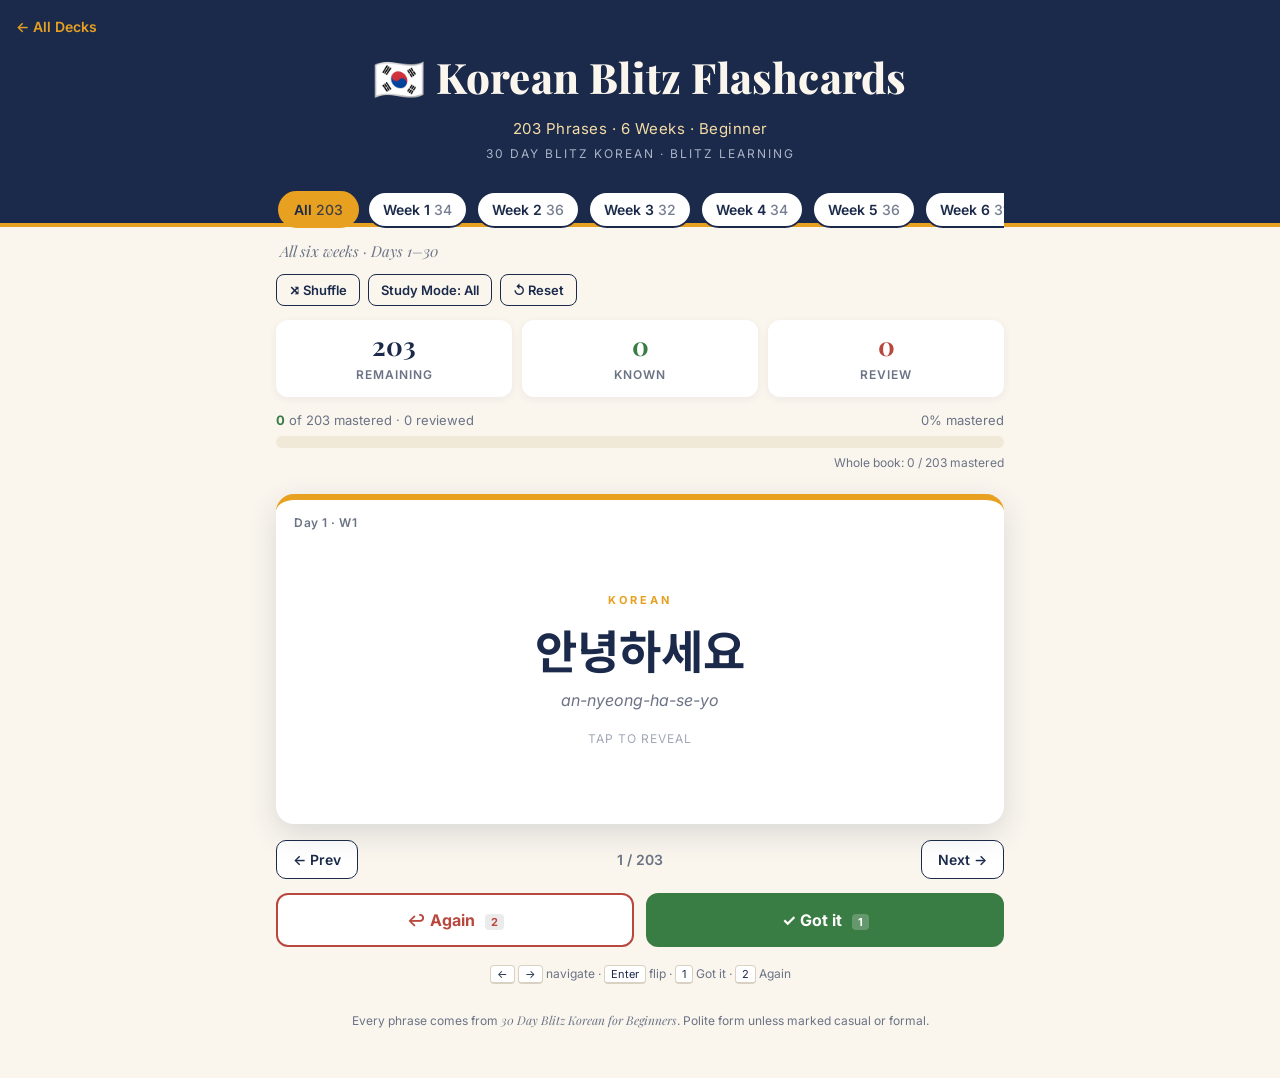
<file: korean/index.html>
<!DOCTYPE html>
<html lang="en">
<head>
<meta charset="UTF-8">
<meta name="viewport" content="width=device-width, initial-scale=1.0">
<title>Korean Blitz Flashcards — 30-Day Blitz</title>
<meta name="description" content="Flashcards for every phrase in 30 Day Blitz Korean for Beginners: 6 weeks, 30 days, Hangul, travel, K-drama and social Korean.">
<link rel="stylesheet" href="../assets/style.css">
<link rel="preconnect" href="https://fonts.googleapis.com">
<link rel="preconnect" href="https://fonts.gstatic.com" crossorigin>
<link href="https://fonts.googleapis.com/css2?family=Inter:wght@400;500;600;700&family=Playfair+Display:wght@600;700;800&family=Noto+Sans+KR:wght@500;700&display=swap" rel="stylesheet">
<style>
  :root{
    --navy:#1B2A4A; --navy-2:#24365e; --gold:#E8A020; --gold-soft:#f6dca6;
    --cream:#FAF6EE; --cream-2:#f1e9d8; --green:#3A7D44; --green-soft:#d8eadb;
    --red:#b8483e; --ink:#1B2A4A; --muted:#6b7385; --card:#ffffff;
    --shadow:0 10px 30px rgba(27,42,74,.14);
    --ko:'Noto Sans KR','Apple SD Gothic Neo','Malgun Gothic',sans-serif;
  }
  *{box-sizing:border-box}
  html,body{margin:0;padding:0}
  body.kq{background:var(--cream);color:var(--ink);font-family:'Inter',system-ui,-apple-system,sans-serif;line-height:1.5;-webkit-font-smoothing:antialiased;min-height:100vh}
  .kq h1,.kq h2,.kq h3{font-family:'Playfair Display',Georgia,serif;margin:0}
  .kq button{font-family:inherit;cursor:pointer}

  /* Header */
  .kq-hero{background:var(--navy);color:var(--cream);padding:28px 16px 64px;text-align:center;position:relative}
  .kq-hero::after{content:"";position:absolute;left:0;right:0;bottom:0;height:4px;background:var(--gold)}
  .kq-back{position:absolute;left:16px;top:16px;color:var(--gold);text-decoration:none;font-size:14px;font-weight:600}
  .kq-back:hover{text-decoration:underline}
  .kq-hero h1{font-size:clamp(28px,6vw,42px);font-weight:800;letter-spacing:.2px;margin-top:18px}
  .kq-hero h1 .flag{font-family:initial}
  .kq-sub{margin-top:6px;color:var(--gold-soft);font-size:15px;letter-spacing:.5px}
  .kq-brand{margin-top:4px;font-size:12px;color:#aab3c7;letter-spacing:2px;text-transform:uppercase}

  .kq-wrap{max-width:760px;margin:-40px auto 0;padding:0 16px 48px;position:relative}

  /* Tabs */
  .kq-tabs{display:flex;gap:8px;overflow-x:auto;padding:4px 2px 10px;scrollbar-width:thin}
  .kq-tab{flex:0 0 auto;border:2px solid var(--navy);background:var(--card);color:var(--navy);border-radius:999px;padding:8px 14px;font-size:14px;font-weight:600;white-space:nowrap;transition:all .15s}
  .kq-tab .n{opacity:.6;font-weight:500;margin-left:4px}
  .kq-tab:hover{border-color:var(--gold)}
  .kq-tab.active{background:var(--gold);border-color:var(--gold);color:var(--navy)}
  .kq-tab.active .n{opacity:.8}
  .kq-weektitle{font-family:'Playfair Display',serif;font-style:italic;color:var(--muted);font-size:15px;margin:2px 4px 12px;min-height:22px}

  /* Toolbar */
  .kq-tools{display:flex;flex-wrap:wrap;gap:8px;margin-bottom:14px}
  .kq-tool{background:transparent;border:1.5px solid var(--navy);color:var(--navy);border-radius:8px;padding:7px 12px;font-size:13px;font-weight:600}
  .kq-tool:hover{background:var(--navy);color:var(--cream)}
  .kq-tool.on{background:var(--navy);color:var(--gold)}

  /* Stats */
  .kq-stats{display:grid;grid-template-columns:repeat(3,1fr);gap:10px;margin-bottom:14px}
  .kq-stat{background:var(--card);border-radius:12px;padding:12px 8px;text-align:center;box-shadow:0 2px 8px rgba(27,42,74,.06)}
  .kq-stat b{display:block;font-family:'Playfair Display',serif;font-size:26px;line-height:1.1}
  .kq-stat span{font-size:12px;color:var(--muted);text-transform:uppercase;letter-spacing:1px;font-weight:600}
  .kq-stat.known b{color:var(--green)}
  .kq-stat.review b{color:var(--red)}

  /* Progress */
  .kq-progress{margin-bottom:22px}
  .kq-progress-top{display:flex;justify-content:space-between;font-size:13px;color:var(--muted);margin-bottom:6px;gap:8px}
  .kq-progress-top strong{color:var(--green)}
  .kq-bar{height:12px;background:var(--cream-2);border-radius:999px;overflow:hidden;position:relative}
  .kq-bar .seen{position:absolute;inset:0 auto 0 0;background:var(--gold-soft);transition:width .35s}
  .kq-bar .mast{position:absolute;inset:0 auto 0 0;background:var(--green);transition:width .35s}
  .kq-overall{font-size:12px;color:var(--muted);margin-top:6px;text-align:right}

  /* Card */
  .kq-scene{perspective:1400px;margin-bottom:16px}
  .kq-card{position:relative;width:100%;height:330px;cursor:pointer;transform-style:preserve-3d;transition:transform .55s cubic-bezier(.2,.7,.2,1);outline:none}
  .kq-card.flipped{transform:rotateY(180deg)}
  .kq-card:focus-visible .kq-face{box-shadow:0 0 0 4px var(--gold),var(--shadow)}
  .kq-face{position:absolute;inset:0;border-radius:18px;backface-visibility:hidden;-webkit-backface-visibility:hidden;display:flex;flex-direction:column;align-items:center;justify-content:center;padding:44px 22px 28px;box-shadow:var(--shadow);text-align:center}
  .kq-front{background:var(--card);border-top:6px solid var(--gold)}
  .kq-back-face{background:var(--navy);color:var(--cream);transform:rotateY(180deg);border-top:6px solid var(--green)}
  .kq-meta{position:absolute;top:14px;left:18px;font-size:12px;font-weight:600;letter-spacing:.5px;color:var(--muted)}
  .kq-back-face .kq-meta{color:#aab3c7}
  .kq-status{position:absolute;top:12px;right:16px;font-size:11px;font-weight:700;letter-spacing:1px;text-transform:uppercase;padding:3px 8px;border-radius:999px}
  .kq-status.k{background:var(--green-soft);color:var(--green)}
  .kq-status.a{background:#f4dcd8;color:var(--red)}
  .kq-lang{font-size:11px;letter-spacing:3px;font-weight:700;color:var(--gold);margin-bottom:12px}
  .kq-ko{font-family:var(--ko);font-weight:700;font-size:clamp(30px,7vw,46px);line-height:1.25;color:var(--navy);word-break:keep-all}
  .kq-rom{margin-top:10px;font-size:16px;color:var(--muted);font-style:italic}
  .kq-hint{margin-top:18px;font-size:12px;color:#a0a7b6;letter-spacing:1px;text-transform:uppercase}
  .kq-en{font-family:'Playfair Display',serif;font-size:clamp(24px,5.5vw,34px);font-weight:700;line-height:1.25;color:var(--cream)}
  .kq-ko-small{margin-top:12px;font-family:var(--ko);font-size:18px;color:var(--gold)}
  .kq-note{margin-top:12px;font-size:14px;color:#c9d0de;max-width:520px}

  /* Nav + answer */
  .kq-nav{display:flex;align-items:center;justify-content:space-between;gap:10px;margin-bottom:14px}
  .kq-navbtn{background:var(--card);border:1.5px solid var(--navy);color:var(--navy);border-radius:10px;padding:10px 16px;font-weight:600;font-size:14px}
  .kq-navbtn:hover{background:var(--navy);color:var(--cream)}
  .kq-navbtn:disabled{opacity:.35;pointer-events:none}
  .kq-count{font-weight:600;color:var(--muted);font-size:14px}
  .kq-answer{display:grid;grid-template-columns:1fr 1fr;gap:12px}
  .kq-again,.kq-got{border:0;border-radius:12px;padding:15px;font-size:16px;font-weight:700;transition:transform .1s,filter .15s}
  .kq-again{background:var(--card);color:var(--red);border:2px solid var(--red)}
  .kq-got{background:var(--green);color:#fff;border:2px solid var(--green)}
  .kq-again:hover,.kq-got:hover{filter:brightness(1.05);transform:translateY(-1px)}
  .kq-again:disabled,.kq-got:disabled{opacity:.35;pointer-events:none}
  .kq-key{display:inline-block;font-size:11px;font-weight:700;border-radius:4px;padding:1px 6px;margin-left:6px;vertical-align:middle;background:rgba(0,0,0,.08)}
  .kq-got .kq-key{background:rgba(255,255,255,.22)}
  .kq-shortcuts{margin-top:18px;text-align:center;font-size:12px;color:var(--muted)}
  .kq-shortcuts kbd{font-family:inherit;background:var(--card);border:1px solid #d9d2c2;border-bottom-width:2px;border-radius:4px;padding:1px 6px;font-size:11px;color:var(--navy)}

  /* Modal */
  .kq-modal{position:fixed;inset:0;background:rgba(27,42,74,.6);display:none;align-items:center;justify-content:center;padding:16px;z-index:50}
  .kq-modal.open{display:flex}
  .kq-dialog{background:var(--cream);border-radius:18px;max-width:420px;width:100%;padding:30px 24px;text-align:center;border-top:6px solid var(--gold);box-shadow:0 20px 50px rgba(0,0,0,.3);animation:pop .3s ease}
  @keyframes pop{from{transform:scale(.92);opacity:0}to{transform:scale(1);opacity:1}}
  .kq-star{font-size:44px;color:var(--gold);line-height:1}
  .kq-dialog h2{font-size:28px;margin-top:6px}
  .kq-dialog p{color:var(--muted);margin:6px 0 18px}
  .kq-res{display:grid;grid-template-columns:repeat(3,1fr);gap:8px;margin-bottom:20px}
  .kq-res div{background:var(--card);border-radius:10px;padding:10px 4px}
  .kq-res b{display:block;font-family:'Playfair Display',serif;font-size:24px}
  .kq-res span{font-size:11px;color:var(--muted);text-transform:uppercase;letter-spacing:1px;font-weight:600}
  .kq-dialog .row{display:flex;flex-direction:column;gap:10px}
  .kq-primary{background:var(--navy);color:var(--gold);border:0;border-radius:10px;padding:13px;font-weight:700;font-size:15px}
  .kq-secondary{background:transparent;color:var(--navy);border:2px solid var(--navy);border-radius:10px;padding:11px;font-weight:700;font-size:15px}
  .kq-secondary:disabled{opacity:.35;pointer-events:none}

  .kq-foot{text-align:center;font-size:12px;color:var(--muted);margin-top:28px}
  .kq-foot em{font-family:'Playfair Display',serif}

  @media (max-width:480px){
    .kq-card{height:300px}
    .kq-navbtn{padding:9px 12px}
    .kq-shortcuts{display:none}
  }
  @media (prefers-reduced-motion:reduce){.kq-card{transition:none}}
</style>
</head>
<body class="kq">

<header class="kq-hero">
  <a class="kq-back" href="../">← All Decks</a>
  <h1><span class="flag">🇰🇷</span> Korean Blitz Flashcards</h1>
  <div class="kq-sub" id="heroSub">Phrases · 6 Weeks · Beginner</div>
  <div class="kq-brand">30 Day Blitz Korean · Blitz Learning</div>
</header>

<main class="kq-wrap">
  <nav class="kq-tabs" id="tabs" aria-label="Filter by week"></nav>
  <div class="kq-weektitle" id="weekTitle"></div>

  <div class="kq-tools">
    <button class="kq-tool" id="shuffleBtn" type="button">⤨ Shuffle</button>
    <button class="kq-tool" id="modeBtn" type="button">Study Mode: All</button>
    <button class="kq-tool" id="resetBtn" type="button">↺ Reset</button>
  </div>

  <section class="kq-stats" aria-live="polite">
    <div class="kq-stat"><b id="stRemain">0</b><span>Remaining</span></div>
    <div class="kq-stat known"><b id="stKnown">0</b><span>Known</span></div>
    <div class="kq-stat review"><b id="stReview">0</b><span>Review</span></div>
  </section>

  <section class="kq-progress">
    <div class="kq-progress-top">
      <span><strong id="pgMast">0</strong> of <span id="pgTotal">0</span> mastered · <span id="pgSeen">0</span> reviewed</span>
      <span id="pgPct">0%</span>
    </div>
    <div class="kq-bar" role="progressbar" aria-label="Cards mastered" aria-valuemin="0" aria-valuemax="100" id="bar">
      <div class="seen" id="barSeen"></div>
      <div class="mast" id="barMast"></div>
    </div>
    <div class="kq-overall" id="overall"></div>
  </section>

  <div class="kq-scene">
    <div class="kq-card" id="card" role="button" tabindex="0" aria-label="Flashcard. Press Enter to flip.">
      <div class="kq-face kq-front">
        <span class="kq-meta" id="metaF">Day 1 · W1</span>
        <span class="kq-status" id="statusF" hidden></span>
        <div class="kq-lang">KOREAN</div>
        <div class="kq-ko" id="ko">—</div>
        <div class="kq-rom" id="rom"></div>
        <div class="kq-hint">tap to reveal</div>
      </div>
      <div class="kq-face kq-back-face">
        <span class="kq-meta" id="metaB">Day 1 · W1</span>
        <div class="kq-lang">ENGLISH</div>
        <div class="kq-en" id="en">—</div>
        <div class="kq-ko-small" id="koSmall"></div>
        <div class="kq-note" id="note"></div>
      </div>
    </div>
  </div>

  <div class="kq-nav">
    <button class="kq-navbtn" id="prevBtn" type="button">← Prev</button>
    <span class="kq-count" id="count">1 / 1</span>
    <button class="kq-navbtn" id="nextBtn" type="button">Next →</button>
  </div>

  <div class="kq-answer">
    <button class="kq-again" id="againBtn" type="button">↩ Again <span class="kq-key">2</span></button>
    <button class="kq-got" id="gotBtn" type="button">✓ Got it <span class="kq-key">1</span></button>
  </div>

  <div class="kq-shortcuts">
    <kbd>←</kbd> <kbd>→</kbd> navigate · <kbd>Enter</kbd> flip · <kbd>1</kbd> Got it · <kbd>2</kbd> Again
  </div>

  <p class="kq-foot">Every phrase comes from <em>30 Day Blitz Korean for Beginners</em>. Polite form unless marked casual or formal.</p>
</main>

<div class="kq-modal" id="modal" role="dialog" aria-modal="true" aria-labelledby="doneTitle">
  <div class="kq-dialog">
    <div class="kq-star">★</div>
    <h2 id="doneTitle">Deck Complete!</h2>
    <p id="doneText">You've reviewed all the cards in this set.</p>
    <div class="kq-res">
      <div><b id="rKnown" style="color:var(--green)">0</b><span>Known</span></div>
      <div><b id="rReview" style="color:var(--red)">0</b><span>For Review</span></div>
      <div><b id="rPct">0%</b><span>Mastered</span></div>
    </div>
    <div class="row">
      <button class="kq-primary" id="studyAgainBtn" type="button">Study Again</button>
      <button class="kq-secondary" id="missedBtn" type="button">Review Missed Only</button>
    </div>
  </div>
</div>

<script>
(function(){
  "use strict";

  var WEEKS = {
    1:"Week 1 · The Gate of Hangul (Explorer Spark)",
    2:"Week 2 · The Seoul Subway Sprint (Travel Trailblazer)",
    3:"Week 3 · The Drama District (K-Culture Aficionado)",
    4:"Week 4 · The Social Square (Conversation Star)",
    5:"Week 5 · The Resilience Range (Problem-Solver Pro)",
    6:"Week 6 · The Blitz Summit (Blitz Master)"
  };

  // [week, day, korean, romanization, english, note]
  var RAW = [
    // ── WEEK 1 ──
    [1,1,"안녕하세요","an-nyeong-ha-se-yo","Hello","Polite. The safest, most universal greeting."],
    [1,1,"감사합니다","gam-sa-ham-ni-da","Thank you","Formal polite. Works in every situation."],
    [1,1,"실례합니다","sil-lye-ham-ni-da","Excuse me / Pardon me","Formal. Passing through a crowd or getting attention."],
    [1,1,"처음 뵙겠습니다","cheo-eum boep-get-seum-ni-da","Nice to meet you","Very polite. First introductions."],
    [1,2,"주세요","ju-se-yo","Please give me","[Noun] + 주세요 orders anything."],
    [1,2,"부탁합니다","bu-tak-ham-ni-da","Please / I ask a favor","More formal than 주세요."],
    [1,2,"고맙습니다","go-map-seum-ni-da","Thank you","A softer alternative to 감사합니다. Both are safe."],
    [1,2,"괜찮아요","gwaen-cha-na-yo","It's okay / No problem / I'm fine","Polite and versatile."],
    [1,2,"물 주세요","mul ju-se-yo","Water, please",""],
    [1,2,"커피 주세요","keo-pi ju-se-yo","Coffee, please",""],
    [1,2,"김밥 주세요","gim-bap ju-se-yo","Kimbap, please",""],
    [1,2,"여기 있습니다","yeo-gi it-seum-ni-da","Here you go","Formal. What staff say when handing something over."],
    [1,2,"라면","ra-myeon","Ramen",""],
    [1,2,"가게","ga-ge","Store",""],
    [1,3,"하나","ha-na","One (1)","Native Korean number."],
    [1,3,"둘","dul","Two (2)","Native Korean number."],
    [1,3,"셋","set","Three (3)","Native Korean number."],
    [1,3,"넷","net","Four (4)","Native Korean number."],
    [1,3,"다섯","da-seot","Five (5)","Native Korean number."],
    [1,3,"하나 주세요","ha-na ju-se-yo","One, please",""],
    [1,3,"두 개 주세요","du gae ju-se-yo","Two (items), please","개 is the counter for things."],
    [1,3,"세 명이에요","se myeong-i-e-yo","We are three people","Useful when entering a restaurant."],
    [1,3,"사랑","sa-rang","Love",""],
    [1,3,"밥","bap","Rice / meal",""],
    [1,4,"얼마예요?","eol-ma-ye-yo?","How much is it?","Your go-to price question."],
    [1,4,"이거 주세요","i-geo ju-se-yo","This, please","Point + phrase = done."],
    [1,4,"네","ne","Yes",""],
    [1,4,"아니요","a-ni-yo","No","Polite."],
    [1,4,"천 원이에요","cheon won-i-e-yo","It's 1,000 won",""],
    [1,4,"차","cha","Tea / car","Meaning comes from context."],
    [1,4,"치킨","chi-kin","Chicken (fried)",""],
    [1,5,"말","mal","Word / speech / horse","Batchim ㄹ ending."],
    [1,5,"눈","nun","Eye / snow","Batchim ㄴ ending."],
    [1,5,"안녕하세요, 이거 주세요","an-nyeong-ha-se-yo, i-geo ju-se-yo","Hello. This, please.","Week 1 in one sentence."],

    // ── WEEK 2 ──
    [2,6,"어디예요?","eo-di-ye-yo?","Where is it?","[Noun] + 어디예요? = Where is [noun]?"],
    [2,6,"화장실 어디예요?","hwa-jang-sil eo-di-ye-yo?","Where is the restroom?",""],
    [2,6,"역은 어디예요?","yeo-geun eo-di-ye-yo?","Where is the station?",""],
    [2,6,"역","yeok","Station","Every subway stop name ends in 역."],
    [2,6,"오른쪽","o-reun-jjok","Right (direction)",""],
    [2,6,"왼쪽","oen-jjok","Left (direction)",""],
    [2,6,"오른쪽이에요","o-reun-jjok-i-e-yo","It's to the right",""],
    [2,6,"버스정류장","beo-seu-jeong-ryu-jang","Bus stop",""],
    [2,6,"카페 어디예요?","ka-pe eo-di-ye-yo?","Where is the café?",""],
    [2,7,"표","pyo","Ticket",""],
    [2,7,"표 두 장 주세요","pyo du jang ju-se-yo","Two tickets, please","장 is the counter for flat things like tickets."],
    [2,7,"몇 시예요?","myeot si-ye-yo?","What time is it?",""],
    [2,7,"지하철","ji-ha-cheol","Subway","Literally \"underground rail.\""],
    [2,7,"버스","beo-seu","Bus",""],
    [2,7,"택시","taek-si","Taxi",""],
    [2,7,"삼천 원이에요","sam-cheon won-i-e-yo","It's 3,000 won","Money uses Sino-Korean numbers."],
    [2,8,"메뉴 주세요","me-nyu ju-se-yo","Menu, please",""],
    [2,8,"차가운 물 주세요","cha-ga-un mul ju-se-yo","Cold water, please","Water is usually room temperature."],
    [2,8,"맛있어요","ma-si-sseo-yo","It's delicious",""],
    [2,8,"잘 먹겠습니다","jal meok-get-seum-ni-da","I'll eat well","Said before a meal, thanking whoever made or paid for it."],
    [2,8,"잘 먹었습니다","jal meo-geot-seum-ni-da","I ate well / Thank you for the meal","Said after a meal."],
    [2,8,"여기요","yeo-gi-yo","Excuse me! (to a server) / Here you go","Calls staff over politely."],
    [2,8,"김치찌개 주세요","gim-chi-jji-gae ju-se-yo","Kimchi stew, please",""],
    [2,8,"비빔밥 주세요","bi-bim-bap ju-se-yo","Bibimbap, please",""],
    [2,9,"도와주세요","do-wa-ju-se-yo","Please help","Say it calmly and clearly."],
    [2,9,"이해 못했어요","i-hae mot-hae-sseo-yo","I didn't understand",""],
    [2,9,"천천히 말해 주세요","cheon-cheon-hi mal-hae ju-se-yo","Please speak slowly",""],
    [2,9,"왜요?","wae-yo?","Why?","Polite. Keep the tone soft."],
    [2,9,"왼쪽이에요","oen-jjok-i-e-yo","It's to the left",""],
    [2,9,"외국인","oe-guk-in","Foreigner",""],
    [2,10,"물 주세요, 얼마예요?","mul ju-se-yo, eol-ma-ye-yo?","Water, please. How much is it?",""],
    [2,10,"오백 원이에요","o-baek won-i-e-yo","It's 500 won",""],
    [2,10,"만 원이에요","man won-i-e-yo","It's 10,000 won","만 = 10,000. Often a meal or ticket price."],
    [2,10,"원","won","Won (Korean currency)",""],
    [2,10,"뭐","mwo","What?",""],
    [2,10,"위치","wi-chi","Location",""],

    // ── WEEK 3 ──
    [3,11,"안녕!","an-nyeong!","Hi! / Bye!","Casual. Friends and same-age peers only."],
    [3,11,"잘 지내?","jal ji-nae?","How are you? / Doing well?","Casual."],
    [3,11,"대박!","dae-bak!","Amazing! / No way!","Shock, excitement or hype."],
    [3,11,"괜찮아?","gwaen-cha-na?","You okay?","Casual. Polite: 괜찮아요?"],
    [3,11,"반말해도 돼요?","ban-mal-hae-do dwae-yo?","Can we speak casually?","Asking permission to switch to casual speech."],
    [3,11,"어, 그래!","eo, geu-rae!","Yeah, sure!","Casual."],
    [3,11,"꿈","kkum","Dream","Tense ㄲ."],
    [3,11,"꼭","kkok","Definitely / for sure",""],
    [3,12,"행복해","haeng-bok-hae","I'm happy","Casual. Polite: 행복해요."],
    [3,12,"슬퍼","seul-peo","I'm sad","Casual. Polite: 슬퍼요."],
    [3,12,"화나","hwa-na","I'm angry","Casual. Polite: 화나요."],
    [3,12,"신나!","sin-na!","I'm excited! / I'm pumped!","Casual."],
    [3,12,"행복해요","haeng-bok-hae-yo","I'm happy","Polite."],
    [3,12,"또","tto","Again","Tense ㄸ."],
    [3,12,"떡","tteok","Rice cake",""],
    [3,12,"똑같아","ttok-ga-ta","Same / identical","Casual."],
    [3,13,"안 돼!","an dwae!","No way! / Don't!","Classic drama exclamation."],
    [3,13,"맞아!","ma-ja!","Right! / Exactly!","Casual."],
    [3,13,"맞아요","ma-ja-yo","That's right","Polite."],
    [3,13,"화이팅!","hwa-i-ting!","You can do it! / Let's go!","Also 파이팅! (pa-i-ting)."],
    [3,13,"진짜야","jin-jja-ya","It's true / Seriously","Casual. Polite: 진짜예요."],
    [3,13,"빨리","ppal-li","Quickly / hurry","Tense ㅃ."],
    [3,13,"빵","ppang","Bread",""],
    [3,14,"귀여워!","gwi-yeo-wo!","Cute!","Casual."],
    [3,14,"멋있어!","meo-si-sseo!","Cool! / Handsome! / Stylish!","Casual."],
    [3,14,"좋아해","jo-a-hae","I like you / I like it","Casual. Can sound romantic."],
    [3,14,"덕후","deok-hu","Hardcore fan / geek","Can be affectionate or teasing."],
    [3,14,"아싸!","a-ssa!","Woohoo! / Yes!","Tense ㅆ."],
    [3,14,"쌀","ssal","Rice (uncooked)",""],
    [3,15,"진짜?","jin-jja?","Really?",""],
    [3,15,"진짜 귀여워!","jin-jja gwi-yeo-wo!","Really cute!","Casual."],
    [3,15,"짜다","jja-da","To be salty","Tense ㅉ."],

    // ── WEEK 4 ──
    [4,16,"이름이 뭐예요?","i-reum-i mwo-ye-yo?","What's your name?","Polite."],
    [4,16,"저는 민지예요","jeo-neun min-ji-ye-yo","I'm Minji","Name ends in a vowel → 예요."],
    [4,16,"저는 수진이에요","jeo-neun su-jin-i-e-yo","I'm Sujin","Name ends in a consonant → 이에요."],
    [4,16,"친구","chin-gu","Friend",""],
    [4,16,"반가워요","ban-ga-wo-yo","Nice to meet you","Polite and warm."],
    [4,16,"어디에서 오셨어요?","eo-di-e-seo o-syeo-sseo-yo?","Where are you from?","Polite and respectful."],
    [4,16,"방","bang","Room","Batchim ㅇ ending."],
    [4,17,"예뻐요","ye-ppeo-yo","You're pretty / It's pretty","Use carefully with strangers."],
    [4,17,"잘생겼어요","jal-saeng-gyeo-sseo-yo","You're handsome",""],
    [4,17,"멋져요","meot-jyeo-yo","You're cool / stylish","The safest all-round compliment."],
    [4,17,"아름다워요","a-reum-da-wo-yo","It's beautiful","Nature, art, performances."],
    [4,17,"잘했어요!","jal-hae-sseo-yo!","Good job!",""],
    [4,17,"센스 있어요","sen-seu i-sseo-yo","You have good taste / sense",""],
    [4,17,"아니에요","a-ni-e-yo","Oh, not at all","Modest reply to a compliment."],
    [4,17,"한국어 잘해요!","han-gu-geo jal-hae-yo!","Your Korean is good!",""],
    [4,17,"밤","bam","Night / chestnut",""],
    [4,18,"잘 지냈어요?","jal ji-nae-sseo-yo?","Have you been well?",""],
    [4,18,"취미가 뭐예요?","chwi-mi-ga mwo-ye-yo?","What's your hobby?",""],
    [4,18,"한국 좋아해요?","han-guk jo-a-hae-yo?","Do you like Korea?",""],
    [4,18,"날씨 좋네요","nal-ssi jon-ne-yo","The weather is nice",""],
    [4,18,"저는 음악 좋아해요","jeo-neun eu-mak jo-a-hae-yo","I like music",""],
    [4,18,"밥 먹었어요?","bap meo-geo-sseo-yo?","Did you eat?","A warm, caring check-in."],
    [4,18,"요즘 어때요?","yo-jeum eo-ttae-yo?","How's life these days?",""],
    [4,18,"싫어","si-reo","I don't like it","Casual."],
    [4,19,"같이 가요","ga-chi ga-yo","Let's go together",""],
    [4,19,"놀러 와요","nol-leo wa-yo","Come hang out",""],
    [4,19,"언제?","eon-je?","When?","Casual. Polite: 언제요?"],
    [4,19,"좋아요!","jo-a-yo!","Sounds good! / I like it","Polite, warm and non-romantic."],
    [4,19,"같이 갈래요?","ga-chi gal-lae-yo?","Shall we go together?","Friendly offer."],
    [4,19,"커피 마실래요?","keo-pi ma-sil-lae-yo?","Want to get coffee?",""],
    [4,19,"영화 볼래요?","yeong-hwa bol-lae-yo?","Want to watch a movie?",""],
    [4,19,"의사","ui-sa","Doctor",""],
    [4,20,"저는 학생이에요","jeo-neun hak-saeng-i-e-yo","I'm a student",""],
    [4,20,"저는 미국 사람이에요","jeo-neun mi-guk sa-ram-i-e-yo","I'm American",""],

    // ── WEEK 5 ──
    [5,21,"정말요?","jeong-mal-lyo?","Really?","Polite."],
    [5,21,"병원 어디예요?","byeong-won eo-di-ye-yo?","Where is the hospital?",""],
    [5,21,"경찰","gyeong-chal","Police","Dial 112 for police in Korea."],
    [5,21,"경찰 불러 주세요","gyeong-chal bul-leo ju-se-yo","Please call the police",""],
    [5,21,"괜찮아요?","gwaen-cha-na-yo?","Are you okay?","Rising tone = question."],
    [5,21,"진정하세요","jin-jeong-ha-se-yo","Please calm down",""],
    [5,21,"여기서 가까워요","yeo-gi-seo ga-kka-wo-yo","It's close from here",""],
    [5,21,"약국","yak-guk","Pharmacy",""],
    [5,22,"죄송합니다","joe-song-ham-ni-da","I'm very sorry","Formal. Always safe."],
    [5,22,"미안해요","mi-an-hae-yo","I'm sorry","Polite. Small mistakes."],
    [5,22,"괜찮습니다","gwaen-chan-seum-ni-da","It's okay","Formal."],
    [5,22,"늦어서 죄송합니다","neu-jeo-seo joe-song-ham-ni-da","Sorry I'm late",""],
    [5,22,"죄송합니다, 도와주셔서 감사합니다","joe-song-ham-ni-da, do-wa-ju-syeo-seo gam-sa-ham-ni-da","I'm sorry, and thank you for helping me","Apology + gratitude."],
    [5,22,"닭","dak","Chicken","ㄺ is pronounced ㄱ."],
    [5,22,"삶","sam","Life","ㄻ is pronounced ㅁ."],
    [5,23,"뭐라고요?","mwo-ra-go-yo?","What did you say?","Soft rising tone."],
    [5,23,"이해했어요","i-hae-hae-sseo-yo","I understood",""],
    [5,23,"영어로요?","yeong-eo-ro-yo?","In English?",""],
    [5,23,"다시 한 번요","da-si han beon-nyo","One more time, please",""],
    [5,23,"언제요?","eon-je-yo?","When?","Polite."],
    [5,23,"어디요?","eo-di-yo?","Where?","Polite."],
    [5,23,"누구요?","nu-gu-yo?","Who?","Polite."],
    [5,24,"감사해요","gam-sa-hae-yo","Thank you","Polite and warm. The balanced choice."],
    [5,24,"도와줘서 고마워요","do-wa-jwo-seo go-ma-wo-yo","Thanks for helping me",""],
    [5,24,"즐거웠어요","jeul-geo-wo-sseo-yo","I had fun",""],
    [5,24,"또 봐요!","tto bwa-yo!","See you again!",""],
    [5,24,"정말 고마워요","jeong-mal go-ma-wo-yo","Thank you so much",""],
    [5,24,"신경 써줘서 고마워요","sin-gyeong sseo-jwo-seo go-ma-wo-yo","Thanks for being thoughtful",""],
    [5,24,"와주셔서 감사합니다","wa-ju-syeo-seo gam-sa-ham-ni-da","Thank you for coming","Formal. Events and meetings."],
    [5,24,"제가 살게요!","je-ga sal-ge-yo!","I'll pay for this!",""],
    [5,24,"조심히 들어가요","jo-sim-hi deu-reo-ga-yo","Get home safely",""],
    [5,24,"고마워","go-ma-wo","Thanks","Casual. Close friends only."],
    [5,25,"없어요","eop-seo-yo","There isn't any / I don't have it","Sounds like 업써요."],
    [5,25,"앉아요","an-ja-yo","Sit down / I'm sitting","ㄵ simplifies to ㄴ."],
    [5,25,"꽃","kkot","Flower","Before a vowel, ㅊ comes back: 꽃이 → 꼬치."],
    [5,25,"값","gap","Price / value","ㅄ is pronounced ㅂ."],

    // ── WEEK 6 ──
    [6,26,"저기예요","jeo-gi-ye-yo","It's over there",""],
    [6,26,"이거 얼마예요?","i-geo eol-ma-ye-yo?","How much is this?",""],
    [6,26,"입구","ip-gu","Entrance / exit (of a station)","Stations number them: 1번 입구."],
    [6,26,"1번 입구","il-beon ip-gu","Exit 1 / Entrance 1",""],
    [6,26,"티켓 주세요","ti-ket ju-se-yo","Ticket, please",""],
    [6,26,"서울역","seo-ul-yeok","Seoul Station",""],
    [6,26,"명동역","myeong-dong-yeok","Myeongdong Station",""],
    [6,27,"진짜 대박!","jin-jja dae-bak!","Seriously amazing!","Casual."],
    [6,27,"완전 귀여워!","wan-jeon gwi-yeo-wo!","Absolutely adorable!","Casual."],
    [6,27,"헐!","heol!","Whoa! / OMG!","Casual reaction sound."],
    [6,27,"진짜 잘해요!","jin-jja jal-hae-yo!","They're really good!",""],
    [6,27,"좋아해요","jo-a-hae-yo","I like it / I like them","Polite and safe. Not romantic."],
    [6,27,"와, 진짜 멋있어!","wa, jin-jja meo-si-sseo!","Wow, that's so cool!","Casual."],
    [6,28,"이거 정말 멋져요!","i-geo jeong-mal meot-jyeo-yo!","This is really cool!",""],
    [6,28,"한국 좋아해요","han-guk jo-a-hae-yo","I like Korea",""],
    [6,28,"아니에요, 아직 멀었어요","a-ni-e-yo, a-jik meo-reo-sseo-yo","Oh no, I still have a long way to go","Modest reply when your Korean is praised."],
    [6,28,"어디에서 왔어요?","eo-di-e-seo wa-sseo-yo?","Where are you from?",""],
    [6,28,"한국 어때요?","han-guk eo-ttae-yo?","How do you like Korea?",""],
    [6,28,"사진 찍어 드릴까요?","sa-jin jji-geo deu-ril-kka-yo?","Shall I take a photo for you?",""],
    [6,28,"날씨 좋죠?","nal-ssi jo-chyo?","The weather is nice, right?",""],
    [6,28,"반가웠어요!","ban-ga-wo-sseo-yo!","It was nice to meet you!",""],
    [6,29,"꽃이 예뻐요","kko-chi ye-ppeo-yo","The flower is pretty",""],
    [6,29,"밥 있어요?","ba-bi-sseo-yo?","Do you have rice / food?","Linking: 밥 있어요 → 바비써요."],
    [6,29,"진짜 맛있어요!","jin-jja ma-si-sseo-yo!","It's really delicious!",""],
    [6,29,"또 만나요","tto man-na-yo","See you again!","Warmer and more personal than 또 봐요."],
    [6,30,"행복하세요!","haeng-bok-ha-se-yo!","I wish you happiness!",""],
    [6,30,"수고했어요","su-go-hae-sseo-yo","You worked hard / Good work",""],
    [6,30,"고마워요","go-ma-wo-yo","Thank you","Polite."],
    [6,30,"한국","han-guk","Korea",""],
    [6,30,"사랑해","sa-rang-hae","I love you","Casual."],
    [6,30,"한국 너무 좋아요!","han-guk neo-mu jo-a-yo!","I love Korea so much!",""]
  ];

  var CARDS = RAW.map(function(r){
    return {id:r[1]+"|"+r[2], week:r[0], day:r[1], ko:r[2], rom:r[3], en:r[4], note:r[5]||""};
  });
  var BY_ID = {}; CARDS.forEach(function(c){ BY_ID[c.id]=c; });

  // ---- persistence (per-viewer, optional) ----
  var KEY = "kq-korean-progress-v1";
  var status = {};
  try { status = JSON.parse(localStorage.getItem(KEY) || "{}") || {}; } catch(e){ status = {}; }
  function save(){ try { localStorage.setItem(KEY, JSON.stringify(status)); } catch(e){} }

  // ---- state ----
  var week = "all", mode = "all", shuffled = false, deck = [], idx = 0, flipped = false;

  var $ = function(id){ return document.getElementById(id); };
  var el = {
    tabs:$("tabs"), weekTitle:$("weekTitle"), card:$("card"),
    ko:$("ko"), rom:$("rom"), en:$("en"), koSmall:$("koSmall"), note:$("note"),
    metaF:$("metaF"), metaB:$("metaB"), statusF:$("statusF"),
    count:$("count"), prev:$("prevBtn"), next:$("nextBtn"),
    got:$("gotBtn"), again:$("againBtn"), modeBtn:$("modeBtn"), shuffleBtn:$("shuffleBtn"),
    modal:$("modal")
  };

  $("heroSub").textContent = CARDS.length + " Phrases · 6 Weeks · Beginner";

  function inWeek(c){ return week === "all" || c.week === week; }
  function shuffle(a){ for (var i=a.length-1;i>0;i--){ var j=Math.floor(Math.random()*(i+1)); var t=a[i]; a[i]=a[j]; a[j]=t; } return a; }

  function buildDeck(){
    var base = CARDS.filter(inWeek);
    if (mode === "missed") {
      base = base.filter(function(c){ return status[c.id] === "a"; });
      base.forEach(function(c){ delete status[c.id]; });
      save();
    }
    deck = base.map(function(c){ return c.id; });
    if (shuffled) shuffle(deck);
    idx = firstUnseen(0);
    if (idx < 0) idx = 0;
    flipped = false;
  }

  function firstUnseen(from){
    for (var n=0;n<deck.length;n++){
      var i = (from + n) % deck.length;
      if (!status[deck[i]]) return i;
    }
    return -1;
  }

  function renderTabs(){
    var html = '<button class="kq-tab'+(week==="all"?" active":"")+'" data-w="all" type="button">All<span class="n">'+CARDS.length+'</span></button>';
    for (var w=1; w<=6; w++){
      var n = CARDS.filter(function(c){ return c.week===w; }).length;
      html += '<button class="kq-tab'+(week===w?" active":"")+'" data-w="'+w+'" type="button" title="'+WEEKS[w]+'">Week '+w+'<span class="n">'+n+'</span></button>';
    }
    el.tabs.innerHTML = html;
    el.weekTitle.textContent = week === "all" ? "All six weeks · Days 1–30" : WEEKS[week];
  }

  function setText(node, t){ node.textContent = t; }

  function render(){
    var c = BY_ID[deck[idx]];
    el.card.classList.toggle("flipped", flipped);
    if (!c){
      setText(el.ko, mode==="missed" ? "Nothing to review" : "No cards");
      setText(el.rom, mode==="missed" ? "No missed cards here. Switch Study Mode back to All." : "");
      setText(el.en, "—"); setText(el.koSmall,""); setText(el.note,"");
      setText(el.metaF,""); setText(el.metaB,""); el.statusF.hidden = true;
      setText(el.count, "0 / 0");
    } else {
      var meta = "Day " + c.day + " · W" + c.week;
      setText(el.metaF, meta); setText(el.metaB, meta);
      setText(el.ko, c.ko); setText(el.rom, c.rom);
      setText(el.en, c.en); setText(el.koSmall, c.ko); setText(el.note, c.note);
      var s = status[c.id];
      el.statusF.hidden = !s;
      el.statusF.className = "kq-status " + (s||"");
      el.statusF.textContent = s==="k" ? "Known" : s==="a" ? "Review" : "";
      setText(el.count, (idx+1) + " / " + deck.length);
    }
    var empty = !deck.length;
    el.prev.disabled = empty || deck.length < 2;
    el.next.disabled = empty || deck.length < 2;
    el.got.disabled = empty; el.again.disabled = empty;
    el.modeBtn.textContent = "Study Mode: " + (mode==="all" ? "All" : "Missed");
    el.modeBtn.classList.toggle("on", mode==="missed");
    el.shuffleBtn.classList.toggle("on", shuffled);
    renderStats();
  }

  function renderStats(){
    var known=0, review=0;
    deck.forEach(function(id){ if (status[id]==="k") known++; else if (status[id]==="a") review++; });
    var total = deck.length, seen = known + review;
    setText($("stRemain"), total - seen);
    setText($("stKnown"), known);
    setText($("stReview"), review);
    setText($("pgMast"), known);
    setText($("pgTotal"), total);
    setText($("pgSeen"), seen);
    var pct = total ? Math.round(known/total*100) : 0;
    setText($("pgPct"), pct + "% mastered");
    $("barMast").style.width = (total ? known/total*100 : 0) + "%";
    $("barSeen").style.width = (total ? seen/total*100 : 0) + "%";
    $("bar").setAttribute("aria-valuenow", pct);
    var all = CARDS.filter(function(c){ return status[c.id]==="k"; }).length;
    setText($("overall"), "Whole book: " + all + " / " + CARDS.length + " mastered");
  }

  function flip(){ if (!deck.length) return; flipped = !flipped; el.card.classList.toggle("flipped", flipped); }

  function go(step){
    if (deck.length < 2) return;
    idx = (idx + step + deck.length) % deck.length;
    flipped = false; render();
  }

  function mark(s){
    if (!deck.length) return;
    status[deck[idx]] = s; save();
    var nxt = firstUnseen((idx+1) % deck.length);
    if (nxt < 0){ flipped = false; render(); showDone(); return; }
    idx = nxt; flipped = false;
    // let the card turn back before swapping content
    el.card.classList.remove("flipped");
    setTimeout(render, 160);
    renderStats();
  }

  function showDone(){
    var known=0, review=0;
    deck.forEach(function(id){ if (status[id]==="k") known++; else if (status[id]==="a") review++; });
    setText($("rKnown"), known); setText($("rReview"), review);
    setText($("rPct"), (deck.length ? Math.round(known/deck.length*100) : 0) + "%");
    setText($("doneText"), (week==="all" ? "You've reviewed every card in the book." : "You've reviewed every card in Week " + week + ".") );
    $("missedBtn").disabled = review === 0;
    el.modal.classList.add("open");
    $("studyAgainBtn").focus();
  }
  function closeDone(){ el.modal.classList.remove("open"); el.card.focus(); }

  // ---- events ----
  el.tabs.addEventListener("click", function(e){
    var b = e.target.closest(".kq-tab"); if (!b) return;
    var w = b.getAttribute("data-w");
    week = w === "all" ? "all" : parseInt(w,10);
    mode = "all";
    renderTabs(); buildDeck(); render();
  });
  el.card.addEventListener("click", flip);
  el.prev.addEventListener("click", function(){ go(-1); });
  el.next.addEventListener("click", function(){ go(1); });
  el.got.addEventListener("click", function(){ mark("k"); });
  el.again.addEventListener("click", function(){ mark("a"); });
  el.shuffleBtn.addEventListener("click", function(){
    shuffled = !shuffled;
    var cur = deck[idx];
    if (shuffled) shuffle(deck);
    else { var order = CARDS.map(function(c){return c.id;}); deck.sort(function(a,b){ return order.indexOf(a)-order.indexOf(b); }); }
    idx = Math.max(0, deck.indexOf(cur)); flipped = false; render();
  });
  el.modeBtn.addEventListener("click", function(){
    mode = mode === "all" ? "missed" : "all";
    buildDeck(); render();
  });
  $("resetBtn").addEventListener("click", function(){
    var label = week==="all" ? "all weeks" : "Week " + week;
    if (!window.confirm("Reset progress for " + label + "?")) return;
    CARDS.filter(inWeek).forEach(function(c){ delete status[c.id]; });
    save(); mode = "all"; buildDeck(); render();
  });
  $("studyAgainBtn").addEventListener("click", function(){
    deck.forEach(function(id){ delete status[id]; });
    save(); mode = "all"; closeDone(); buildDeck(); render();
  });
  $("missedBtn").addEventListener("click", function(){
    mode = "missed"; closeDone(); buildDeck(); render();
  });
  el.modal.addEventListener("click", function(e){ if (e.target === el.modal) closeDone(); });

  document.addEventListener("keydown", function(e){
    if (e.metaKey || e.ctrlKey || e.altKey) return;
    if (el.modal.classList.contains("open")){
      if (e.key === "Escape") closeDone();
      return;
    }
    var t = e.target;
    var onCard = t === el.card;
    var onButton = t && t.tagName === "BUTTON" && !onCard;
    switch (e.key){
      case "ArrowRight": e.preventDefault(); go(1); break;
      case "ArrowLeft": e.preventDefault(); go(-1); break;
      case "Enter":
        if (onButton) return; // let focused buttons activate normally
        e.preventDefault(); flip(); break;
      case " ":
        if (onButton) return;
        e.preventDefault(); flip(); break;
      case "1": e.preventDefault(); mark("k"); break;
      case "2": e.preventDefault(); mark("a"); break;
    }
  });

  renderTabs(); buildDeck(); render();
})();
</script>
</body>
</html>
</file>
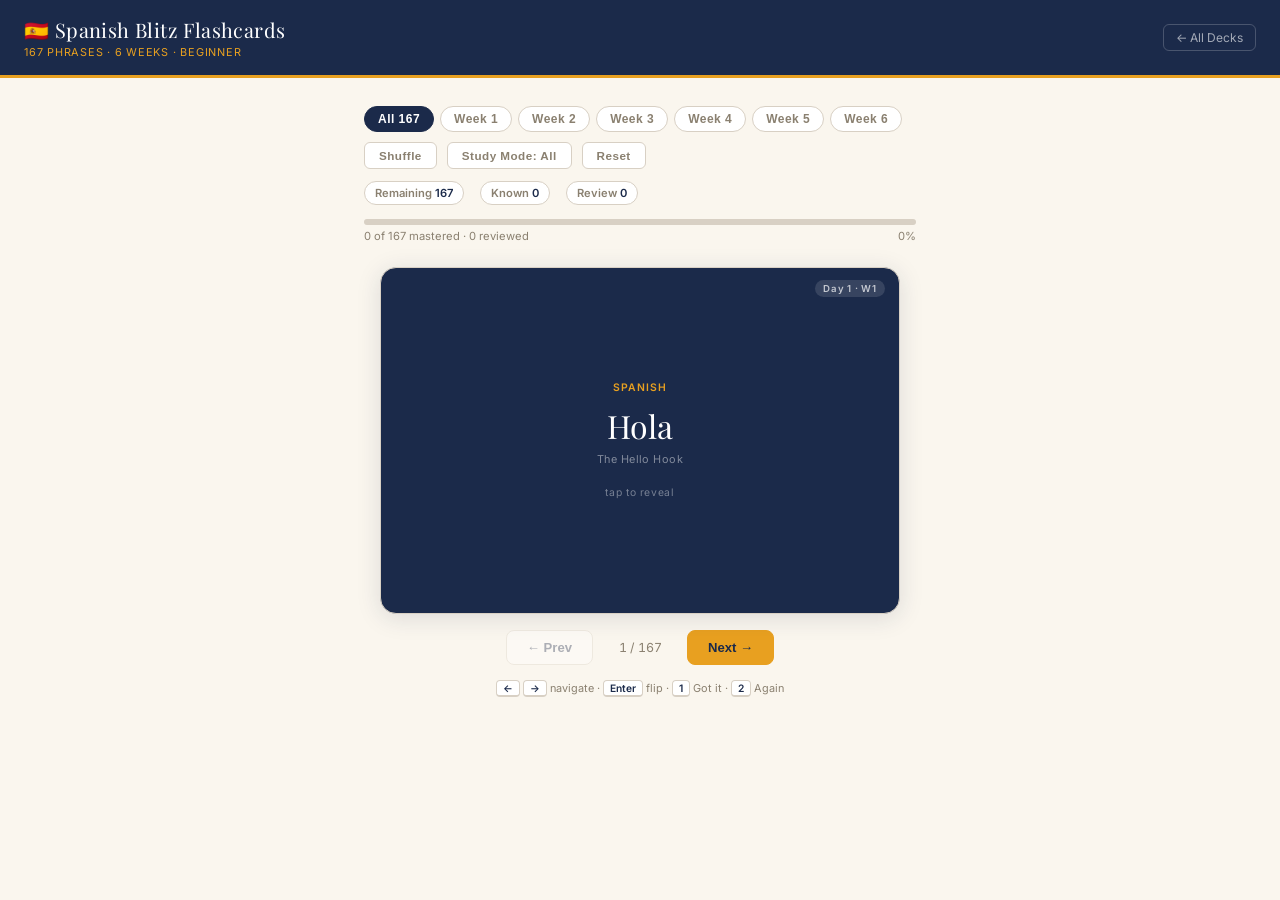
<file: spanish/index.html>
<!DOCTYPE html>
<html lang="en">
<head>
<meta charset="UTF-8">
<meta name="viewport" content="width=device-width, initial-scale=1.0">
<title>Spanish Blitz Flashcards — 30-Day Blitz</title>
<link rel="preconnect" href="https://fonts.googleapis.com">
<link href="https://fonts.googleapis.com/css2?family=Playfair+Display:wght@700&family=Inter:wght@400;500;600&display=swap" rel="stylesheet">
<link rel="stylesheet" href="../assets/style.css">
<style>
  .kbd-hint { font-size:.68rem; color:var(--muted); text-align:center; margin-top:14px; line-height:1.7; }
  .kbd-hint kbd { font-family:inherit; font-size:.64rem; font-weight:600; padding:1px 6px; border:1px solid var(--border); border-bottom-width:2px; border-radius:4px; background:var(--card-bg); color:var(--fg); }
  .card-day-title { font-size:.68rem; color:rgba(255,255,255,.45); margin-top:6px; letter-spacing:.04em; text-align:center; }
  @media (hover:none) { .kbd-hint { display:none; } }
</style>
</head>
<body>

<header class="site-header">
  <div>
    <div class="header-brand">🇪🇸 Spanish Blitz Flashcards</div>
    <div class="header-sub" id="headerSub">Phrases · 6 Weeks · Beginner</div>
  </div>
  <a href="../" class="header-back">← All Decks</a>
</header>

<div class="page-inner">

  <!-- Week filter -->
  <div class="week-tabs" id="weekTabs">
    <button class="week-tab active" data-week="0" id="allTab">All</button>
    <button class="week-tab" data-week="1">Week 1</button>
    <button class="week-tab" data-week="2">Week 2</button>
    <button class="week-tab" data-week="3">Week 3</button>
    <button class="week-tab" data-week="4">Week 4</button>
    <button class="week-tab" data-week="5">Week 5</button>
    <button class="week-tab" data-week="6">Week 6</button>
  </div>

  <!-- Controls -->
  <div class="controls-row">
    <button class="ctrl-btn" id="shuffleBtn">Shuffle</button>
    <button class="ctrl-btn" id="studyModeBtn">Study Mode: All</button>
    <button class="ctrl-btn" id="resetBtn">Reset</button>
  </div>

  <!-- Stats -->
  <div class="stats-strip">
    <div class="stat-pill">Remaining <span id="statRemain">0</span></div>
    <div class="stat-pill">Known <span id="statKnown">0</span></div>
    <div class="stat-pill">Review <span id="statReview">0</span></div>
  </div>

  <!-- Progress -->
  <div class="progress-wrap" style="margin-bottom:4px;">
    <div class="progress-fill" id="progressFill" style="width:0%"></div>
  </div>
  <div style="font-size:.7rem;color:var(--muted);display:flex;justify-content:space-between;margin-bottom:16px;">
    <span id="progressText">0 of 0 mastered</span>
    <span id="progressPct">0%</span>
  </div>

  <!-- Card -->
  <div class="card-area" id="cardArea">
    <div class="flip-card" id="flipCard" role="button" aria-label="Flip card">
      <div class="flip-inner">
        <div class="card-face card-front">
          <div class="card-badge" id="cardBadge">Day 1 · W1</div>
          <div class="card-eyebrow">SPANISH</div>
          <div class="card-main-text" id="cardSpanish">—</div>
          <div class="card-day-title" id="cardDayTitle"></div>
          <div class="card-tap-hint">tap to reveal</div>
        </div>
        <div class="card-face card-back">
          <div class="card-badge-back" id="cardBadgeBack">Day 1 · W1</div>
          <div class="card-eyebrow-back">ENGLISH</div>
          <div class="card-main-back" id="cardEnglish">—</div>
          <div class="card-pron" id="cardPron">—</div>
        </div>
      </div>
    </div>

    <div class="nav-row">
      <button class="btn" id="prevBtn">← Prev</button>
      <span class="card-counter" id="cardCounter">1 / 1</span>
      <button class="btn primary" id="nextBtn">Next →</button>
    </div>

    <div class="verdict-row" id="verdictRow" style="display:none;">
      <button class="verdict-btn again" id="againBtn">↩ Again</button>
      <button class="verdict-btn know"  id="knowBtn">✓ Got it</button>
    </div>

    <div class="kbd-hint">
      <kbd>←</kbd> <kbd>→</kbd> navigate · <kbd>Enter</kbd> flip · <kbd>1</kbd> Got it · <kbd>2</kbd> Again
    </div>
  </div>

  <!-- Done -->
  <div class="done-screen" id="doneScreen">
    <div style="font-family:'Playfair Display',serif;font-size:2.5rem;color:var(--gold);">★</div>
    <div class="done-title">¡Felicidades!</div>
    <div class="done-sub">You've reviewed all the cards in this set.</div>
    <div class="done-stats">
      <div class="done-stat"><div class="done-stat-n" id="doneKnown">0</div><div class="done-stat-label">Known</div></div>
      <div class="done-stat"><div class="done-stat-n" id="doneReview">0</div><div class="done-stat-label">For Review</div></div>
      <div class="done-stat"><div class="done-stat-n" id="donePct">0%</div><div class="done-stat-label">Mastered</div></div>
    </div>
    <button class="btn primary" id="restartBtn" style="margin-top:6px;">Study Again</button>
    <button class="btn" id="reviewWrongBtn" style="margin-top:4px;">Review Missed Only</button>
  </div>

</div><!-- /page-inner -->

<script>
// Day titles from "30-Day Spanish Learning Blitz for Beginners"
const DAYS = {
  1:"The Hello Hook",2:"The Polite Power-Up",3:"The Yes / No Safety Net",4:"Numbers That Matter",5:"The Weekly Loop",
  6:"The Direction Decoder",7:"Ticket to Ride",8:"The Café Survival Kit",9:"The Reset Button",10:"The Travel Boss",
  11:"The Reaction Toolkit",12:"The Internal Pulse",13:"The Support Signal",14:"The Opinion Pivot",15:"The Human Flow",
  16:"The Identity Exchange",17:"The Social Pulse-Check",18:"The Sentence Glue",19:"The Power of “Why”",20:"The Bridge-Builder",
  21:"The Wi-Fi Fix",22:"Lost and Found Logic",23:"The Preference Pivot",24:"The Warm Exit",25:"Recovery Master",
  26:"The Movement Chain",27:"The Café Pro",28:"The Social Bridge",29:"The Calm Anchor",30:"The Signature Flow"
};

// [day, spanish, english, pronunciation]
const RAW = [
  // ── Week 1: The First Contact
  [1,"Hola","Hello","OH-lah"],
  [1,"Gracias","Thank you","GRAH-syahs"],
  [1,"Sí","Yes","see"],
  [1,"No","No","noh"],
  [1,"Por favor","Please","por fah-VOR"],
  [2,"Buenos días","Good morning","BWAY-nohs DEE-ahs"],
  [2,"Buenas tardes","Good afternoon","BWAY-nahs TAR-des"],
  [2,"Buenas noches","Good evening / Good night","BWAY-nahs NOH-ches"],
  [2,"¿Cómo estás?","How are you? (casual)","KOH-moh es-TAHS"],
  [2,"Bien","Good / Fine","byehn"],
  [3,"Me llamo…","My name is…","meh YAH-moh"],
  [3,"Soy de…","I'm from…","soy deh"],
  [3,"Mucho gusto","Nice to meet you","MOO-choh GOOS-toh"],
  [3,"¿Y tú?","And you? (casual)","ee too"],
  [3,"Encantado / Encantada","Delighted (nice to meet you)","en-kahn-TAH-doh / en-kahn-TAH-dah"],
  [4,"Perdón","Sorry / Excuse me","pehr-DON"],
  [4,"Disculpa","Excuse me (to get attention)","dees-KOOL-pah"],
  [4,"¿Cuánto cuesta?","How much does it cost?","KWAN-toh KWEHS-tah"],
  [4,"Esto, por favor","This, please","EHS-toh por fah-VOR"],
  [4,"uno","one","OO-noh"],
  [4,"dos","two","dohs"],
  [4,"tres","three","trehs"],
  [4,"cuatro","four","KWAH-troh"],
  [4,"cinco","five","SEEN-koh"],
  [4,"seis","six","SAY-ees"],
  [4,"siete","seven","SYEH-teh"],
  [4,"ocho","eight","OH-choh"],
  [4,"nueve","nine","NWEH-beh"],
  [4,"diez","ten","dyehs"],
  [5,"Hola, buenos días","Hello, good morning","OH-lah BWAY-nohs DEE-ahs"],
  [5,"Bien, gracias","Good, thank you","byen GRAH-syahs"],
  [5,"Perdón, ¿cuánto cuesta?","Excuse me, how much does it cost?","pehr-DON KWAN-toh KWEHS-tah"],
  [5,"Esto, por favor. Gracias.","This, please. Thank you.","EHS-toh por fah-VOR. GRAH-syahs"],

  // ── Week 2: The City Navigator
  [6,"¿Dónde está…?","Where is…?","DON-deh ehs-TAH"],
  [6,"aquí","here","ah-KEE"],
  [6,"allí","there","ah-YEE"],
  [6,"a la izquierda","to the left","ah lah ees-KYEHR-dah"],
  [6,"a la derecha","to the right","ah lah deh-REH-chah"],
  [6,"todo recto","straight ahead","TOH-doh REHK-toh"],
  [6,"Perdón, ¿dónde está el baño?","Excuse me, where is the bathroom?","pehr-DON DON-deh ehs-TAH ehl BAH-nyoh"],
  [6,"Allí, a la derecha","There, to the right","ah-YEE ah lah deh-REH-chah"],
  [6,"entrada","entrance","ehn-TRAH-dah"],
  [6,"salida","exit","sah-LEE-dah"],
  [6,"abierto","open","ah-BYEHR-toh"],
  [6,"cerrado","closed","seh-RRAH-doh"],
  [7,"boleto / billete","ticket (Latin America / Spain)","boh-LEH-toh / bee-YEH-teh"],
  [7,"estación","station","ehs-tah-SYON"],
  [7,"¿A qué hora sale?","What time does it leave?","ah keh OR-ah SAH-leh"],
  [7,"¿A qué hora llega?","What time does it arrive?","ah keh OR-ah YEH-gah"],
  [7,"Un boleto para ____, por favor","One ticket to ____, please","oon boh-LEH-toh PAH-rah ___ por fah-VOR"],
  [7,"¿Dónde está la estación?","Where is the station?","DON-deh ehs-TAH lah ehs-tah-SYON"],
  [8,"Quiero…","I want…","KYEH-roh"],
  [8,"Me gustaría…","I would like…","meh goo-stah-REE-ah"],
  [8,"Quiero un café","I want a coffee","KYEH-roh oon kah-FEH"],
  [8,"Agua, por favor","Water, please","AH-gwah por fah-VOR"],
  [8,"El menú, por favor","The menu, please","ehl meh-NOO por fah-VOR"],
  [8,"La cuenta, por favor","The bill / check, please","lah KWEHN-tah por fah-VOR"],
  [8,"Está rico","It's tasty (right now)","ehs-TAH REE-koh"],
  [9,"No entiendo","I don't understand","noh en-TYEN-doh"],
  [9,"Más despacio, por favor","More slowly, please","mahs dehs-PAH-syoh por fah-VOR"],
  [9,"¿Puede repetir?","Can you repeat?","PWEH-deh reh-peh-TEER"],
  [9,"¿Me puede ayudar?","Can you help me?","meh PWEH-deh ah-yoo-DAR"],
  [9,"Perdón, no entiendo","Excuse me, I don't understand","pehr-DON noh en-TYEN-doh"],
  [9,"Sí, claro","Yes, of course","see KLAH-roh"],
  [10,"¿A qué hora?","At what time?","ah keh OR-ah"],
  [10,"Hola. Perdón, ¿dónde está la estación?","Hello. Excuse me, where is the station?","OH-lah. pehr-DON DON-deh ehs-TAH lah ehs-tah-SYON"],
  [10,"¿Puede repetir, por favor?","Can you repeat, please?","PWEH-deh reh-peh-TEER por fah-VOR"],

  // ── Week 3: The Local Vibe
  [11,"¡Qué bien!","That's great!","keh BYEHN"],
  [11,"¡Genial!","Awesome!","heh-nee-AHL"],
  [11,"¿En serio?","Really?","en SEH-ree-oh"],
  [11,"Claro","Of course","KLAH-roh"],
  [11,"Vale","Okay / Got it (Spain)","VAH-leh"],
  [11,"Voy a España","I'm going to Spain","boy ah ehs-PAH-nyah"],
  [11,"Tengo un vuelo hoy","I have a flight today","TEN-goh oon BWEH-loh oy"],
  [12,"Estoy cansado / cansada","I'm tired","ehs-TOY kan-SAH-doh / kan-SAH-dah"],
  [12,"Tengo hambre","I'm hungry","TEN-goh AHM-breh"],
  [12,"Estoy feliz","I'm happy","ehs-TOY feh-LEES"],
  [12,"Estoy nervioso / nerviosa","I'm nervous","ehs-TOY nehr-BYOH-soh / nehr-BYOH-sah"],
  [12,"Estoy listo / lista","I'm ready","ehs-TOY LEES-toh / LEES-tah"],
  [12,"¿Todo bien?","Is everything okay?","TOH-doh BYEHN"],
  [12,"¿Tienes hambre?","Are you hungry?","TYEH-nehs AHM-breh"],
  [13,"¡Vamos!","Let's go!","VAH-mohs"],
  [13,"No pasa nada","It's no problem / It's fine","noh PAH-sah NAH-dah"],
  [13,"¡Ánimo!","You've got this!","AH-nee-moh"],
  [13,"Tranquilo / Tranquila","Relax / Calm down","trahn-KEE-loh / trahn-KEE-lah"],
  [13,"Todo bien","All good","TOH-doh BYEHN"],
  [14,"Me gusta","I like it","meh GOOS-tah"],
  [14,"Me encanta","I love it","meh en-KAHN-tah"],
  [14,"No me gusta","I don't like it","noh meh GOOS-tah"],
  [14,"Muy bueno","Very good","mooy BWEH-noh"],
  [14,"Es rico","It is rich (general quality — not for food you're eating)","ehs REE-koh"],
  [14,"¿Te gusta?","Do you like it?","teh GOOS-tah"],
  [14,"Sí, me encanta. Está rico.","Yes, I love it. It tastes good.","see meh en-KAHN-tah. ehs-TAH REE-koh"],
  [15,"Sí, me gusta mucho","Yes, I like it a lot","see meh GOOS-tah MOO-choh"],
  [15,"¿Te gusta la ciudad?","Do you like the city?","teh GOOS-tah lah syoo-DAHD"],
  [15,"Prueba esto","Try this","PRWEH-bah EHS-toh"],

  // ── Week 4: The Social Bridge
  [16,"¿Cómo te llamas?","What's your name? (casual)","KOH-moh teh YAH-mahs"],
  [16,"¿Cómo se llama?","What's your name? (polite)","KOH-moh seh YAH-mah"],
  [16,"Te presento a…","Let me introduce you to…","teh preh-SEHN-toh ah"],
  [16,"Ah, mira","Oh, look","ah MEE-rah"],
  [16,"Me llamo Sara. Encantada.","My name is Sara. Nice to meet you.","meh YAH-moh SAH-rah. en-kahn-TAH-dah"],
  [17,"¿Cómo vas?","How's it going?","KOH-moh bahs"],
  [17,"Más o menos","So-so","mahs oh MEH-nohs"],
  [17,"Bien, gracias. ¿Y tú?","Good, thanks. And you?","byehn GRAH-syahs. ee too"],
  [17,"Más o menos… pero todo bien","So-so… but all good","mahs oh MEH-nohs… PEH-roh TOH-doh BYEHN"],
  [17,"Todo tranquilo","Everything's chill","TOH-doh trahn-KEE-loh"],
  [17,"Todo claro","Everything's clear","TOH-doh KLAH-roh"],
  [18,"y","and","ee"],
  [18,"pero","but","PEH-roh"],
  [18,"también","also / too","tahm-BYEHN"],
  [18,"Yo también","Me too","yoh tahm-BYEHN"],
  [18,"Me gusta, pero…","I like it, but…","meh GOOS-tah PEH-roh"],
  [18,"Me gusta, pero es caro","I like it, but it's expensive","meh GOOS-tah PEH-roh ehs KAH-roh"],
  [18,"A mí también, pero prefiero té","Me too, but I prefer tea","ah mee tahm-BYEHN PEH-roh preh-FYEH-roh teh"],
  [19,"porque","because","POR-keh"],
  [19,"Quiero café porque estoy cansado / cansada","I want coffee because I'm tired","KYEH-roh kah-FEH POR-keh ehs-TOY kan-SAH-doh"],
  [19,"Me gusta aquí porque es tranquilo","I like it here because it's calm","meh GOOS-tah ah-KEE POR-keh ehs trahn-KEE-loh"],
  [19,"Yo tampoco","Me neither","yoh tahm-POH-koh"],
  [19,"¿Quieres café?","Do you want coffee?","KYEH-rehs kah-FEH"],
  [20,"¿Quieres…?","Do you want…?","KYEH-rehs"],
  [20,"Vamos a…","Let's go to…","VAH-mohs ah"],
  [20,"Hoy","Today","oy"],
  [20,"Mañana","Tomorrow","mah-NYAH-nah"],
  [20,"Tal vez","Maybe","tahl behs"],
  [20,"Sí. Vamos, porque tengo hambre.","Yes. Let's go, because I'm hungry.","see. VAH-mohs POR-keh TEN-goh AHM-breh"],

  // ── Week 5: The Calm Communicator
  [21,"No funciona","It doesn't work","noh foon-SYOH-nah"],
  [21,"El wifi no funciona","The Wi-Fi doesn't work","ehl WEE-fee noh foon-SYOH-nah"],
  [21,"¿Puede ayudarme?","Can you help me?","PWEH-deh ah-yoo-DAR-meh"],
  [21,"¿Puede ayudarme, por favor?","Can you help me, please?","PWEH-deh ah-yoo-DAR-meh por fah-VOR"],
  [21,"¿Puede esperar?","Can you wait?","PWEH-deh ehs-peh-RAR"],
  [22,"Perdí…","I lost…","pehr-DEE"],
  [22,"Perdí mi bolsa","I lost my bag","pehr-DEE mee BOL-sah"],
  [22,"Perdí mi mochila","I lost my backpack","pehr-DEE mee moh-CHEE-lah"],
  [22,"Necesito ayuda","I need help","neh-seh-SEE-toh ah-YOO-dah"],
  [23,"ruidoso / ruidosa","noisy","rwee-DOH-soh / rwee-DOH-sah"],
  [23,"No me gusta esta habitación porque es ruidosa","I don't like this room because it's noisy","noh meh GOOS-tah EHS-tah ah-bee-tah-SYON POR-keh ehs rwee-DOH-sah"],
  [23,"¿Puede cambiarme?","Can you change it for me?","PWEH-deh kahm-BYAR-meh"],
  [23,"Entiendo","I understand","en-TYEN-doh"],
  [23,"¿Quiere otra habitación?","Do you want another room?","KYEH-reh OH-trah ah-bee-tah-SYON"],
  [24,"Muchas gracias","Thank you very much","MOO-chahs GRAH-syahs"],
  [24,"De nada","You're welcome","deh NAH-dah"],
  [24,"Que tenga buen día","Have a nice day (polite)","keh TEN-gah bwehn DEE-ah"],
  [24,"Que descanses","Rest well / Goodnight","keh dehs-KAHN-sehs"],
  [25,"Perdón, el wifi no funciona","Excuse me, the Wi-Fi doesn't work","pehr-DON ehl WEE-fee noh foon-SYOH-nah"],
  [25,"Claro, puedo cambiarla","Of course, I can change it","KLAH-roh PWEH-doh kahm-BYAR-lah"],
  [25,"De nada. Que tenga buen día.","You're welcome. Have a nice day.","deh NAH-dah. keh TEN-gah bwehn DEE-ah"],

  // ── Week 6: The Blitz Master's Victory
  [26,"Allí, todo recto","There, straight ahead","ah-YEE TOH-doh REHK-toh"],
  [26,"Un boleto para Sevilla, por favor","One ticket to Seville, please","oon boh-LEH-toh PAH-rah seh-BEE-yah por fah-VOR"],
  [26,"Perdón, ¿dónde está la estación?","Excuse me, where is the station?","pehr-DON DON-deh ehs-TAH lah ehs-tah-SYON"],
  [27,"Me gustaría un café, por favor","I would like a coffee, please","meh goo-stah-REE-ah oon kah-FEH por fah-VOR"],
  [27,"Está rico. Gracias.","It's tasty. Thank you.","ehs-TAH REE-koh. GRAH-syahs"],
  [28,"Todo bien, pero estoy cansado / cansada","All good, but I'm tired","TOH-doh BYEHN PEH-roh ehs-TOY kan-SAH-doh"],
  [28,"¿Quieres un café?","Do you want a coffee?","KYEH-rehs oon kah-FEH"],
  [28,"Sí, claro, porque tengo hambre","Yes, of course, because I'm hungry","see KLAH-roh POR-keh TEN-goh AHM-breh"],
  [29,"Ayuda","Help","ah-YOO-dah"],
  [29,"Médico","Doctor","MEH-dee-koh"],
  [29,"Policía","Police","poh-lee-SEE-ah"],
  [29,"¿Dónde está el médico?","Where is the doctor?","DON-deh ehs-TAH ehl MEH-dee-koh"],
  [29,"¿Dónde está la policía?","Where are the police?","DON-deh ehs-TAH lah poh-lee-SEE-ah"],
  [29,"Perdón… necesito ayuda","Excuse me… I need help","pehr-DON neh-seh-SEE-toh ah-YOO-dah"],
  [29,"¿Qué pasa?","What's happening?","keh PAH-sah"],
  [30,"Me llamo ____. Mucho gusto.","My name is ____. Nice to meet you.","meh YAH-moh ___. MOO-choh GOOS-toh"],
  [30,"Me gusta este lugar porque está tranquilo","I like this place because it's calm","meh GOOS-tah EHS-teh loo-GAR POR-keh ehs-TAH trahn-KEE-loh"],
  [30,"Muchas gracias. Que descanses.","Thank you very much. Rest well.","MOO-chahs GRAH-syahs. keh dehs-KAHN-sehs"],
  [30,"¡Felicidades!","Congratulations!","feh-lee-see-DAH-dehs"],
  [30,"Gracias por hacer el viaje","Thank you for making the journey","GRAH-syahs por ah-SEHR ehl BYAH-heh"],
  [30,"Esto no es el final. Es el comienzo.","This isn't the end. It's the beginning.","EHS-toh noh ehs ehl fee-NAHL. ehs ehl koh-MYEHN-soh"]
];

const CARDS = RAW.map((r,i)=>({id:i,day:r[0],week:Math.ceil(r[0]/5),spanish:r[1],english:r[2],pron:r[3]}));

let queue=[], idx=0, known=new Set(), again=new Set(), flipped=false, studyMode='all', activeWeek=0;
const $=id=>document.getElementById(id);

// Header + "All" tab counts
$('headerSub').textContent=`${CARDS.length} Phrases · 6 Weeks · Beginner`;
$('allTab').textContent=`All ${CARDS.length}`;

function buildQueue(){
  let base=activeWeek===0?[...CARDS]:CARDS.filter(c=>c.week===activeWeek);
  if(studyMode==='again') base=base.filter(c=>missed.has(c.id));
  queue=base; idx=0; known.clear(); again.clear(); render();
}
// cards marked "Again" survive a rebuild so "Review Missed Only" has something to show
let missed=new Set();

function shuffle(a){for(let i=a.length-1;i>0;i--){const j=Math.floor(Math.random()*(i+1));[a[i],a[j]]=[a[j],a[i]];}}

function render(){
  const total=queue.length, done=known.size+again.size;
  const pct=total?Math.round(known.size/total*100):0;
  $('progressFill').style.width=pct+'%';
  $('progressText').textContent=`${known.size} of ${total} mastered · ${done} reviewed`;
  $('progressPct').textContent=pct+'%';
  $('statRemain').textContent=total-done;
  $('statKnown').textContent=known.size;
  $('statReview').textContent=again.size;
  if(!total){
    $('cardSpanish').textContent='No missed cards 🎉';
    $('cardEnglish').textContent='—'; $('cardPron').textContent='';
    $('cardDayTitle').textContent='Switch Study Mode back to All';
    $('cardCounter').textContent='0 / 0';
    $('prevBtn').disabled=true; $('nextBtn').disabled=true;
    $('verdictRow').style.display='none';
    return;
  }
  if(idx>=total){showDone();return;}
  const c=queue[idx];
  $('cardSpanish').textContent=c.spanish;
  $('cardEnglish').textContent=c.english;
  $('cardPron').textContent=c.pron||'—';
  $('cardDayTitle').textContent=DAYS[c.day]||'';
  const b=`Day ${c.day} · W${c.week}`;
  $('cardBadge').textContent=b; $('cardBadgeBack').textContent=b;
  $('cardCounter').textContent=`${idx+1} / ${total}`;
  $('flipCard').classList.remove('flipped'); flipped=false;
  $('verdictRow').style.display='none';
  $('prevBtn').disabled=idx===0; $('nextBtn').disabled=idx>=total-1;
}
function showDone(){
  $('cardArea').style.display='none'; $('doneScreen').classList.add('visible');
  const k=known.size,a=again.size,t=queue.length;
  $('doneKnown').textContent=k; $('doneReview').textContent=a;
  $('donePct').textContent=t?Math.round(k/t*100)+'%':'0%';
  $('reviewWrongBtn').style.display=a?'inline-flex':'none';
}
function hideDone(){$('doneScreen').classList.remove('visible');$('cardArea').style.display='flex';}

function flip(){
  if(!queue.length||idx>=queue.length) return;
  $('flipCard').classList.toggle('flipped'); flipped=!flipped;
  $('verdictRow').style.display=flipped?'flex':'none';
}
function verdict(gotIt){
  const c=queue[idx]; if(!c) return;
  if(gotIt){known.add(c.id);again.delete(c.id);missed.delete(c.id);}
  else{again.add(c.id);known.delete(c.id);missed.add(c.id);}
  if(idx<queue.length-1){idx++;render();}
  else{render();showDone();}
}
function setStudyMode(m){
  studyMode=m;
  $('studyModeBtn').textContent=m==='all'?'Study Mode: All':'Study Mode: Missed';
  $('studyModeBtn').classList.toggle('on',m==='again');
}

$('flipCard').addEventListener('click',flip);
$('prevBtn').addEventListener('click',()=>{if(idx>0){idx--;render();}});
$('nextBtn').addEventListener('click',()=>{if(idx<queue.length-1){idx++;render();}});
$('knowBtn').addEventListener('click',()=>verdict(true));
$('againBtn').addEventListener('click',()=>verdict(false));
$('shuffleBtn').addEventListener('click',()=>{shuffle(queue);idx=0;known.clear();again.clear();render();hideDone();});
$('resetBtn').addEventListener('click',()=>{missed.clear();setStudyMode('all');buildQueue();hideDone();});
$('restartBtn').addEventListener('click',()=>{buildQueue();hideDone();});
$('reviewWrongBtn').addEventListener('click',()=>{setStudyMode('again');buildQueue();hideDone();});
$('studyModeBtn').addEventListener('click',()=>{setStudyMode(studyMode==='all'?'again':'all');buildQueue();hideDone();});
$('weekTabs').addEventListener('click',e=>{
  const btn=e.target.closest('.week-tab'); if(!btn)return;
  document.querySelectorAll('.week-tab').forEach(b=>b.classList.remove('active'));
  btn.classList.add('active'); activeWeek=parseInt(btn.dataset.week);
  setStudyMode('all'); buildQueue(); hideDone();
});

document.addEventListener('keydown',e=>{
  if(e.altKey||e.ctrlKey||e.metaKey) return;
  const doneVisible=$('doneScreen').classList.contains('visible');
  switch(e.key){
    case 'ArrowRight': e.preventDefault(); if(!doneVisible) $('nextBtn').click(); break;
    case 'ArrowLeft':  e.preventDefault(); if(!doneVisible) $('prevBtn').click(); break;
    case 'Enter': case ' ':
      e.preventDefault();
      if(doneVisible) $('restartBtn').click(); else flip();
      break;
    case '1': if(flipped&&!doneVisible) verdict(true); break;
    case '2': if(flipped&&!doneVisible) verdict(false); break;
  }
});

buildQueue();
</script>
</body>
</html>
</file>
<file: assets/style.css>
/* ── 30-Day Blitz — Shared Flashcard Theme ─────────────────────── */
/* Drop this file in /assets/ — all deck pages link to it          */

/* tokens */
:root {
  --navy:   #1B2A4A;
  --gold:   #E8A020;
  --cream:  #FAF6EE;
  --green:  #3A7D44;
  --mgrey:  #8A8070;
  --lgrey:  #D8D0C4;
  --lgold:  #FDF3E0;
  --lgreen: #EAF4EC;

  --bg:        var(--cream);
  --fg:        var(--navy);
  --card-bg:   #ffffff;
  --shadow:    0 4px 24px rgba(27,42,74,.13);
  --muted:     var(--mgrey);
  --border:    var(--lgrey);
  --btn-hover: #c98a18;

  color-scheme: light;
}

@media (prefers-color-scheme: dark) {
  :root {
    --bg:      #111827;
    --fg:      #EEE8DC;
    --card-bg: #1e293b;
    --shadow:  0 4px 24px rgba(0,0,0,.4);
    --muted:   #9ca3af;
    --border:  #374151;
    --lgold:   #2a2010;
    --lgreen:  #0f2414;
    color-scheme: dark;
  }
}

/* base */
*, *::before, *::after { box-sizing: border-box; margin: 0; padding: 0; }
body {
  font-family: 'Inter', system-ui, sans-serif;
  background: var(--bg);
  color: var(--fg);
  min-height: 100vh;
}

/* header */
.site-header {
  background: var(--navy);
  padding: 16px 24px;
  border-bottom: 3px solid var(--gold);
  display: flex;
  align-items: center;
  justify-content: space-between;
  flex-wrap: wrap;
  gap: 10px;
}
.site-header a { text-decoration: none; }
.header-brand {
  font-family: 'Playfair Display', Georgia, serif;
  font-size: clamp(.95rem, 3.5vw, 1.25rem);
  color: #fff;
  letter-spacing: .02em;
}
.header-sub {
  font-size: .68rem;
  color: var(--gold);
  letter-spacing: .07em;
  text-transform: uppercase;
  margin-top: 2px;
}
.header-back {
  font-size: .75rem;
  color: rgba(255,255,255,.6);
  border: 1px solid rgba(255,255,255,.2);
  padding: 5px 12px;
  border-radius: 6px;
  transition: all .15s;
}
.header-back:hover { color: #fff; border-color: rgba(255,255,255,.5); }

/* shared button */
.btn {
  display: inline-flex;
  align-items: center;
  justify-content: center;
  padding: 9px 20px;
  border-radius: 8px;
  font-size: .82rem;
  font-weight: 600;
  cursor: pointer;
  border: 1.5px solid var(--border);
  background: var(--card-bg);
  color: var(--fg);
  transition: all .15s;
}
.btn:hover { border-color: var(--gold); }
.btn.primary {
  background: var(--gold);
  border-color: var(--gold);
  color: var(--navy);
}
.btn.primary:hover { background: var(--btn-hover); border-color: var(--btn-hover); }
.btn:disabled { opacity: .35; cursor: default; }

/* progress */
.progress-wrap { background: var(--border); border-radius: 4px; height: 6px; overflow: hidden; }
.progress-fill { height: 100%; background: linear-gradient(90deg, var(--gold), var(--green)); border-radius: 4px; transition: width .4s ease; }

/* card shell */
.flip-card { width: 100%; max-width: 520px; perspective: 1200px; cursor: pointer; user-select: none; -webkit-tap-highlight-color: transparent; }
.flip-inner { position: relative; width: 100%; aspect-ratio: 3/2; transition: transform .55s cubic-bezier(.4,.2,.2,1); transform-style: preserve-3d; }
.flip-card.flipped .flip-inner { transform: rotateY(180deg); }
.card-face { position: absolute; inset: 0; border-radius: 16px; display: flex; flex-direction: column; align-items: center; justify-content: center; padding: 28px 24px; backface-visibility: hidden; -webkit-backface-visibility: hidden; box-shadow: var(--shadow); border: 1px solid var(--border); }
.card-front { background: var(--navy); }
.card-back  { background: var(--card-bg); transform: rotateY(180deg); }
.card-eyebrow { font-size: .65rem; font-weight: 600; letter-spacing: .1em; text-transform: uppercase; color: var(--gold); margin-bottom: 12px; }
.card-eyebrow-back { font-size: .65rem; font-weight: 600; letter-spacing: .1em; text-transform: uppercase; color: var(--muted); margin-bottom: 12px; }
.card-main-text { font-family: 'Playfair Display', serif; font-size: clamp(1.3rem, 5vw, 2rem); color: #fff; text-align: center; line-height: 1.25; text-wrap: balance; }
.card-main-back { font-size: clamp(1.05rem, 4vw, 1.55rem); font-weight: 600; color: var(--fg); text-align: center; line-height: 1.3; text-wrap: balance; margin-bottom: 10px; }
.card-pron     { font-size: .85rem; color: var(--green); font-style: italic; text-align: center; }
.card-tap-hint { font-size: .65rem; color: rgba(255,255,255,.4); margin-top: 20px; letter-spacing: .06em; }
.card-badge     { position: absolute; top: 12px; right: 14px; background: rgba(255,255,255,.12); color: rgba(255,255,255,.7); font-size: .6rem; font-weight: 600; letter-spacing: .08em; padding: 3px 8px; border-radius: 10px; }
.card-badge-back{ position: absolute; top: 12px; right: 14px; background: var(--lgold); color: var(--navy); font-size: .6rem; font-weight: 600; letter-spacing: .08em; padding: 3px 8px; border-radius: 10px; }

/* verdict row */
.verdict-row { display: flex; gap: 10px; width: 100%; max-width: 520px; margin-top: 10px; }
.verdict-btn { flex: 1; padding: 10px; border-radius: 8px; font-size: .8rem; font-weight: 600; cursor: pointer; border: 1.5px solid; transition: all .15s; display: flex; align-items: center; justify-content: center; gap: 6px; }
.verdict-btn.know  { background: var(--lgreen); border-color: var(--green); color: var(--green); }
.verdict-btn.know:hover  { background: var(--green); color: #fff; }
.verdict-btn.again { background: var(--lgold); border-color: var(--gold); color: #8a5a00; }
.verdict-btn.again:hover { background: var(--gold); color: var(--navy); }

/* week tabs */
.week-tabs { display: flex; gap: 6px; flex-wrap: wrap; padding: 14px 0 10px; }
.week-tab { padding: 5px 13px; border-radius: 20px; font-size: .75rem; font-weight: 600; letter-spacing: .04em; cursor: pointer; border: 1.5px solid var(--border); background: var(--card-bg); color: var(--muted); transition: all .15s; }
.week-tab:hover { border-color: var(--gold); color: var(--fg); }
.week-tab.active { background: var(--navy); border-color: var(--navy); color: #fff; }

/* controls */
.controls-row { display: flex; gap: 10px; flex-wrap: wrap; margin-bottom: 12px; align-items: center; }
.ctrl-btn { font-size: .73rem; font-weight: 600; letter-spacing: .04em; padding: 6px 14px; border-radius: 6px; border: 1.5px solid var(--border); background: var(--card-bg); color: var(--muted); cursor: pointer; transition: all .15s; }
.ctrl-btn:hover, .ctrl-btn.on { border-color: var(--gold); color: var(--fg); }
.ctrl-btn.on { background: var(--lgold); }

/* stats strip */
.stats-strip { display: flex; gap: 16px; margin-bottom: 14px; flex-wrap: wrap; }
.stat-pill { font-size: .7rem; font-weight: 600; padding: 4px 10px; border-radius: 12px; background: var(--card-bg); border: 1px solid var(--border); color: var(--muted); }
.stat-pill span { color: var(--fg); }

/* nav row */
.nav-row { display: flex; align-items: center; gap: 12px; margin-top: 16px; width: 100%; max-width: 520px; justify-content: center; }
.card-counter { font-size: .78rem; color: var(--muted); font-variant-numeric: tabular-nums; min-width: 70px; text-align: center; }

/* done screen */
.done-screen { display: none; flex-direction: column; align-items: center; text-align: center; padding: 40px 0; gap: 14px; }
.done-screen.visible { display: flex; }
.done-title { font-family: 'Playfair Display', serif; font-size: 1.6rem; }
.done-sub   { font-size: .9rem; color: var(--muted); }
.done-stats { display: flex; gap: 20px; flex-wrap: wrap; justify-content: center; }
.done-stat  { background: var(--card-bg); border: 1px solid var(--border); border-radius: 10px; padding: 14px 22px; min-width: 100px; }
.done-stat-n { font-family: 'Playfair Display', serif; font-size: 2rem; color: var(--gold); font-variant-numeric: tabular-nums; }
.done-stat-label { font-size: .7rem; color: var(--muted); margin-top: 2px; }

/* page wrapper */
.page-inner { padding: 14px 24px 40px; max-width: 600px; margin: 0 auto; }
.card-area  { display: flex; flex-direction: column; align-items: center; padding: 8px 0 20px; }

@media (max-width: 480px) {
  .site-header { padding: 14px 16px; }
  .page-inner  { padding: 12px 16px 32px; }
}
</file>
